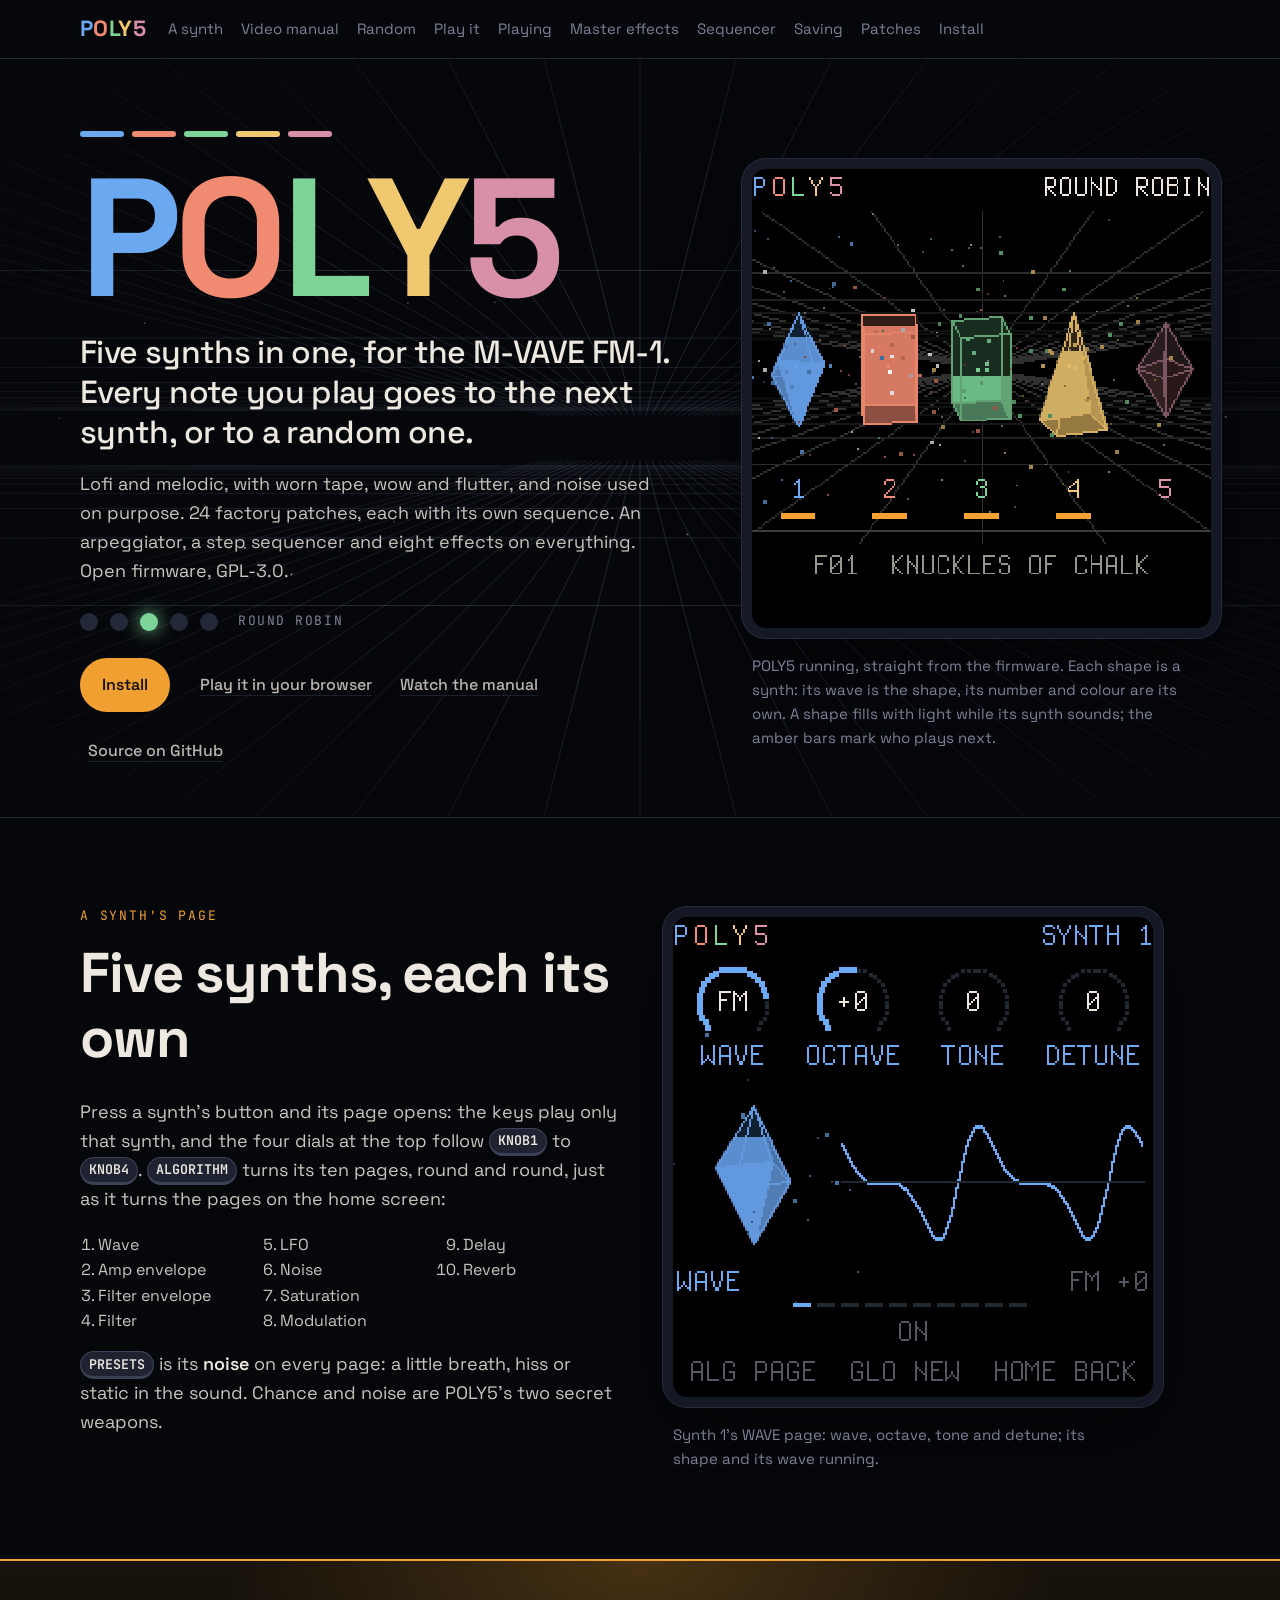
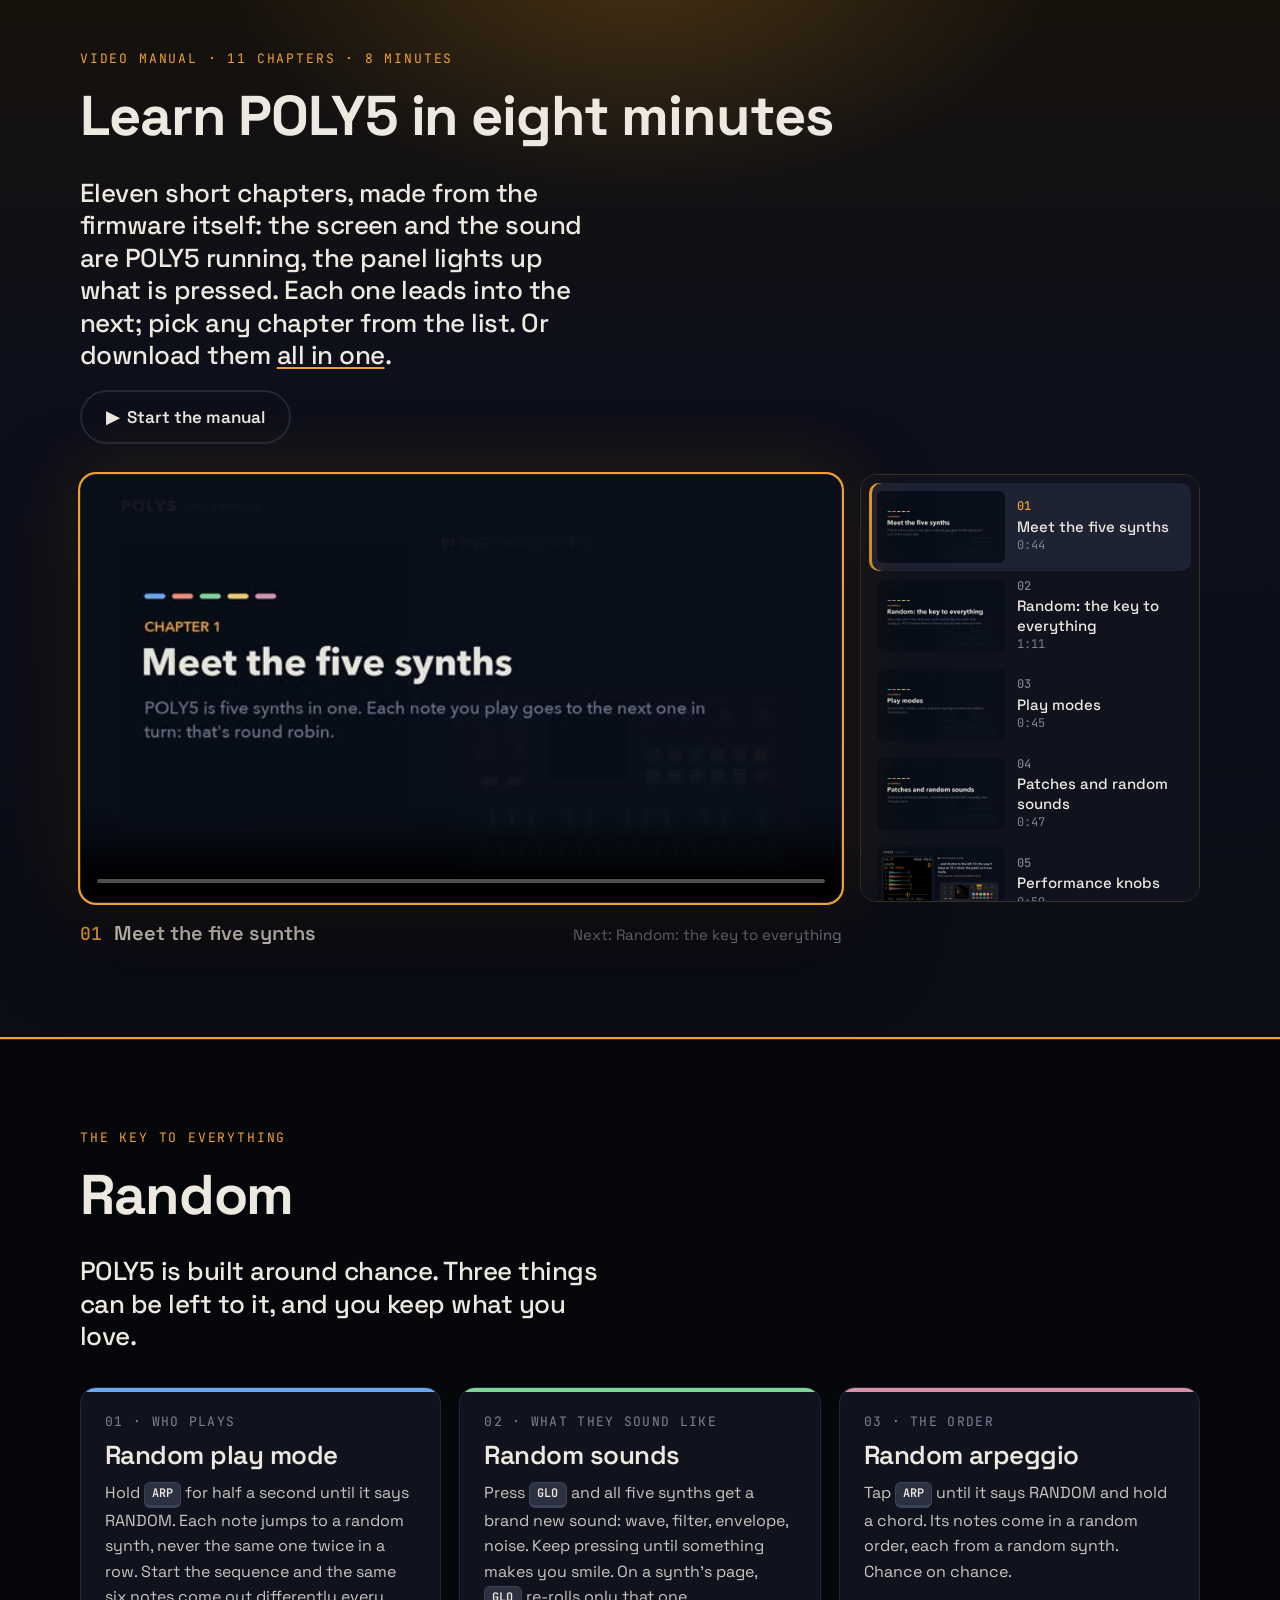
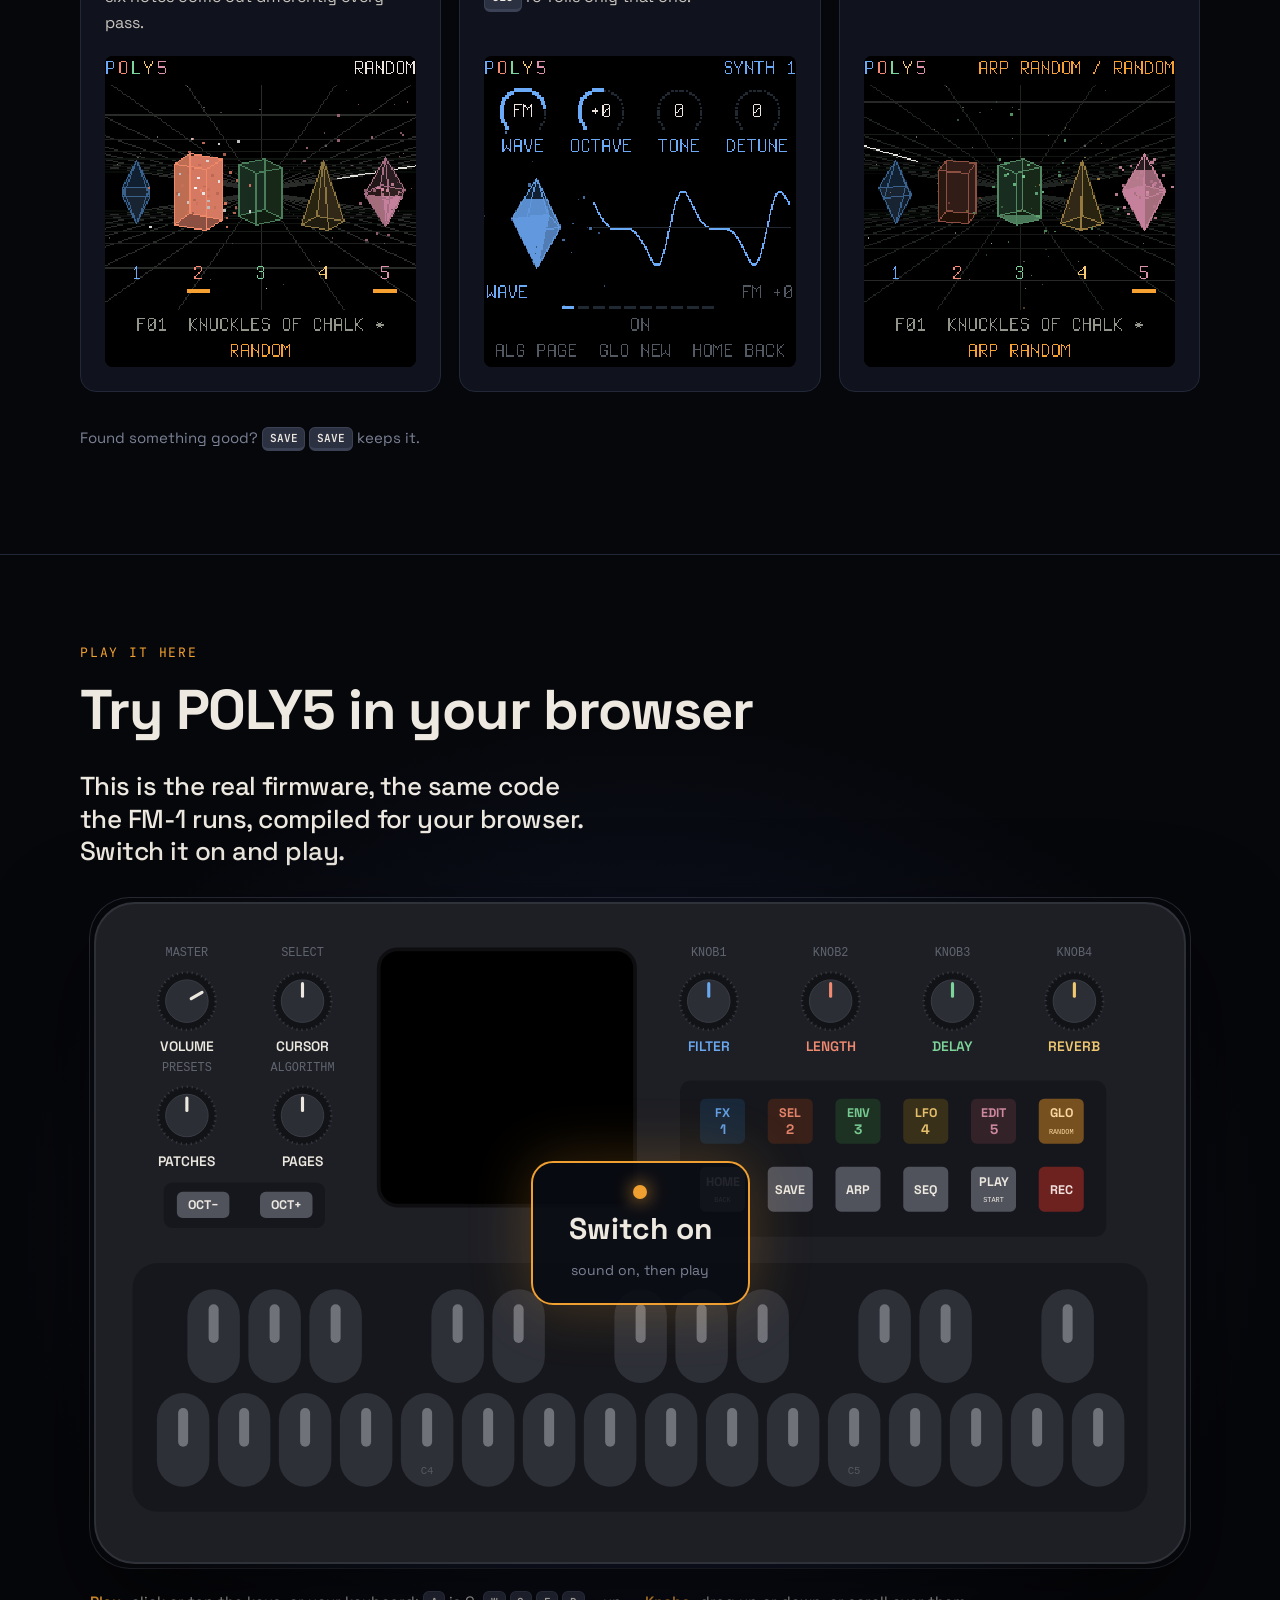
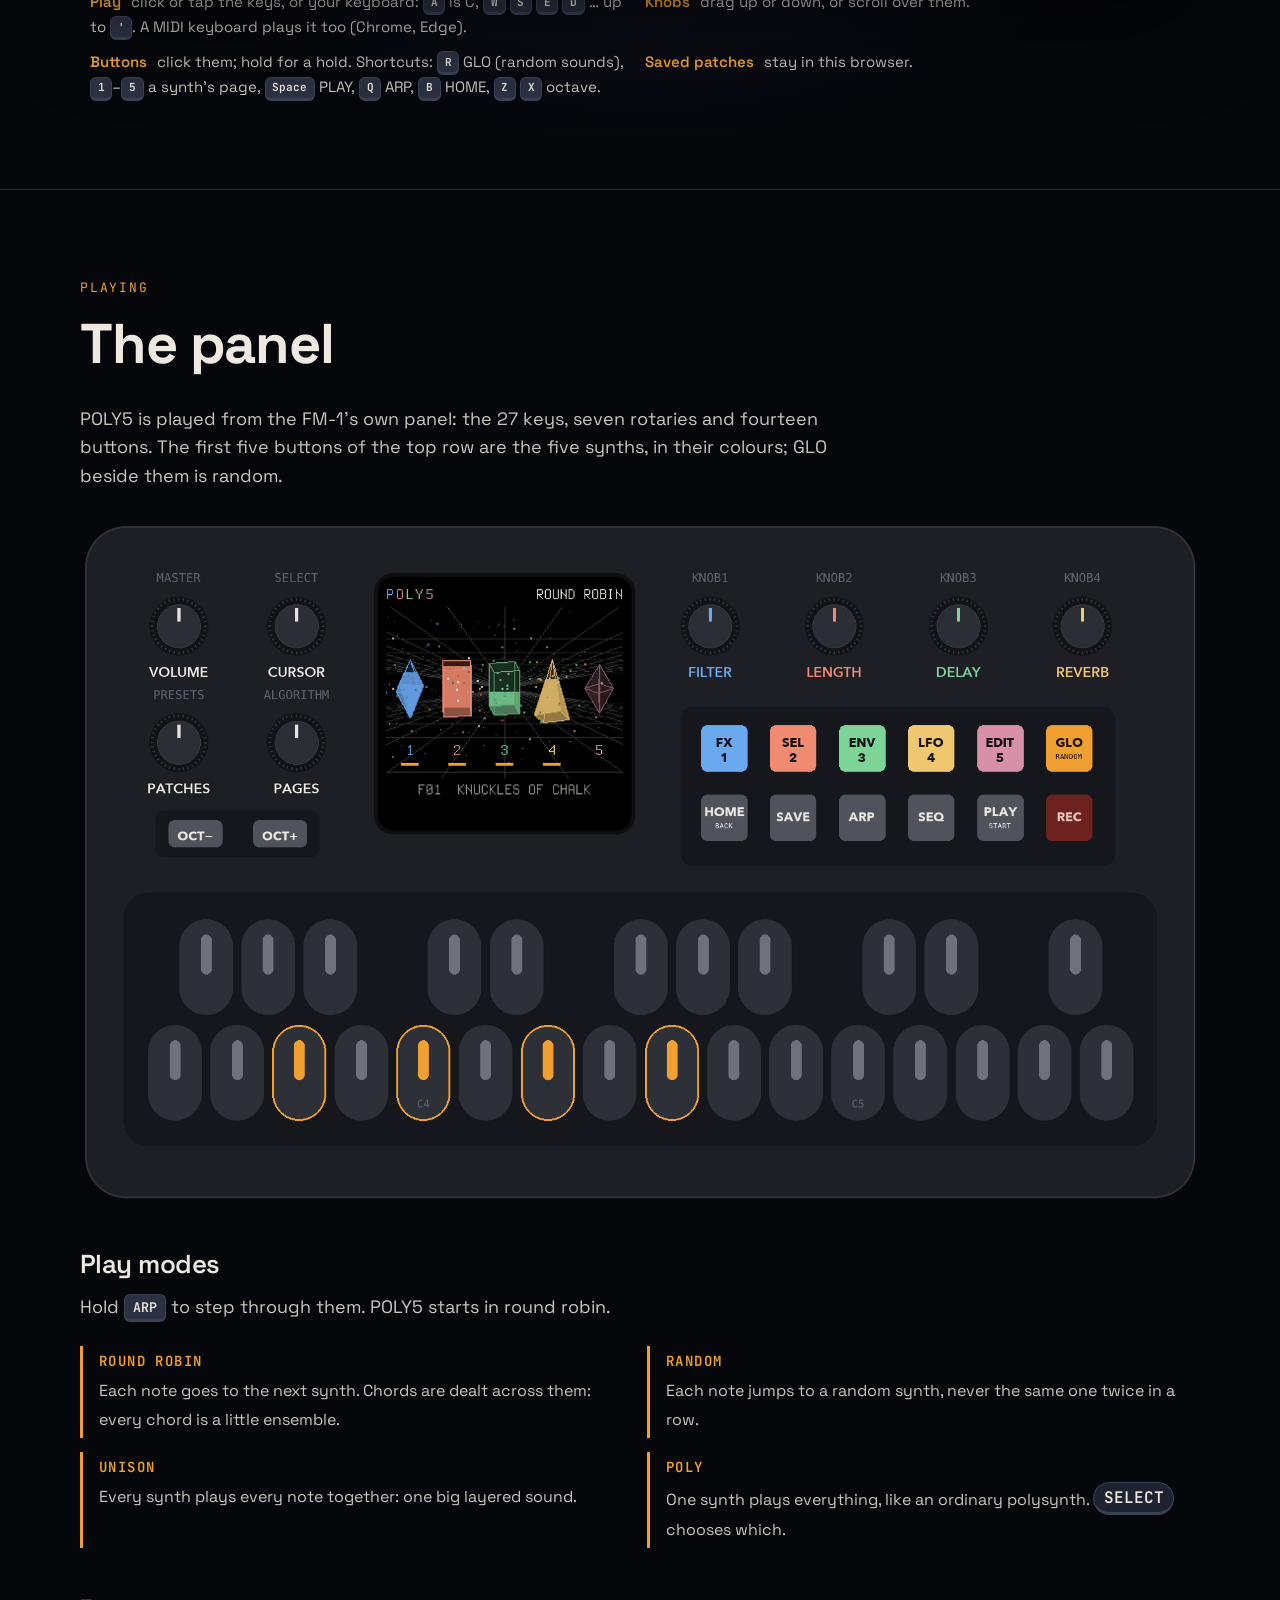
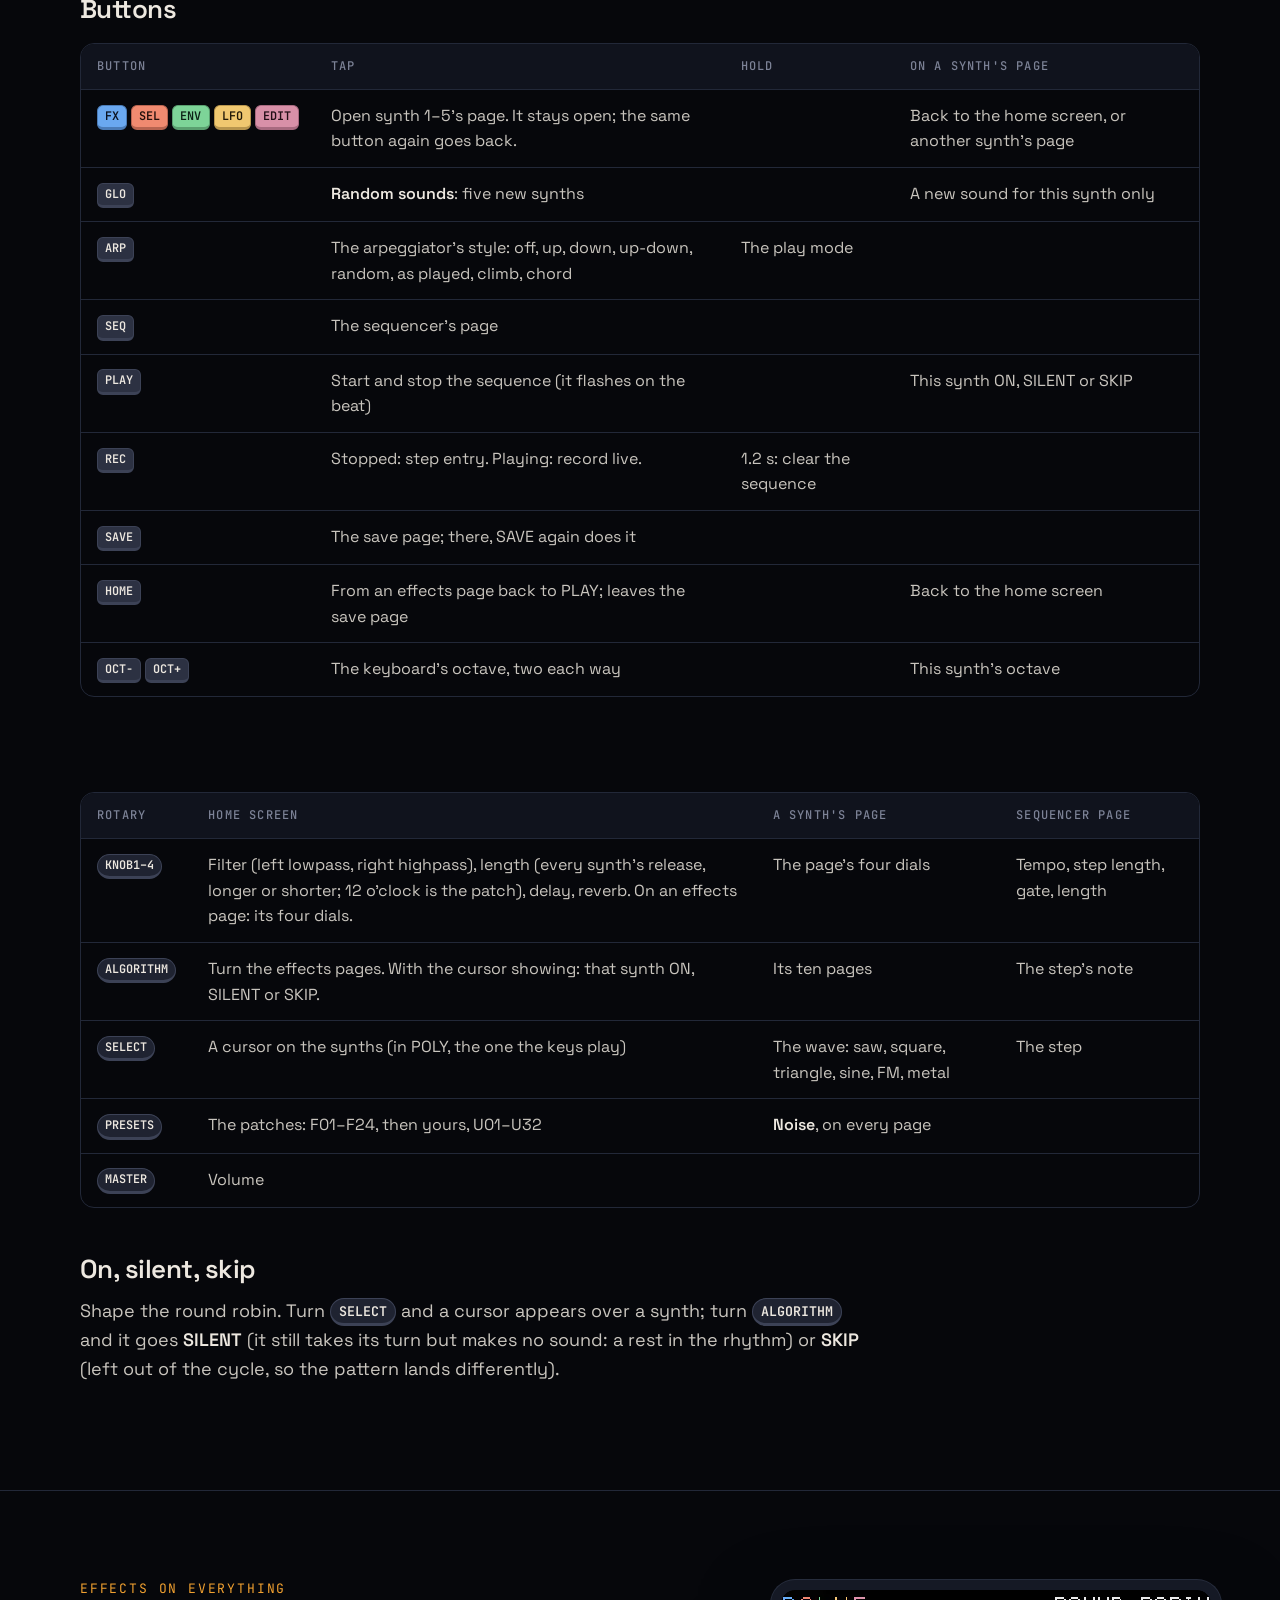
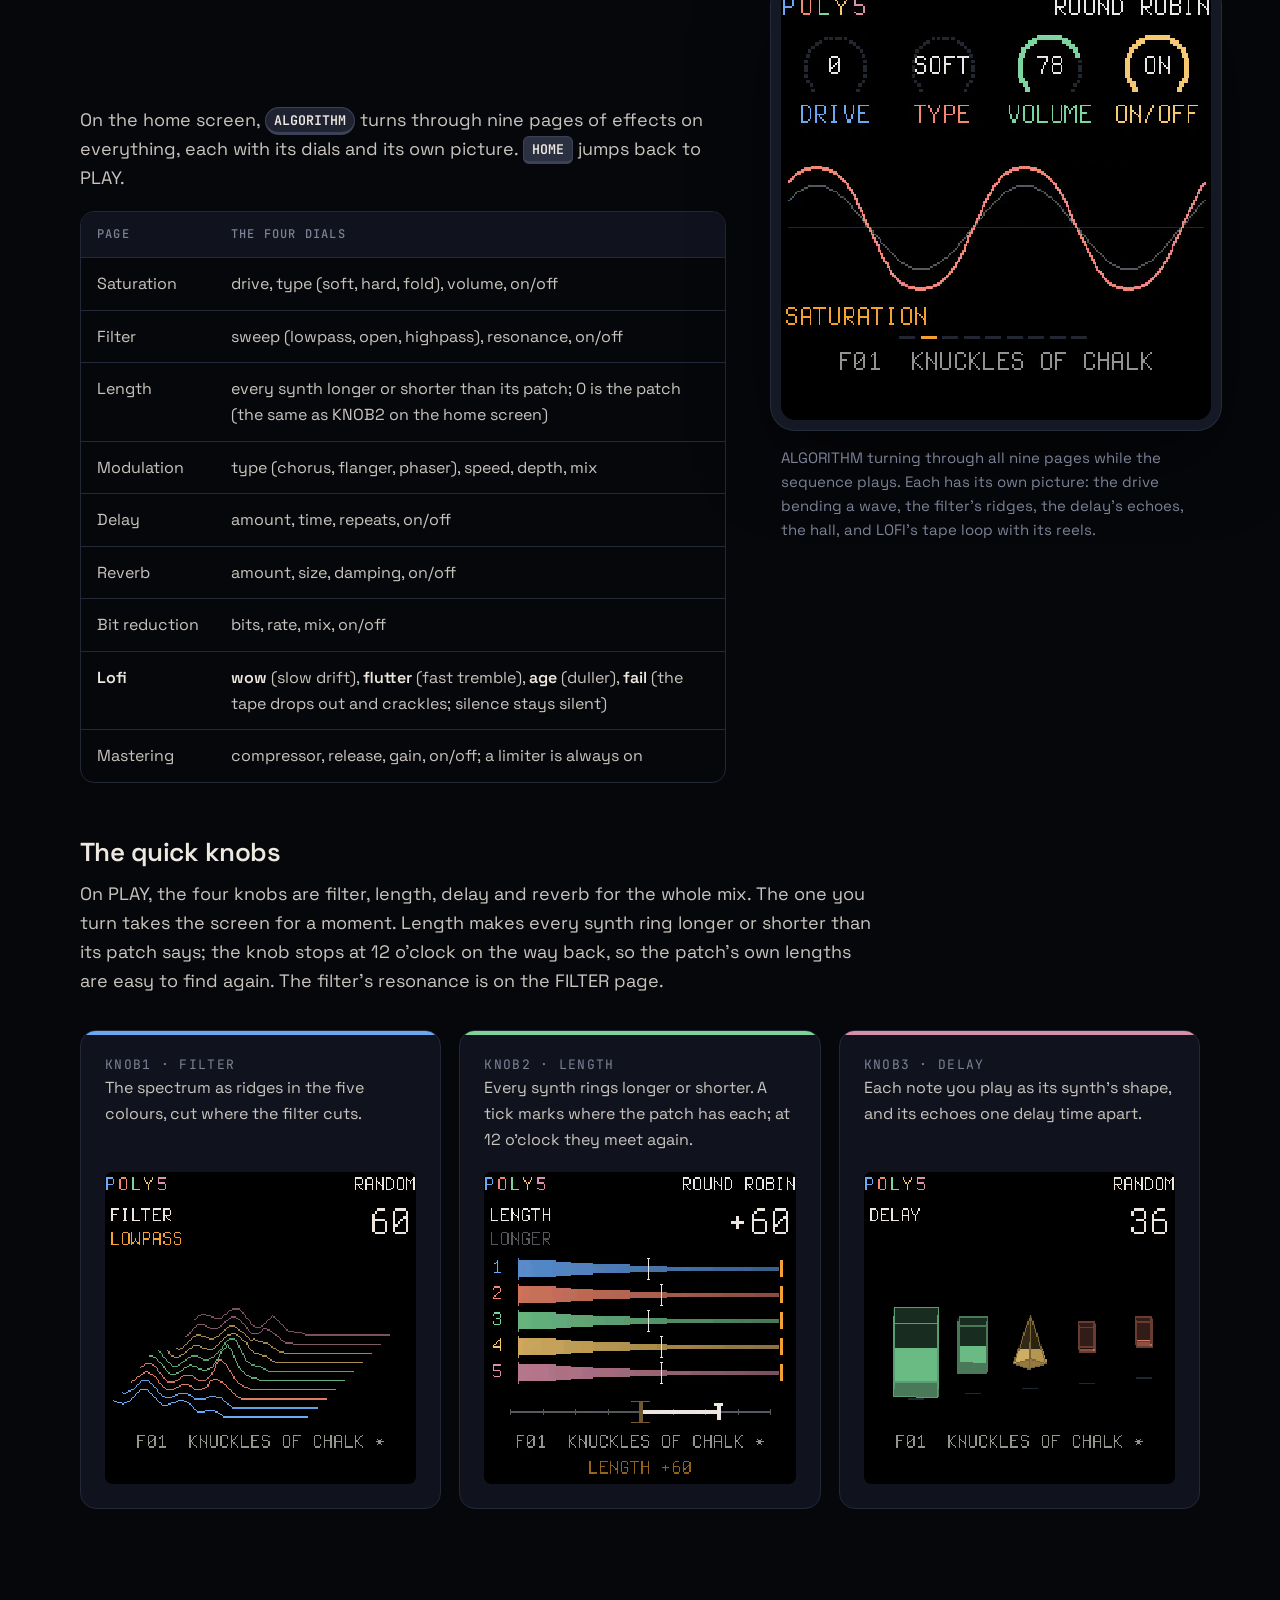
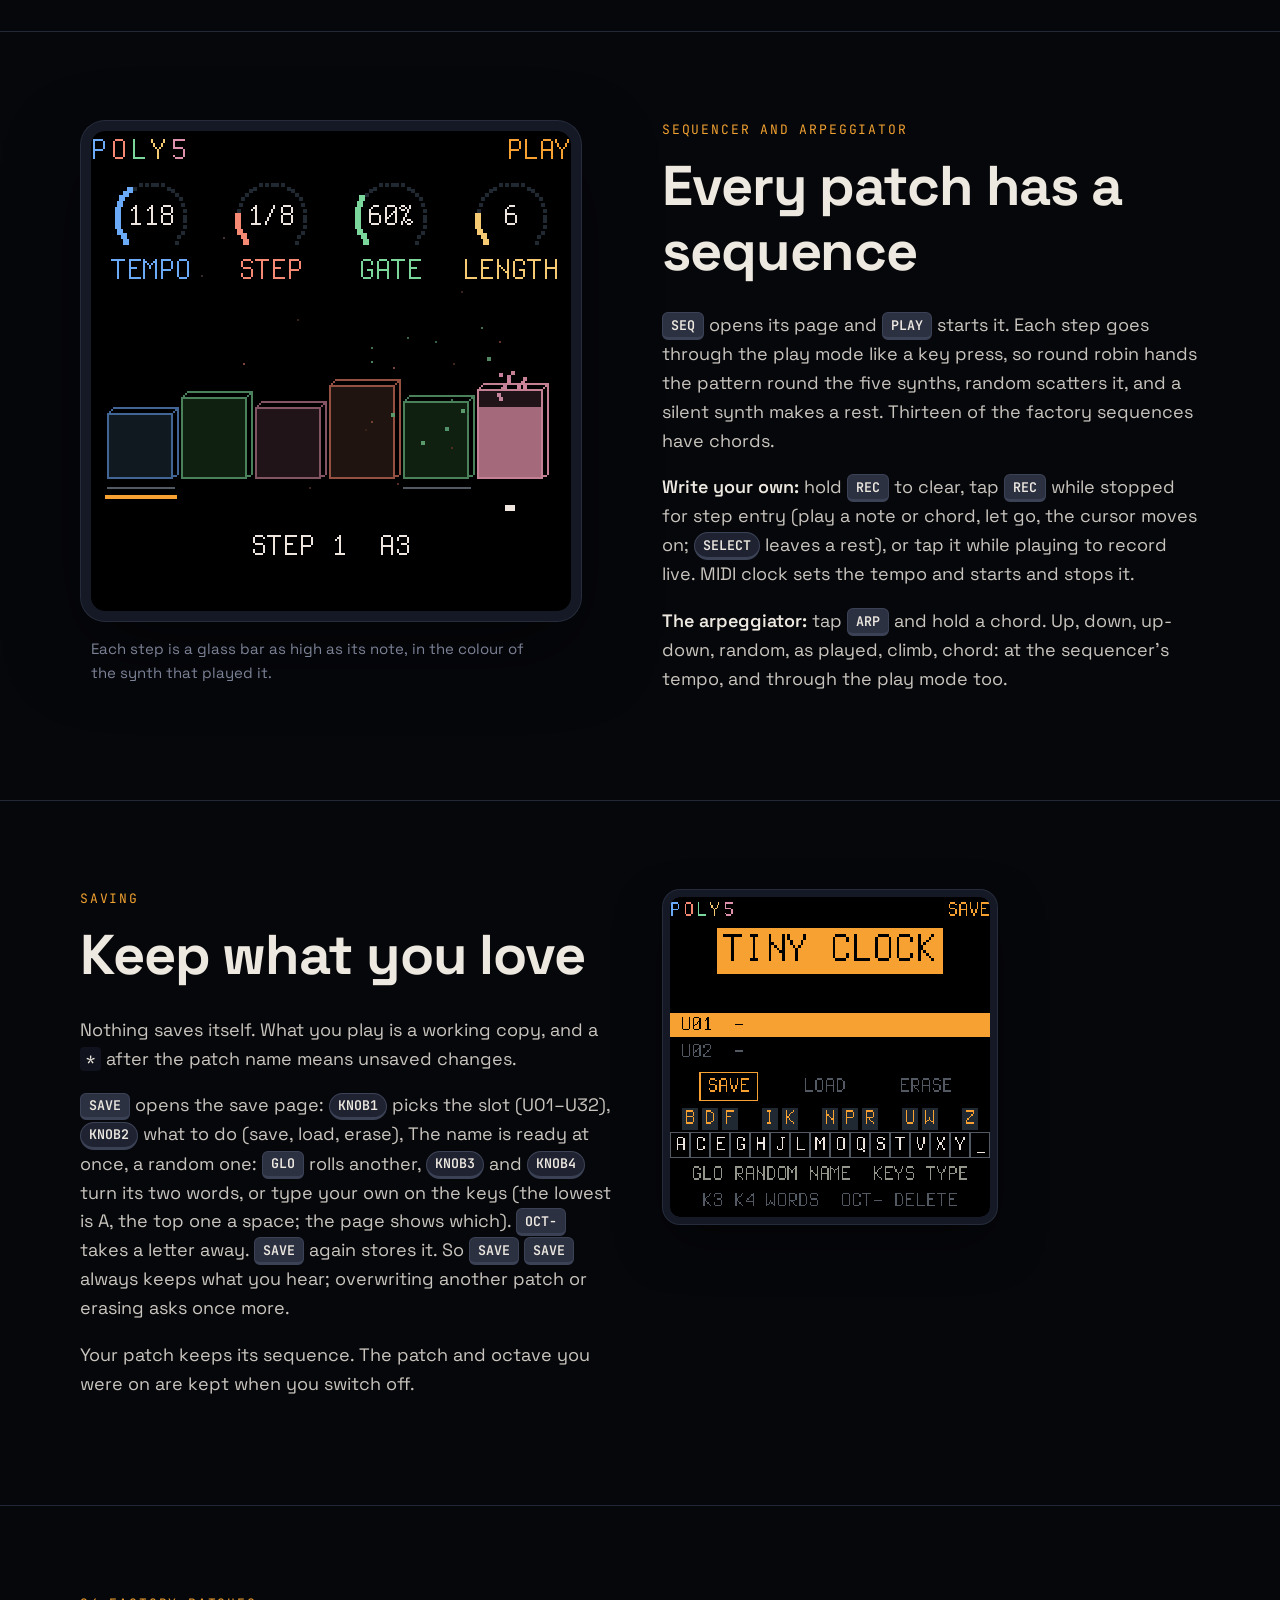
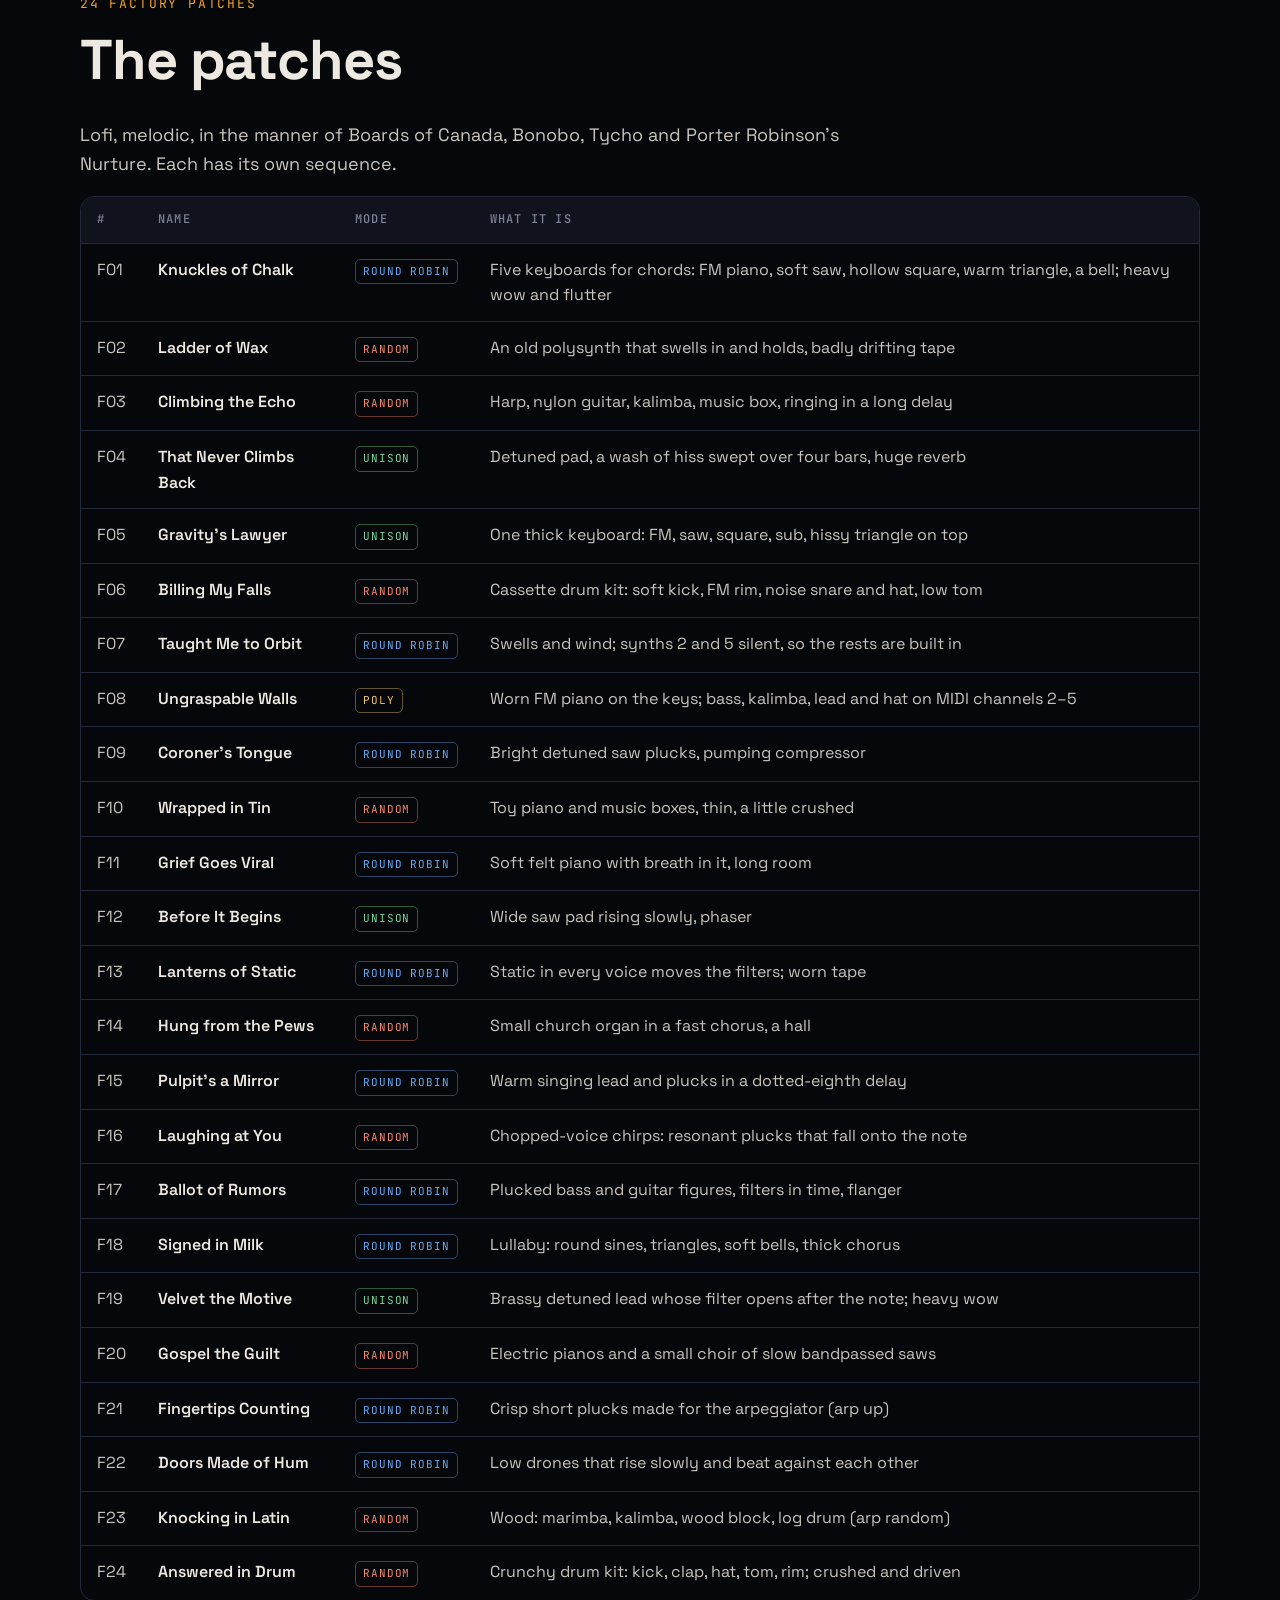
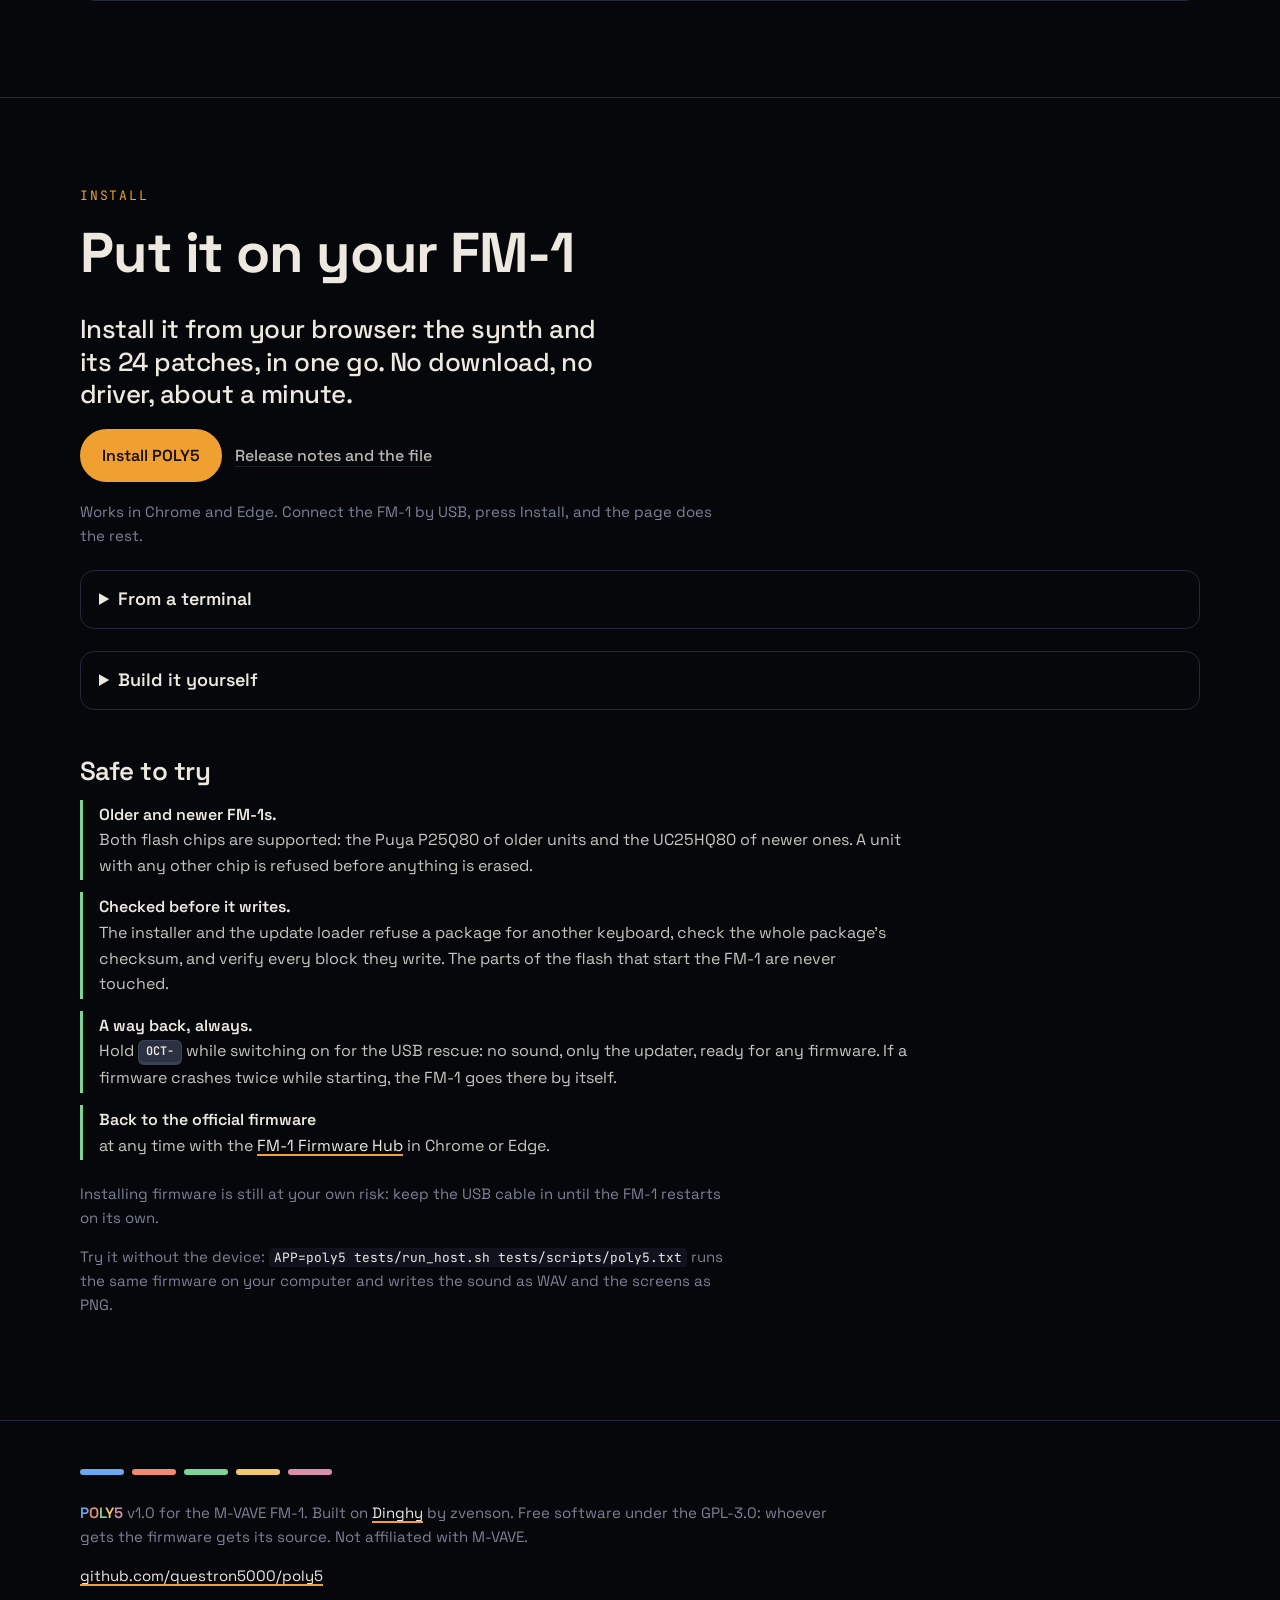
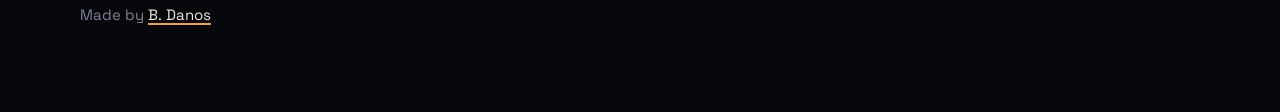
<file: index.html>
<!doctype html>
<html lang="en">
<head>
<meta charset="utf-8">
<meta name="viewport" content="width=device-width, initial-scale=1">
<title>POLY5 for the M-VAVE FM-1</title>
<meta name="description" content="Five synths in one for the M-VAVE FM-1: round robin, random, lofi tape, 24 patches with sequences. Open firmware, GPL-3.0.">
<script>if(!matchMedia("(prefers-reduced-motion: reduce)").matches)document.documentElement.classList.add("anim")</script>
<link rel="preconnect" href="https://fonts.googleapis.com">
<link rel="preconnect" href="https://fonts.gstatic.com" crossorigin>
<link href="https://fonts.googleapis.com/css2?family=JetBrains+Mono:wght@400;500;600&family=Space+Grotesk:wght@400;500;600;700&display=swap" rel="stylesheet">
<link rel="stylesheet" href="site/site.css?v=99345fc2">
</head>
<body>

<nav class="nav" aria-label="Sections">
  <div class="wrap">
    <a class="logo word" href="#top" aria-label="POLY5, top"><span>P</span><span>O</span><span>L</span><span>Y</span><span>5</span></a>
    <ul>
      <li><a href="#synth">A synth</a></li>
      <li><a href="#manual">Video manual</a></li>
      <li><a href="#random">Random</a></li>
      <li><a href="#play">Play it</a></li>
      <li><a href="#playing">Playing</a></li>
      <li><a href="#effects">Master effects</a></li>
      <li><a href="#sequencer">Sequencer</a></li>
      <li><a href="#saving">Saving</a></li>
      <li><a href="#patches">Patches</a></li>
      <li><a href="#install">Install</a></li>
    </ul>
  </div>
</nav>

<header class="hero" id="top">
  <canvas class="hero-grid" id="hero-grid" aria-hidden="true" style="position:absolute;top:0;left:0;width:100%;height:100%;pointer-events:none;z-index:0"></canvas>
  <div class="wrap">
    <div>
      <div class="stripes" aria-hidden="true"><i></i><i></i><i></i><i></i><i></i></div>
      <h1 class="word" aria-label="POLY5"><span>P</span><span>O</span><span>L</span><span>Y</span><span>5</span></h1>
      <p class="lede">Five synths in one, for the M&#8209;VAVE FM&#8209;1. Every note you play goes to the next synth, or to a random one.</p>
      <p class="sub">Lofi and melodic, with worn tape, wow and flutter, and noise used on purpose. 24 factory patches, each with its own sequence. An arpeggiator, a step sequencer and eight effects on everything. Open firmware, GPL-3.0.</p>
      <div class="lights" id="lights" aria-hidden="true"><b></b><b></b><b></b><b></b><b></b><span class="label" id="lights-label">ROUND ROBIN</span></div>
      <div class="btns">
        <a class="btn primary" href="#install">Install</a>
        <a class="btn quiet" href="#play">Play it in your browser</a>
        <a class="btn quiet" href="#manual">Watch the manual</a>
        <a class="btn quiet" href="https://github.com/questron5000/poly5">Source on GitHub</a>
      </div>
    </div>
    <figure class="screen">
      <video id="hero-video" class="screen-video" width="480" height="480" autoplay muted loop playsinline preload="auto" poster="site/img/screen-home-chord.png?v=ec8493ca" aria-label="POLY5 running on the FM&#8209;1's screen: it switches on, the five shapes light up in turn as notes and chords play in round robin, GLO rolls new sounds, then RANDOM mode scatters the notes.">
        <source src="site/img/hero.mp4?v=db12c632" type="video/mp4">
        <img src="site/img/screen-home-chord.png?v=ec8493ca" width="480" height="480" alt="The FM&#8209;1's screen: five glass shapes in a row over a grid, lit in their colours.">
      </video>
      <figcaption>POLY5 running, straight from the firmware. Each shape is a synth: its wave is the shape, its number and colour are its own. A shape fills with light while its synth sounds; the amber bars mark who plays next.</figcaption>
    </figure>
  </div>
</header>

<main>

<section id="synth">
  <div class="wrap split">
    <div>
      <p class="eyebrow">A synth's page</p>
      <h2>Five synths, each its own</h2>
      <p>Press a synth's button and its page opens: the keys play only that synth, and the four dials at the top follow <span class="k r">KNOB1</span> to <span class="k r">KNOB4</span>. <span class="k r">ALGORITHM</span> turns its ten pages, round and round, just as it turns the pages on the home screen:</p>
      <ol class="pages">
        <li>Wave</li><li>Amp envelope</li><li>Filter envelope</li><li>Filter</li><li>LFO</li>
        <li>Noise</li><li>Saturation</li><li>Modulation</li><li>Delay</li><li>Reverb</li>
      </ol>
      <p><span class="k r">PRESETS</span> is its <b>noise</b> on every page: a little breath, hiss or static in the sound. Chance and noise are POLY5's two secret weapons.</p>
    </div>
    <figure class="screen">
      <video class="ui-loop" muted loop playsinline preload="none" width="480" height="480" poster="site/img/screen-synth-page.png?v=ef3c6c93" aria-label="Synth 1's WAVE page."><source src="site/img/loop-synth-page.mp4?v=54172d27" type="video/mp4"></video>
      <figcaption>Synth 1's WAVE page: wave, octave, tone and detune; its shape and its wave running.</figcaption>
    </figure>
  </div>
</section>

<section id="manual" class="manual">
  <div class="wrap">
    <p class="eyebrow">Video manual &middot; 11 chapters &middot; 8 minutes</p>
    <h2>Learn POLY5 in eight minutes</h2>
    <p class="lede" style="font-size:clamp(20px,2.3vw,26px)">Eleven short chapters, made from the firmware itself: the screen and the sound are POLY5 running, the panel lights up what is pressed. Each one leads into the next; pick any chapter from the list. Or download them <a href="manual/videos/poly5-manual-full.mp4?v=0cb5f6cc">all in one</a>.</p>
    <p><button type="button" class="btn manual-start" id="manual-start">&#9654;&ensp;Start the manual</button></p>
    <div class="player">
      <div class="pl-main">
        <div class="video"><video id="pl-video" controls preload="metadata" playsinline poster="site/img/poster-01-welcome.jpg?v=1cbab043" src="manual/videos/01-welcome.mp4?v=82d508bd"></video></div>
        <p class="pl-now"><b id="pl-num">01</b><span id="pl-title">Meet the five synths</span><span class="pl-next" id="pl-next">Next: Random: the key to everything</span></p>
      </div>
      <ol class="pl-list" id="pl-list" aria-label="Chapters">
        <li><button type="button" class="pl-item on" data-src="manual/videos/01-welcome.mp4?v=82d508bd" data-poster="site/img/poster-01-welcome.jpg?v=1cbab043" aria-current="true">
          <img src="site/img/poster-01-welcome.jpg?v=1cbab043" width="640" height="360" alt="" loading="lazy">
          <span class="pl-text"><b>01</b><span class="pl-title">Meet the five synths</span><span class="pl-dur">0:44</span></span>
        </button></li>
        <li><button type="button" class="pl-item" data-src="manual/videos/02-random.mp4?v=0364bb97" data-poster="site/img/poster-02-random.jpg?v=0adaabf7">
          <img src="site/img/poster-02-random.jpg?v=0adaabf7" width="640" height="360" alt="" loading="lazy">
          <span class="pl-text"><b>02</b><span class="pl-title">Random: the key to everything</span><span class="pl-dur">1:11</span></span>
        </button></li>
        <li><button type="button" class="pl-item" data-src="manual/videos/03-play-modes.mp4?v=d9cfe7b0" data-poster="site/img/poster-03-play-modes.jpg?v=ca2d323b">
          <img src="site/img/poster-03-play-modes.jpg?v=ca2d323b" width="640" height="360" alt="" loading="lazy">
          <span class="pl-text"><b>03</b><span class="pl-title">Play modes</span><span class="pl-dur">0:45</span></span>
        </button></li>
        <li><button type="button" class="pl-item" data-src="manual/videos/04-patches-and-random.mp4?v=e92b037e" data-poster="site/img/poster-04-patches-and-random.jpg?v=eadd4350">
          <img src="site/img/poster-04-patches-and-random.jpg?v=eadd4350" width="640" height="360" alt="" loading="lazy">
          <span class="pl-text"><b>04</b><span class="pl-title">Patches and random sounds</span><span class="pl-dur">0:47</span></span>
        </button></li>
        <li><button type="button" class="pl-item" data-src="manual/videos/05-performance-knobs.mp4?v=133f8f5c" data-poster="site/img/poster-05-performance-knobs.jpg?v=837f3955">
          <img src="site/img/poster-05-performance-knobs.jpg?v=837f3955" width="640" height="360" alt="" loading="lazy">
          <span class="pl-text"><b>05</b><span class="pl-title">Performance knobs</span><span class="pl-dur">0:59</span></span>
        </button></li>
        <li><button type="button" class="pl-item" data-src="manual/videos/06-on-silent-skip.mp4?v=06628e54" data-poster="site/img/poster-06-on-silent-skip.jpg?v=82cb8fa6">
          <img src="site/img/poster-06-on-silent-skip.jpg?v=82cb8fa6" width="640" height="360" alt="" loading="lazy">
          <span class="pl-text"><b>06</b><span class="pl-title">On, silent, skip</span><span class="pl-dur">0:32</span></span>
        </button></li>
        <li><button type="button" class="pl-item" data-src="manual/videos/07-a-synths-page.mp4?v=0703fb77" data-poster="site/img/poster-07-a-synths-page.jpg?v=c6cd6037">
          <img src="site/img/poster-07-a-synths-page.jpg?v=c6cd6037" width="640" height="360" alt="" loading="lazy">
          <span class="pl-text"><b>07</b><span class="pl-title">A synth's page</span><span class="pl-dur">0:40</span></span>
        </button></li>
        <li><button type="button" class="pl-item" data-src="manual/videos/08-master-effects.mp4?v=319d57e8" data-poster="site/img/poster-08-master-effects.jpg?v=f7bd9726">
          <img src="site/img/poster-08-master-effects.jpg?v=f7bd9726" width="640" height="360" alt="" loading="lazy">
          <span class="pl-text"><b>08</b><span class="pl-title">The effects pages</span><span class="pl-dur">1:01</span></span>
        </button></li>
        <li><button type="button" class="pl-item" data-src="manual/videos/09-sequencer.mp4?v=ac70a43e" data-poster="site/img/poster-09-sequencer.jpg?v=d6a2e894">
          <img src="site/img/poster-09-sequencer.jpg?v=d6a2e894" width="640" height="360" alt="" loading="lazy">
          <span class="pl-text"><b>09</b><span class="pl-title">The sequencer</span><span class="pl-dur">0:50</span></span>
        </button></li>
        <li><button type="button" class="pl-item" data-src="manual/videos/10-arpeggiator.mp4?v=e321f551" data-poster="site/img/poster-10-arpeggiator.jpg?v=201ceb0f">
          <img src="site/img/poster-10-arpeggiator.jpg?v=201ceb0f" width="640" height="360" alt="" loading="lazy">
          <span class="pl-text"><b>10</b><span class="pl-title">The arpeggiator</span><span class="pl-dur">0:35</span></span>
        </button></li>
        <li><button type="button" class="pl-item" data-src="manual/videos/11-saving.mp4?v=5d685c8b" data-poster="site/img/poster-11-saving.jpg?v=0d167dd8">
          <img src="site/img/poster-11-saving.jpg?v=0d167dd8" width="640" height="360" alt="" loading="lazy">
          <span class="pl-text"><b>11</b><span class="pl-title">Saving your patches</span><span class="pl-dur">0:41</span></span>
        </button></li>
      </ol>
    </div>
  </div>
</section>

<section id="random">
  <div class="wrap">
    <p class="eyebrow">The key to everything</p>
    <h2>Random</h2>
    <p class="lede" style="font-size:clamp(20px,2.3vw,26px)">POLY5 is built around chance. Three things can be left to it, and you keep what you love.</p>
    <div class="cards">
      <div class="card">
        <span class="n">01 &middot; WHO PLAYS</span>
        <h3>Random play mode</h3>
        <p>Hold <span class="k">ARP</span> for half a second until it says RANDOM. Each note jumps to a random synth, never the same one twice in a row. Start the sequence and the same six notes come out differently every pass.</p>
        <video class="ui-loop" muted loop playsinline preload="none" width="480" height="480" poster="site/img/screen-random.png?v=a11a3547" aria-label="The home screen in RANDOM mode, two synths lit."><source src="site/img/loop-random.mp4?v=c0c61153" type="video/mp4"></video>
      </div>
      <div class="card">
        <span class="n">02 &middot; WHAT THEY SOUND LIKE</span>
        <h3>Random sounds</h3>
        <p>Press <span class="k">GLO</span> and all five synths get a brand new sound: wave, filter, envelope, noise. Keep pressing until something makes you smile. On a synth's page, <span class="k">GLO</span> re-rolls only that one.</p>
        <video class="ui-loop" muted loop playsinline preload="none" width="480" height="480" poster="site/img/screen-synth-page.png?v=ef3c6c93" aria-label="Synth 1's page: wave FM, octave, tone and detune dials, its shape and its wave running."><source src="site/img/loop-synth-page.mp4?v=54172d27" type="video/mp4"></video>
      </div>
      <div class="card">
        <span class="n">03 &middot; THE ORDER</span>
        <h3>Random arpeggio</h3>
        <p>Tap <span class="k">ARP</span> until it says RANDOM and hold a chord. Its notes come in a random order, each from a random synth. Chance on chance.</p>
        <video class="ui-loop" muted loop playsinline preload="none" width="480" height="480" poster="site/img/screen-arp-random.png?v=2d38ea55" aria-label="The home screen with ARP RANDOM / RR in the header, a chord held, one synth lit at a time."><source src="site/img/loop-arp-random.mp4?v=68b56ef9" type="video/mp4"></video>
      </div>
    </div>
    <p class="note" style="margin-top:12px">Found something good? <span class="k">SAVE</span> <span class="k">SAVE</span> keeps it.</p>
  </div>
</section>

<section id="play" class="play">
  <div class="wrap">
    <p class="eyebrow">Play it here</p>
    <h2>Try POLY5 in your browser</h2>
    <p class="lede" style="font-size:clamp(20px,2.3vw,26px)">This is the real firmware, the same code the FM&#8209;1 runs, compiled for your browser. Switch it on and play.</p>
    <div class="p5" id="p5" data-wasm="site/play/poly5.wasm?v=207ff7e4" data-worklet="site/play/poly5-worklet.js?v=bdee7d7f"></div>
    <div class="p5-help">
      <div><b>Play</b> click or tap the keys, or your keyboard: <span class="k">A</span> is C, <span class="k">W</span> <span class="k">S</span> <span class="k">E</span> <span class="k">D</span> &hellip; up to <span class="k">'</span>. A MIDI keyboard plays it too (Chrome, Edge).</div>
      <div><b>Knobs</b> drag up or down, or scroll over them.</div>
      <div><b>Buttons</b> click them; hold for a hold. Shortcuts: <span class="k">R</span> GLO (random sounds), <span class="k">1</span>&ndash;<span class="k">5</span> a synth's page, <span class="k">Space</span> PLAY, <span class="k">Q</span> ARP, <span class="k">B</span> HOME, <span class="k">Z</span> <span class="k">X</span> octave.</div>
      <div><b>Saved patches</b> stay in this browser.</div>
    </div>
  </div>
</section>

<section id="playing">
  <div class="wrap">
    <p class="eyebrow">Playing</p>
    <h2>The panel</h2>
    <p>POLY5 is played from the FM&#8209;1's own panel: the 27 keys, seven rotaries and fourteen buttons. The first five buttons of the top row are the five synths, in their colours; GLO beside them is random.</p>
    <img class="panel-pic" src="site/img/panel.png?v=dd4abd3a" width="1760" height="1072" alt="The FM&#8209;1's panel as POLY5 uses it. Left: MASTER (volume), SELECT (cursor), PRESETS (patches), ALGORITHM (pages), OCT minus and plus. Middle: the square screen showing POLY5. Right: KNOB1 to KNOB4 (filter, length, delay, reverb) and twelve buttons: FX, SEL, ENV, LFO, EDIT in the five synths' colours, numbered 1 to 5, GLO in amber for random; HOME, SAVE, ARP, SEQ, PLAY, REC. Below: 27 pill-shaped keys with light slits, a chord lit.">

    <h3>Play modes</h3>
    <p>Hold <span class="k">ARP</span> to step through them. POLY5 starts in round robin.</p>
    <div class="modes">
      <div class="mode"><b>ROUND ROBIN</b><span>Each note goes to the next synth. Chords are dealt across them: every chord is a little ensemble.</span></div>
      <div class="mode"><b>RANDOM</b><span>Each note jumps to a random synth, never the same one twice in a row.</span></div>
      <div class="mode"><b>UNISON</b><span>Every synth plays every note together: one big layered sound.</span></div>
      <div class="mode"><b>POLY</b><span>One synth plays everything, like an ordinary polysynth. <span class="k r">SELECT</span> chooses which.</span></div>
    </div>

    <h3>Buttons</h3>
    <div class="table">
      <table>
        <thead><tr><th>Button</th><th>Tap</th><th>Hold</th><th>On a synth's page</th></tr></thead>
        <tbody>
          <tr><td><span class="k c1">FX</span> <span class="k c2">SEL</span> <span class="k c3">ENV</span> <span class="k c4">LFO</span> <span class="k c5">EDIT</span></td><td>Open synth 1&ndash;5's page. It stays open; the same button again goes back.</td><td></td><td>Back to the home screen, or another synth's page</td></tr>
          <tr><td><span class="k">GLO</span></td><td><b>Random sounds</b>: five new synths</td><td></td><td>A new sound for this synth only</td></tr>
          <tr><td><span class="k">ARP</span></td><td>The arpeggiator's style: off, up, down, up-down, random, as played, climb, chord</td><td>The play mode</td><td></td></tr>
          <tr><td><span class="k">SEQ</span></td><td>The sequencer's page</td><td></td><td></td></tr>
          <tr><td><span class="k">PLAY</span></td><td>Start and stop the sequence (it flashes on the beat)</td><td></td><td>This synth ON, SILENT or SKIP</td></tr>
          <tr><td><span class="k">REC</span></td><td>Stopped: step entry. Playing: record live.</td><td>1.2&nbsp;s: clear the sequence</td><td></td></tr>
          <tr><td><span class="k">SAVE</span></td><td>The save page; there, SAVE again does it</td><td></td><td></td></tr>
          <tr><td><span class="k">HOME</span></td><td>From an effects page back to PLAY; leaves the save page</td><td></td><td>Back to the home screen</td></tr>
          <tr><td><span class="k">OCT&minus;</span> <span class="k">OCT+</span></td><td>The keyboard's octave, two each way</td><td></td><td>This synth's octave</td></tr>
        </tbody>
      </table>
    </div>

    <h3>Rotaries</h3>
    <div class="table">
      <table>
        <thead><tr><th>Rotary</th><th>Home screen</th><th>A synth's page</th><th>Sequencer page</th></tr></thead>
        <tbody>
          <tr><td><span class="k r">KNOB1&ndash;4</span></td><td>Filter (left lowpass, right highpass), length (every synth's release, longer or shorter; 12 o'clock is the patch), delay, reverb. On an effects page: its four dials.</td><td>The page's four dials</td><td>Tempo, step length, gate, length</td></tr>
          <tr><td><span class="k r">ALGORITHM</span></td><td>Turn the effects pages. With the cursor showing: that synth ON, SILENT or SKIP.</td><td>Its ten pages</td><td>The step's note</td></tr>
          <tr><td><span class="k r">SELECT</span></td><td>A cursor on the synths (in POLY, the one the keys play)</td><td>The wave: saw, square, triangle, sine, FM, metal</td><td>The step</td></tr>
          <tr><td><span class="k r">PRESETS</span></td><td>The patches: F01&ndash;F24, then yours, U01&ndash;U32</td><td><b>Noise</b>, on every page</td><td></td></tr>
          <tr><td><span class="k r">MASTER</span></td><td colspan="3">Volume</td></tr>
        </tbody>
      </table>
    </div>

    <h3>On, silent, skip</h3>
    <p>Shape the round robin. Turn <span class="k r">SELECT</span> and a cursor appears over a synth; turn <span class="k r">ALGORITHM</span> and it goes <b>SILENT</b> (it still takes its turn but makes no sound: a rest in the rhythm) or <b>SKIP</b> (left out of the cycle, so the pattern lands differently).</p>
  </div>
</section>

<section id="effects">
  <div class="wrap">
    <div class="split wide-left">
      <div>
        <p class="eyebrow">Effects on everything</p>
        <h2>Master effects</h2>
        <p>On the home screen, <span class="k r">ALGORITHM</span> turns through nine pages of effects on everything, each with its dials and its own picture. <span class="k">HOME</span> jumps back to PLAY.</p>
        <div class="table">
          <table>
            <thead><tr><th>Page</th><th>The four dials</th></tr></thead>
            <tbody>
              <tr><td>Saturation</td><td>drive, type (soft, hard, fold), volume, on/off</td></tr>
              <tr><td>Filter</td><td>sweep (lowpass, open, highpass), resonance, on/off</td></tr>
              <tr><td>Length</td><td>every synth longer or shorter than its patch; 0 is the patch (the same as KNOB2 on the home screen)</td></tr>
              <tr><td>Modulation</td><td>type (chorus, flanger, phaser), speed, depth, mix</td></tr>
              <tr><td>Delay</td><td>amount, time, repeats, on/off</td></tr>
              <tr><td>Reverb</td><td>amount, size, damping, on/off</td></tr>
              <tr><td>Bit reduction</td><td>bits, rate, mix, on/off</td></tr>
              <tr><td><b>Lofi</b></td><td><b>wow</b> (slow drift), <b>flutter</b> (fast tremble), <b>age</b> (duller), <b>fail</b> (the tape drops out and crackles; silence stays silent)</td></tr>
              <tr><td>Mastering</td><td>compressor, release, gain, on/off; a limiter is always on</td></tr>
            </tbody>
          </table>
        </div>
      </div>
      <figure class="screen">
        <video class="ui-loop" muted loop playsinline preload="none" width="480" height="480" poster="site/img/screen-master-pages.png?v=a09bc861" aria-label="POLY5 running with its sequence while ALGORITHM turns through the nine master pages: saturation, filter, length, modulation, delay, reverb, bit reduction, lofi and mastering, each with four dials and its own picture."><source src="site/img/loop-master-pages.mp4?v=9093f4e9" type="video/mp4"></video>
        <figcaption>ALGORITHM turning through all nine pages while the sequence plays. Each has its own picture: the drive bending a wave, the filter's ridges, the delay's echoes, the hall, and LOFI's tape loop with its reels.</figcaption>
      </figure>
    </div>
    <h3>The quick knobs</h3>
    <p>On PLAY, the four knobs are filter, length, delay and reverb for the whole mix. The one you turn takes the screen for a moment. Length makes every synth ring longer or shorter than its patch says; the knob stops at 12 o'clock on the way back, so the patch's own lengths are easy to find again. The filter's resonance is on the FILTER page.</p>
    <div class="cards">
      <div class="card"><span class="n">KNOB1 &middot; FILTER</span><p>The spectrum as ridges in the five colours, cut where the filter cuts.</p><video class="ui-loop" muted loop playsinline preload="none" width="480" height="480" poster="site/img/screen-filter.png?v=ead12741" aria-label="The filter takeover: LOWPASS 60, coloured ridges."><source src="site/img/loop-filter.mp4?v=8837e41e" type="video/mp4"></video></div>
      <div class="card"><span class="n">KNOB2 &middot; LENGTH</span><p>Every synth rings longer or shorter. A tick marks where the patch has each; at 12 o'clock they meet again.</p><video class="ui-loop" muted loop playsinline preload="none" width="480" height="480" poster="site/img/screen-length.png?v=050f16e0" aria-label="The length takeover: five tails in the synths' colours growing past their ticks, a scale below with its middle marked."><source src="site/img/loop-length.mp4?v=77eaa9bc" type="video/mp4"></video></div>
      <div class="card"><span class="n">KNOB3 &middot; DELAY</span><p>Each note you play as its synth's shape, and its echoes one delay time apart.</p><video class="ui-loop" muted loop playsinline preload="none" width="480" height="480" poster="site/img/screen-delay.png?v=f57dedc4" aria-label="The delay takeover: a shape and its fading echoes."><source src="site/img/loop-delay.mp4?v=b2adcdce" type="video/mp4"></video></div>
    </div>
  </div>
</section>

<section id="sequencer">
  <div class="wrap split">
    <figure class="screen">
      <video class="ui-loop" muted loop playsinline preload="none" width="480" height="480" poster="site/img/screen-sequencer.png?v=235da3e6" aria-label="The sequencer page: tempo 118, step 1/8, gate 60%, length 6; six glass bars in the synths' colours."><source src="site/img/loop-sequencer.mp4?v=cdd3db23" type="video/mp4"></video>
      <figcaption>Each step is a glass bar as high as its note, in the colour of the synth that played it.</figcaption>
    </figure>
    <div>
      <p class="eyebrow">Sequencer and arpeggiator</p>
      <h2>Every patch has a sequence</h2>
      <p><span class="k">SEQ</span> opens its page and <span class="k">PLAY</span> starts it. Each step goes through the play mode like a key press, so round robin hands the pattern round the five synths, random scatters it, and a silent synth makes a rest. Thirteen of the factory sequences have chords.</p>
      <p><b>Write your own:</b> hold <span class="k">REC</span> to clear, tap <span class="k">REC</span> while stopped for step entry (play a note or chord, let go, the cursor moves on; <span class="k r">SELECT</span> leaves a rest), or tap it while playing to record live. MIDI clock sets the tempo and starts and stops it.</p>
      <p><b>The arpeggiator:</b> tap <span class="k">ARP</span> and hold a chord. Up, down, up-down, random, as played, climb, chord: at the sequencer's tempo, and through the play mode too.</p>
    </div>
  </div>
</section>

<section id="saving">
  <div class="wrap split">
    <div>
      <p class="eyebrow">Saving</p>
      <h2>Keep what you love</h2>
      <p>Nothing saves itself. What you play is a working copy, and a <code>*</code> after the patch name means unsaved changes.</p>
      <p><span class="k">SAVE</span> opens the save page: <span class="k r">KNOB1</span> picks the slot (U01&ndash;U32), <span class="k r">KNOB2</span> what to do (save, load, erase), The name is ready at once, a random one: <span class="k">GLO</span> rolls another, <span class="k r">KNOB3</span> and <span class="k r">KNOB4</span> turn its two words, or type your own on the keys (the lowest is A, the top one a space; the page shows which). <span class="k">OCT&minus;</span> takes a letter away. <span class="k">SAVE</span> again stores it. So <span class="k">SAVE</span> <span class="k">SAVE</span> always keeps what you hear; overwriting another patch or erasing asks once more.</p>
      <p>Your patch keeps its sequence. The patch and octave you were on are kept when you switch off.</p>
    </div>
    <figure class="screen small">
      <video class="ui-loop" muted loop playsinline preload="none" width="480" height="480" poster="site/img/screen-save.png?v=8e89f31d" aria-label="The save page: the name large at the top, first random ones, then WARM TAPES typed on the keys; the slots, SAVE LOAD ERASE, and the keys drawn with their letters."><source src="site/img/loop-save.mp4?v=626ff01a" type="video/mp4"></video>
    </figure>
  </div>
</section>

<section id="patches">
  <div class="wrap">
    <p class="eyebrow">24 factory patches</p>
    <h2>The patches</h2>
    <p>Lofi, melodic, in the manner of Boards of Canada, Bonobo, Tycho and Porter Robinson's Nurture. Each has its own sequence.</p>
    <div class="table">
      <table>
        <thead><tr><th>#</th><th>Name</th><th>Mode</th><th>What it is</th></tr></thead>
        <tbody>
          <tr><td>F01</td><td><b>Knuckles of Chalk</b></td><td><span class="tag rr">ROUND ROBIN</span></td><td>Five keyboards for chords: FM piano, soft saw, hollow square, warm triangle, a bell; heavy wow and flutter</td></tr>
          <tr><td>F02</td><td><b>Ladder of Wax</b></td><td><span class="tag rnd">RANDOM</span></td><td>An old polysynth that swells in and holds, badly drifting tape</td></tr>
          <tr><td>F03</td><td><b>Climbing the Echo</b></td><td><span class="tag rnd">RANDOM</span></td><td>Harp, nylon guitar, kalimba, music box, ringing in a long delay</td></tr>
          <tr><td>F04</td><td><b>That Never Climbs Back</b></td><td><span class="tag uni">UNISON</span></td><td>Detuned pad, a wash of hiss swept over four bars, huge reverb</td></tr>
          <tr><td>F05</td><td><b>Gravity's Lawyer</b></td><td><span class="tag uni">UNISON</span></td><td>One thick keyboard: FM, saw, square, sub, hissy triangle on top</td></tr>
          <tr><td>F06</td><td><b>Billing My Falls</b></td><td><span class="tag rnd">RANDOM</span></td><td>Cassette drum kit: soft kick, FM rim, noise snare and hat, low tom</td></tr>
          <tr><td>F07</td><td><b>Taught Me to Orbit</b></td><td><span class="tag rr">ROUND ROBIN</span></td><td>Swells and wind; synths 2 and 5 silent, so the rests are built in</td></tr>
          <tr><td>F08</td><td><b>Ungraspable Walls</b></td><td><span class="tag poly">POLY</span></td><td>Worn FM piano on the keys; bass, kalimba, lead and hat on MIDI channels 2&ndash;5</td></tr>
          <tr><td>F09</td><td><b>Coroner's Tongue</b></td><td><span class="tag rr">ROUND ROBIN</span></td><td>Bright detuned saw plucks, pumping compressor</td></tr>
          <tr><td>F10</td><td><b>Wrapped in Tin</b></td><td><span class="tag rnd">RANDOM</span></td><td>Toy piano and music boxes, thin, a little crushed</td></tr>
          <tr><td>F11</td><td><b>Grief Goes Viral</b></td><td><span class="tag rr">ROUND ROBIN</span></td><td>Soft felt piano with breath in it, long room</td></tr>
          <tr><td>F12</td><td><b>Before It Begins</b></td><td><span class="tag uni">UNISON</span></td><td>Wide saw pad rising slowly, phaser</td></tr>
          <tr><td>F13</td><td><b>Lanterns of Static</b></td><td><span class="tag rr">ROUND ROBIN</span></td><td>Static in every voice moves the filters; worn tape</td></tr>
          <tr><td>F14</td><td><b>Hung from the Pews</b></td><td><span class="tag rnd">RANDOM</span></td><td>Small church organ in a fast chorus, a hall</td></tr>
          <tr><td>F15</td><td><b>Pulpit's a Mirror</b></td><td><span class="tag rr">ROUND ROBIN</span></td><td>Warm singing lead and plucks in a dotted-eighth delay</td></tr>
          <tr><td>F16</td><td><b>Laughing at You</b></td><td><span class="tag rnd">RANDOM</span></td><td>Chopped-voice chirps: resonant plucks that fall onto the note</td></tr>
          <tr><td>F17</td><td><b>Ballot of Rumors</b></td><td><span class="tag rr">ROUND ROBIN</span></td><td>Plucked bass and guitar figures, filters in time, flanger</td></tr>
          <tr><td>F18</td><td><b>Signed in Milk</b></td><td><span class="tag rr">ROUND ROBIN</span></td><td>Lullaby: round sines, triangles, soft bells, thick chorus</td></tr>
          <tr><td>F19</td><td><b>Velvet the Motive</b></td><td><span class="tag uni">UNISON</span></td><td>Brassy detuned lead whose filter opens after the note; heavy wow</td></tr>
          <tr><td>F20</td><td><b>Gospel the Guilt</b></td><td><span class="tag rnd">RANDOM</span></td><td>Electric pianos and a small choir of slow bandpassed saws</td></tr>
          <tr><td>F21</td><td><b>Fingertips Counting</b></td><td><span class="tag rr">ROUND ROBIN</span></td><td>Crisp short plucks made for the arpeggiator (arp up)</td></tr>
          <tr><td>F22</td><td><b>Doors Made of Hum</b></td><td><span class="tag rr">ROUND ROBIN</span></td><td>Low drones that rise slowly and beat against each other</td></tr>
          <tr><td>F23</td><td><b>Knocking in Latin</b></td><td><span class="tag rnd">RANDOM</span></td><td>Wood: marimba, kalimba, wood block, log drum (arp random)</td></tr>
          <tr><td>F24</td><td><b>Answered in Drum</b></td><td><span class="tag rnd">RANDOM</span></td><td>Crunchy drum kit: kick, clap, hat, tom, rim; crushed and driven</td></tr>
        </tbody>
      </table>
    </div>
  </div>
</section>

<section id="install">
  <div class="wrap">
    <p class="eyebrow">Install</p>
    <h2>Put it on your FM&#8209;1</h2>
    <p class="lede" style="font-size:clamp(20px,2.3vw,26px)">Install it from your browser: the synth and its 24 patches, in one go. No download, no driver, about a minute.</p>
    <p><a class="btn primary" href="install/">Install POLY5</a> <a class="btn quiet" href="https://github.com/questron5000/poly5/releases/latest">Release notes and the file</a></p>
    <p class="note">Works in Chrome and Edge. Connect the FM&#8209;1 by USB, press Install, and the page does the rest.</p>
    <details class="build">
      <summary>From a terminal</summary>
      <p>Download <a href="https://github.com/questron5000/poly5/releases/download/v1.2/poly5-1.2.fwsc">poly5-1.2.fwsc</a>, then in the folder it went to:</p>
<pre><code>curl -LO https://raw.githubusercontent.com/questron5000/poly5/main/dinghy/tools/fm1_install.py
pip3 install mido python-rtmidi
python3 fm1_install.py poly5-1.2.fwsc --yes</code></pre>
    </details>
    <details class="build">
      <summary>Build it yourself</summary>
      <p>POLY5 runs on <a href="https://github.com/zvenson/dinghy">Dinghy</a>, an open platform for the FM&#8209;1. Building needs Docker, the JieLi toolchain (<code>tools/get_toolchain.sh</code>) and the AC79 SDK.</p>
<pre><code>git clone https://github.com/questron5000/poly5.git
cd poly5/dinghy
APP=poly5 ./build.sh --release 1.0
python3 tools/fm1_install.py build/dinghy-1.0.fwsc --yes</code></pre>
    </details>
    <h3>Safe to try</h3>
    <ul class="safe">
      <li><b>Older and newer FM&#8209;1s.</b> Both flash chips are supported: the Puya P25Q80 of older units and the UC25HQ80 of newer ones. A unit with any other chip is refused before anything is erased.</li>
      <li><b>Checked before it writes.</b> The installer and the update loader refuse a package for another keyboard, check the whole package's checksum, and verify every block they write. The parts of the flash that start the FM&#8209;1 are never touched.</li>
      <li><b>A way back, always.</b> Hold <span class="k">OCT&minus;</span> while switching on for the USB rescue: no sound, only the updater, ready for any firmware. If a firmware crashes twice while starting, the FM&#8209;1 goes there by itself.</li>
      <li><b>Back to the official firmware</b> at any time with the <a href="https://thefirmwarehub.com">FM&#8209;1 Firmware Hub</a> in Chrome or Edge.</li>
    </ul>
    <p class="note">Installing firmware is still at your own risk: keep the USB cable in until the FM&#8209;1 restarts on its own.</p>
    <p class="note">Try it without the device: <code>APP=poly5 tests/run_host.sh tests/scripts/poly5.txt</code> runs the same firmware on your computer and writes the sound as WAV and the screens as PNG.</p>
  </div>
</section>

</main>

<footer>
  <div class="wrap">
    <div class="stripes" aria-hidden="true"><i></i><i></i><i></i><i></i><i></i></div>
    <p><b class="word"><span>P</span><span>O</span><span>L</span><span>Y</span><span>5</span></b> v1.0 for the M&#8209;VAVE FM&#8209;1. Built on <a href="https://github.com/zvenson/dinghy">Dinghy</a> by zvenson. Free software under the GPL-3.0: whoever gets the firmware gets its source. Not affiliated with M&#8209;VAVE.</p>
    <p><a href="https://github.com/questron5000/poly5">github.com/questron5000/poly5</a></p>
    <p>Made by <a href="https://www.instagram.com/b.d.a.n.o.s" rel="noopener">B. Danos</a></p>
  </div>
</footer>

<script src="site/play/poly5-player.js?v=58f99930" defer></script>
<script>
/* the playable FM-1 (site/play/) */
document.addEventListener('DOMContentLoaded', function () { var e = document.getElementById('p5'); if (e && window.Poly5Player) window.poly5 = new Poly5Player(e); });

/* the manual's player: a chapter from the list plays in the big player; when one ends, the next starts */
(function () {
  var v = document.getElementById('pl-video'), list = document.getElementById('pl-list');
  if (!v || !list) return;
  var items = [].slice.call(list.querySelectorAll('.pl-item')), cur = 0;
  function show(i, play) {
    cur = i;
    var it = items[i];
    items.forEach(function (x, k) { x.classList.toggle('on', k === i); if (k === i) x.setAttribute('aria-current', 'true'); else x.removeAttribute('aria-current'); });
    v.poster = it.dataset.poster;
    v.src = it.dataset.src;
    document.getElementById('pl-num').textContent = it.querySelector('b').textContent;
    document.getElementById('pl-title').textContent = it.querySelector('.pl-title').textContent;
    var nx = items[i + 1];
    document.getElementById('pl-next').textContent = nx ? 'Next: ' + nx.querySelector('.pl-title').textContent : 'Last chapter';
    list.scrollTo({ top: it.parentNode.offsetTop - list.offsetTop - 8, behavior: 'smooth' });
    if (play) { var p = v.play(); if (p && p.catch) p.catch(function () {}); }
  }
  items.forEach(function (it, i) { it.addEventListener('click', function () { show(i, true); }); });
  v.addEventListener('ended', function () { if (cur + 1 < items.length) show(cur + 1, true); });
  var st = document.getElementById('manual-start');
  if (st) st.addEventListener('click', function () { v.scrollIntoView({ behavior: 'smooth', block: 'center' }); show(0, true); });
})();

/* scroll: things rise in as they come into view; siblings (cards, modes) one after another */
(function () {
  var root = document.documentElement;
  if (!root.classList.contains('anim') || !('IntersectionObserver' in window)) { root.classList.remove('anim'); return; }
  var sel = 'main section .eyebrow, main section h2, main section h3, main section .lede, main section .wrap > p, main section .split p, ' +
            '.card, .mode, .table, .panel-pic, main figure.screen, .player, main pre, main ol.pages, .video';
  var els = [].slice.call(document.querySelectorAll(sel)).filter(function (e) { return !e.closest('.rv') && !e.closest('.player .pl-list'); });
  els.forEach(function (e) {
    e.classList.add('rv');
    var sib = e.parentNode ? [].slice.call(e.parentNode.children).filter(function (x) { return x.matches(sel); }) : [];
    if (e.matches('.card, .mode')) e.style.setProperty('--d', (sib.indexOf(e) * 0.12) + 's');
  });
  var io = new IntersectionObserver(function (es) {
    es.forEach(function (x) { if (x.isIntersecting) { x.target.classList.add('in'); io.unobserve(x.target); } });
  }, { threshold: 0.12, rootMargin: '0px 0px -6% 0px' });
  els.forEach(function (e) { io.observe(e); });
})();

/* the hero's background: POLY5's PLAY screen. A floor and a ceiling of faint lines meeting near one point,
   drifting towards you; stars that twinkle; every 5 s a streak of light runs down a line to the vanishing point */
(function () {
  var c = document.getElementById('hero-grid');
  if (!c || !c.getContext) return;
  var g = c.getContext('2d'), still = window.matchMedia('(prefers-reduced-motion: reduce)').matches;
  var w = 0, h = 0, dpr = 1, running = true, stars = [];
  function size() {
    dpr = Math.min(window.devicePixelRatio || 1, 2);
    w = c.clientWidth; h = c.clientHeight;
    c.width = Math.round(w * dpr); c.height = Math.round(h * dpr);
    g.setTransform(dpr, 0, 0, dpr, 0, 0);
    stars = [];
    for (var i = 0; i < 22; i++) stars.push({ x: Math.random(), y: 0.32 + Math.random() * 0.36, p: Math.random() * 6.28, s: 0.6 + Math.random() * 1.4 });
  }
  function frame(ms) {
    var t = ms / 1000, vx = w * 0.5, vy = h * 0.5, gap = Math.max(10, h * 0.03), half = h / 2 - gap;
    g.clearRect(0, 0, w, h);
    var spread = Math.max(w, h) * 1.2, N = 16, i, j;
    for (var side = -1; side <= 1; side += 2) {                // -1 the ceiling, +1 the floor
      var y0 = vy + side * gap, y1 = side > 0 ? h : 0;
      for (i = -N; i <= N; i++) {                              // the lines to the vanishing point
        g.strokeStyle = 'rgba(190,205,255,' + (0.08 + 0.08 * (1 - Math.abs(i) / N)) + ')';
        g.lineWidth = 1;
        g.beginPath(); g.moveTo(vx + i * 6, y0); g.lineTo(vx + i * spread / N, y1); g.stroke();
      }
      var ph = (t / 1.9) % 1;                                  // the lines across: a cell every 1.9 s, as the device
      for (j = 0; j < 14; j++) {
        var z = j + 1 - ph, f = 1 / (z * 0.55 + 0.45), y = vy + side * (gap + half * f * f * 0.9);
        if (f > 1.05) continue;
        g.strokeStyle = 'rgba(190,205,255,' + (0.05 + 0.17 * f) + ')';
        g.beginPath(); g.moveTo(0, y); g.lineTo(w, y); g.stroke();
      }
    }
    for (i = 0; i < stars.length; i++) {                       // the stars
      var st = stars[i], a = 0.25 + 0.55 * Math.max(0, Math.sin(t * st.s + st.p));
      g.fillStyle = 'rgba(235,235,255,' + a + ')';
      g.fillRect(st.x * w, st.y * h, 1.6, 1.6);
    }
    var k = (t % 5) / 2.8;                                     // the streak: 2.8 s down a line, every 5 s
    if (k < 1) {
      var line = ((Math.floor(t / 5) * 7) % 13) - 6, sd = Math.floor(t / 5) % 2 ? 1 : -1;
      var ex = vx + line * spread / N, ey = sd > 0 ? h : 0, sx = vx + line * 6, sy = vy + sd * gap;
      var e = 1 - Math.pow(1 - k, 2), hx = ex + (sx - ex) * e, hy = ey + (sy - ey) * e;
      var tx = ex + (sx - ex) * Math.max(0, e - 0.18), ty = ey + (sy - ey) * Math.max(0, e - 0.18);
      var gr = g.createLinearGradient(tx, ty, hx, hy);
      gr.addColorStop(0, 'rgba(240,160,48,0)'); gr.addColorStop(1, 'rgba(255,214,150,' + (0.8 * (1 - k)) + ')');
      g.strokeStyle = gr; g.lineWidth = 2;
      g.beginPath(); g.moveTo(tx, ty); g.lineTo(hx, hy); g.stroke();
    }
  }
  function loop(ms) { if (running) { frame(ms); requestAnimationFrame(loop); } }
  size(); window.addEventListener('resize', function () { size(); if (still) frame(2000); });
  if (still) { frame(2000); return; }
  if ('IntersectionObserver' in window) {
    new IntersectionObserver(function (es) {
      var on = es[0].isIntersecting && !document.hidden;
      if (on && !running) { running = true; requestAnimationFrame(loop); } else if (!on) running = false;
    }).observe(c);
  }
  requestAnimationFrame(loop);
})();

/* the UI loops: each plays while it is on screen (and not at all for anyone who asked for less motion) */
(function () {
  var vs = document.querySelectorAll('video.ui-loop');
  if (!vs.length || window.matchMedia('(prefers-reduced-motion: reduce)').matches || !('IntersectionObserver' in window)) return;
  var io = new IntersectionObserver(function (es) {
    es.forEach(function (e) {
      var v = e.target;
      if (e.isIntersecting) { var p = v.play(); if (p && p.catch) p.catch(function () {}); } else v.pause();
    });
  }, { threshold: 0.25 });
  vs.forEach(function (v) { io.observe(v); });
})();

/* the hero loop: still for anyone who asked for less motion */
(function () {
  var v = document.getElementById('hero-video');
  if (v && window.matchMedia('(prefers-reduced-motion: reduce)').matches) { v.removeAttribute('autoplay'); v.pause(); }
})();
/* the five lights: round robin a while, then random a while (never the same synth twice in a row) */
(function () {
  var b = document.querySelectorAll('#lights b'), label = document.getElementById('lights-label');
  if (!b.length || window.matchMedia('(prefers-reduced-motion: reduce)').matches) return;
  var i = -1, n = 0, random = false;
  setInterval(function () {
    if (n++ % 20 === 0) { random = !random; label.textContent = random ? 'ROUND ROBIN' : 'RANDOM'; }
    var next;
    if (label.textContent === 'RANDOM') { do { next = Math.floor(Math.random() * 5); } while (next === i); }
    else next = (i + 1) % 5;
    i = next;
    b.forEach(function (x, k) { x.classList.toggle('on', k === i); });
  }, 260);
})();
</script>
</body>
</html>
</file>
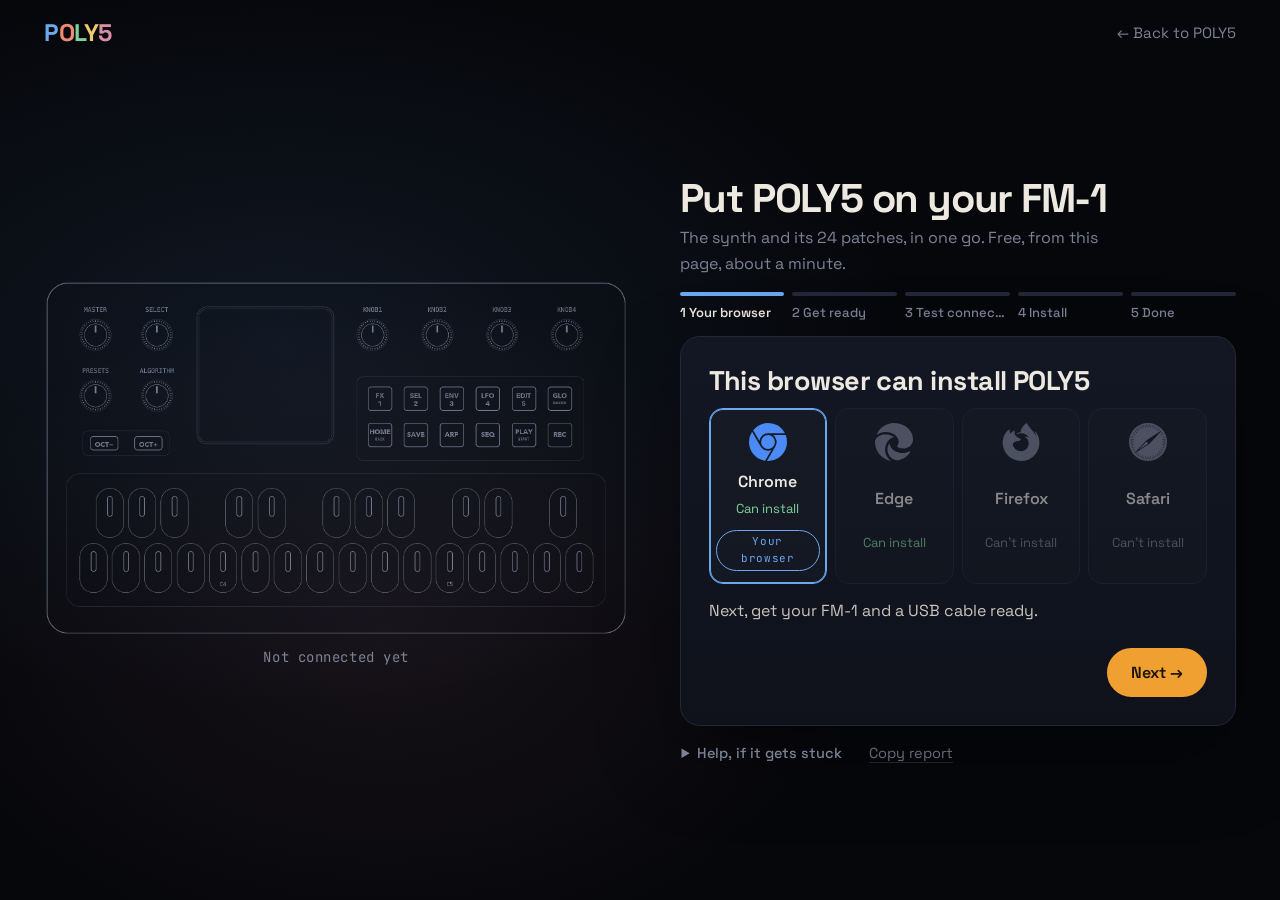
<file: install/index.html>
<!doctype html>
<html lang="en">
<head>
<meta charset="utf-8">
<meta name="viewport" content="width=device-width, initial-scale=1">
<title>Install POLY5 on your FM-1</title>
<meta name="description" content="Install POLY5 on the M-VAVE FM-1 from this page, in Chrome or Edge. The synth and its 24 patches in one go, about a minute.">
<link rel="preconnect" href="https://fonts.googleapis.com">
<link rel="preconnect" href="https://fonts.gstatic.com" crossorigin>
<link href="https://fonts.googleapis.com/css2?family=JetBrains+Mono:wght@400;500;600&family=Space+Grotesk:wght@400;500;600;700&display=swap" rel="stylesheet">
<link rel="stylesheet" href="../site/site.css">
<link rel="stylesheet" href="install.css?v=15964704">
</head>
<body class="inst-page">

<header class="inst-top">
  <a class="logo word" href="../" aria-label="POLY5, back to the page"><span>P</span><span>O</span><span>L</span><span>Y</span><span>5</span></a>
  <a class="inst-back" href="../">&larr; Back to POLY5</a>
</header>

<main class="inst-main">
  <div class="inst-grid">

    <!-- the FM-1's screen, as it will look at each step -->
    <aside class="inst-device" aria-hidden="true">
      <div class="dev" id="dev-screen" data-state="idle">
        <img class="dev-outline" src="fm1-outline.png" alt="" width="1760" height="1072">
        <img class="dev-on" src="fm1-on.png" alt="" width="1760" height="1072">
        <div class="dev-lcd">
          <div class="dev-other"><span id="dev-other">FM-1</span><small>CONNECTED</small></div>
          <video class="dev-boot" id="dev-boot" muted playsinline preload="none" src="../site/img/loop-intro.mp4"></video>
          <div class="dev-update">
            <b class="word dev-name"><span>P</span><span>O</span><span>L</span><span>Y</span><span>5</span></b>
            <i class="dev-line"><s></s><s></s><s></s><s></s><s></s></i>
            <span class="dev-what" id="dev-what">UPDATE MODE</span>
            <span class="dev-sub" id="dev-sub">WAITING FOR THE INSTALL</span>
            <span class="dev-segs" id="dev-segs"></span>
            <span class="dev-pct" id="dev-pct"></span>
          </div>
        </div>
      </div>
      <p class="dev-cap" id="dev-cap">Not connected yet</p>
    </aside>

    <section class="inst-card" aria-labelledby="inst-title">
      <p class="eyebrow">Install</p>
      <h1 class="inst-h" id="inst-title">Put POLY5 on your FM&#8209;1</h1>
      <p class="inst-lede">The synth and its 24 patches, in one go. Free, from this page, about a minute.</p>
      <p class="note" id="demo-note" hidden>Demo: no FM&#8209;1 is touched, the steps only show what they look like.</p>

      <ol class="tabs" aria-label="Steps">
        <li id="tab-browser"><i></i><span>1 Your browser</span></li>
        <li id="tab-ready"><i></i><span>2 Get ready</span></li>
        <li id="tab-connect"><i></i><span>3 Test connection</span></li>
        <li id="tab-install"><i></i><span>4 Install</span></li>
        <li id="tab-done"><i></i><span>5 Done</span></li>
      </ol>

      <div class="pane" id="step-browser">
        <h2 class="pane-h" id="browser-h">Checking your browser</h2>
        <ul class="browsers">
          <li data-b="chrome"><i class="b-ico b-chrome"></i><b>Chrome</b><span class="yes">Can install</span></li>
          <li data-b="edge"><i class="b-ico b-edge"></i><b>Edge</b><span class="yes">Can install</span></li>
          <li data-b="firefox"><i class="b-ico b-firefox"></i><b>Firefox</b><span class="no">Can't install</span></li>
          <li data-b="safari"><i class="b-ico b-safari"></i><b>Safari</b><span class="no">Can't install</span></li>
        </ul>
        <p id="browser-ok" class="pane-p" hidden>Next, get your FM&#8209;1 and a USB cable ready.</p>
        <p id="browser-no" class="bad" hidden>This browser can't send firmware over USB. Open this page in Chrome or Edge on a computer, and you are a minute away.</p>
        <div class="pane-foot"><span></span><button type="button" class="btn primary" id="to-ready">Next &rarr;</button></div>
      </div>

      <div class="pane" id="step-ready" hidden>
        <h2 class="pane-h">Get ready</h2>
        <p class="pane-p">Tick these off, then we look for your FM&#8209;1.</p>
        <ul class="checks" id="checks">
          <li><label><input type="checkbox"><span><b>Connect your FM&#8209;1 to this computer by USB, and switch it on.</b><small>Straight into the computer if you can: a hub can hide it.</small></span></label></li>
          <li><label><input type="checkbox"><span><b>Close any other program that uses your FM&#8209;1.</b><small>Ableton, the Firmware Hub, other installer tabs.</small></span></label></li>
        </ul>
        <div class="pane-foot"><button type="button" class="btn quiet" data-back="browser">&larr; Back</button><button type="button" class="btn primary" id="to-connect" disabled>Test connection &rarr;</button></div>
      </div>

      <div class="pane" id="step-connect" hidden>
        <div class="conn" id="conn" data-state="look" aria-hidden="true"><svg class="conn-ok" viewBox="0 0 48 48"><path d="M12 25l8.5 8.5L36 16" fill="none" stroke="#06140B" stroke-width="6" stroke-linecap="round" stroke-linejoin="round"/></svg><svg class="conn-bad" viewBox="0 0 48 48"><path d="M15 15l18 18M33 15L15 33" fill="none" stroke="currentColor" stroke-width="5.5" stroke-linecap="round"/></svg></div>
        <h2 class="pane-h" id="connect-h">Looking for your FM&#8209;1</h2>
        <p class="pane-p" id="connect-ask">Your browser will ask to use your MIDI devices. Allow it: that is how the firmware reaches the FM&#8209;1.</p>
        <p id="connect-out" class="status" aria-live="polite"></p>
        <p id="connect-err" class="bad" role="alert" hidden></p>
        <div class="pane-foot"><button type="button" class="btn quiet" data-back="ready">&larr; Back</button><span><button type="button" class="btn" id="connect-again" hidden>Try again</button> <button type="button" class="btn primary" id="to-install" hidden>Next &rarr;</button></span></div>
      </div>

      <div class="pane" id="step-install" hidden>
        <h2 class="pane-h" id="install-h">Ready to install</h2>
        <p id="pkg-state" class="status" aria-live="polite"></p>
        <p id="install-from" class="pane-p"></p>
        <label class="agree" id="agree-row"><input type="checkbox" id="agree"><span>I understand that POLY5 was not made by the manufacturer of my FM&#8209;1, and that I install it at my own risk.</span></label>
        <div id="prog" hidden>
          <div class="bar" role="progressbar" aria-valuemin="0" aria-valuemax="100" aria-valuenow="0" aria-labelledby="prog-label"><i id="prog-bar"></i></div>
          <p id="prog-label" class="prog-label" aria-live="polite"></p>
          <p id="prog-warn" class="warn" hidden>Do not unplug the FM&#8209;1, and keep this tab open.</p>
        </div>
        <p id="install-err" class="bad" role="alert" hidden></p>
        <div class="pane-foot"><button type="button" class="btn quiet" data-back="connect" id="install-back">&larr; Back</button><button type="button" class="btn primary" id="install-go" disabled>Install POLY5 1.2</button></div>
      </div>

      <div class="pane pane-done" id="step-done" hidden>
        <div class="five" aria-hidden="true"><i></i><i></i><i></i><i></i><i></i></div>
        <h2 class="pane-h">POLY5 is on your FM&#8209;1</h2>
        <p class="pane-p">Play a few keys: every note goes to the next of the five synths. Press <span class="k">GLO</span> for five new sounds, <span class="k">PLAY</span> for the patch's sequence.</p>
        <div class="pane-foot"><a class="btn quiet" href="../#playing">What the panel does</a><a class="btn primary" href="../#manual">Watch the manual &rarr;</a></div>
      </div>

      <details class="help">
        <summary>Help, if it gets stuck</summary>
        <ul>
          <li><b>Nothing found.</b> Try another USB cable or port, switch the FM&#8209;1 off and on, and close other apps and tabs that use it.</li>
          <li><b>It stopped while writing.</b> Leave the FM&#8209;1 as it is, plug the cable in again, reload this page and install again: the update carries on.</li>
          <li><b>The FM&#8209;1 does not start.</b> Switch it off, hold <span class="k">OCT&minus;</span> and switch it on: the USB rescue. Then install again.</li>
          <li><b>Back to the official firmware</b> at any time with the <a href="https://thefirmwarehub.com">FM&#8209;1 Firmware Hub</a>.</li>
          <li><b>Still stuck?</b> Press Copy report under this box and send it to whoever gave you this page, with a photo of the FM&#8209;1's screen. It lists what happened here step by step: nothing personal, and it goes nowhere unless you paste it.</li>
          <li><b>Coming from another firmware?</b> Saves made with it may be lost. Patches you saved in POLY5 stay when you update POLY5.</li>
        </ul>
        <p class="note">Both FM&#8209;1 flash chips are supported; any other chip is refused before anything is erased. The file is checked before it is sent and every block is verified as it is written. Rather a file? <a href="https://github.com/questron5000/poly5/releases/latest">POLY5 on GitHub</a>. The installer is Felucca's, by Leo Kuroshita, GPL&#8209;3.0.</p>
      </details>
      <button type="button" class="report-btn" id="report-btn">Copy report</button>
      <p class="inst-small" id="report-note" hidden></p>
      <textarea id="report-text" class="report-text" rows="6" readonly hidden aria-label="The install report"></textarea>
    </section>

  </div>
</main>

<script type="module" src="install.js?v=40aa573d"></script>
</body>
</html>
</file>
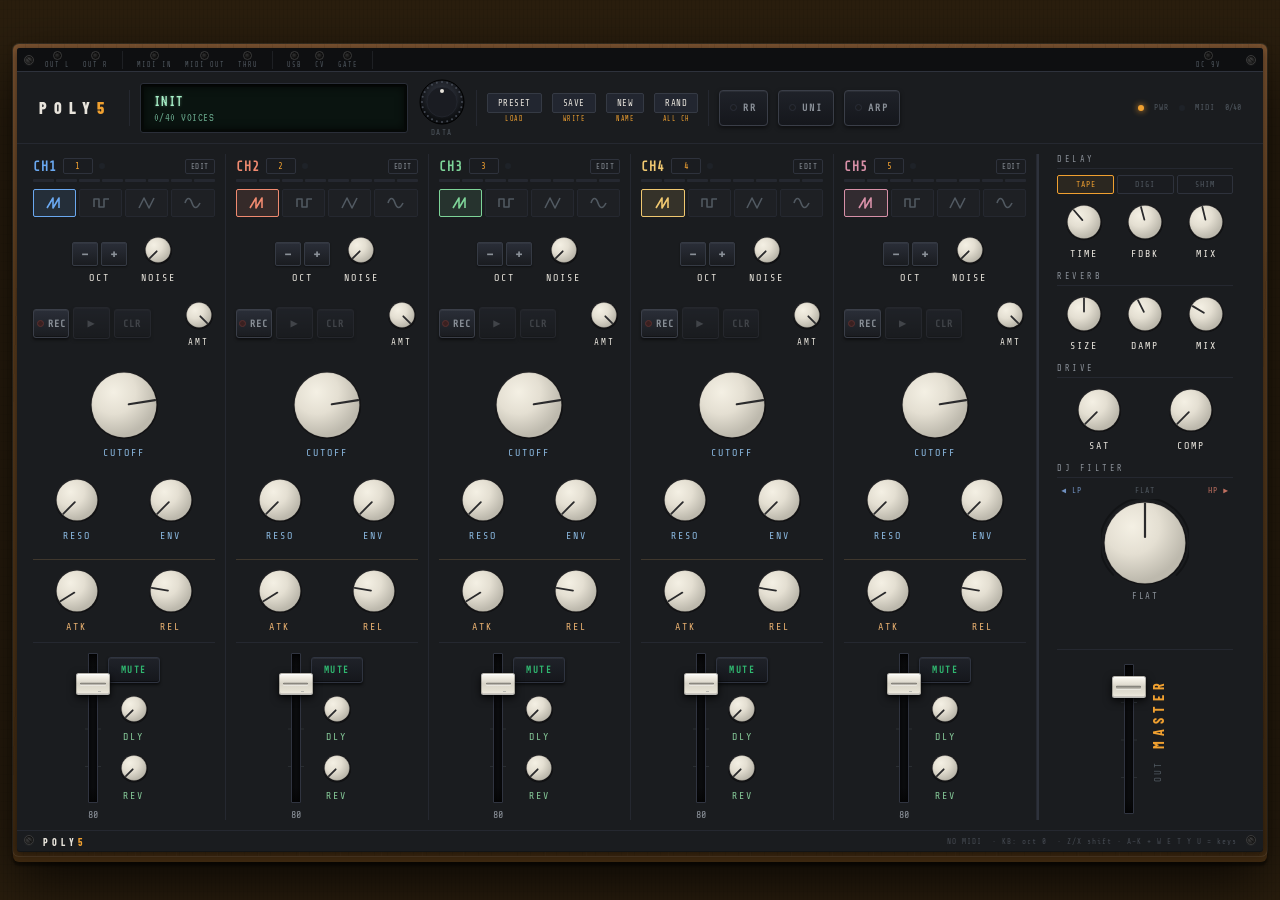
<file: poly5.html>
<!DOCTYPE html>
<html lang="en">
<head>
<meta charset="UTF-8">
<meta name="viewport" content="width=device-width, initial-scale=1.0">
<title>POLY5</title>
<style>
@import url('https://fonts.googleapis.com/css2?family=Share+Tech+Mono&family=VT323&family=Barlow+Condensed:wght@400;500;600;700;800&display=swap');

:root {
  --panel:   #1a1c1f;
  --panel2:  #1e2024;
  --panel3:  #252830;
  --deep:    #0e0f11;
  --bd:      #2e323c;
  --bd2:     #252830;
  --walnut:  #5c3d1e;
  --walnut2: #7a5230;
  --walnut-d:#3d2810;
  --silk:    #e8e4dc;
  --silk2:   #8a9098;
  --silk3:   #505860;
  --amber:   #f0a030;
  --c1:#6aa8f0; --c2:#f08a70; --c3:#7dd498; --c4:#f0c870; --c5:#d890a8;
  /* OLED screen colors */
  --oled-bg:  #0a1410;
  --oled-fg:  #a8f0c8;
  --oled-dim: #5a9078;
  /* Standardized sizes — manufacturing discipline */
  --knob-sm: 32px;
  --knob-md: 48px;
  --knob-lg: 72px;
  --knob-xl: 88px;
  --btn-h-sm: 24px;
  --btn-h-md: 30px;
  --btn-h-lg: 36px;
}

*{box-sizing:border-box;margin:0;padding:0;}
body {
  background:#2a1e0e;
  background-image:
    repeating-linear-gradient(90deg,transparent,transparent 3px,rgba(0,0,0,.08) 3px,rgba(0,0,0,.08) 4px),
    repeating-linear-gradient(0deg,transparent,transparent 8px,rgba(0,0,0,.04) 8px,rgba(0,0,0,.04) 9px);
  min-height:100vh;
  display:flex;align-items:center;justify-content:center;
  padding:24px 12px;
  font-family:'Barlow Condensed',sans-serif;
  font-weight:500;
}

.frame {
  position:relative;
  background:var(--walnut);
  background-image:
    repeating-linear-gradient(92deg,transparent,transparent 12px,rgba(0,0,0,.06) 12px,rgba(0,0,0,.06) 13px),
    repeating-linear-gradient(90deg,transparent,transparent 40px,rgba(255,255,255,.015) 40px,rgba(255,255,255,.015) 41px),
    linear-gradient(180deg,var(--walnut2) 0%,var(--walnut) 30%,var(--walnut-d) 100%);
  border-radius:6px;
  padding:4px;
  box-shadow:
    0 0 0 1px rgba(255,255,255,.08),
    0 6px 0 var(--walnut-d),
    0 10px 2px rgba(0,0,0,.4),
    0 24px 60px rgba(0,0,0,.8);
  width:min(1440px,98vw);
}

.panel {
  background:var(--panel);
  border-radius:3px;
  overflow:hidden;
  box-shadow:
    inset 0 1px 0 rgba(255,255,255,.04),
    inset 0 -1px 0 rgba(0,0,0,.3),
    0 2px 8px rgba(0,0,0,.5);
  position:relative;
  display:flex;flex-direction:column;
}

.screw {
  position:absolute;width:10px;height:10px;border-radius:50%;
  background:radial-gradient(circle at 38% 35%,#4a4a4a 0%,#282828 50%,#111 100%);
  border:1px solid #3a3a3a;
  box-shadow:inset 0 1px 2px rgba(0,0,0,.9),0 1px 1px rgba(255,255,255,.04);
  z-index:20;
}
.screw::after{content:'';position:absolute;top:50%;left:15%;right:15%;height:1px;background:rgba(0,0,0,.6);transform:translateY(-50%) rotate(45deg);}
.screw-tl{top:7px;left:7px;} .screw-tr{top:7px;right:7px;}
.screw-bl{bottom:7px;left:7px;} .screw-br{bottom:7px;right:7px;}

/* ─── PORT EDGE ─── */
.port-edge {
  background:var(--deep);
  height:24px;
  display:flex;
  align-items:center;
  padding:0 28px;
  border-bottom:1px solid var(--bd);
  flex-shrink:0;
}
.port-group{display:flex;align-items:center;gap:13px;padding:0 14px;border-right:1px solid #1e2024;}
.port-group:first-child{padding-left:0;}
.port-group:last-child{border-right:none;margin-left:auto;}
.port-jack{display:flex;flex-direction:column;align-items:center;gap:1px;}
.jack-hole{width:9px;height:9px;border-radius:50%;background:radial-gradient(circle at 40% 35%,#333 0%,#111 60%,#0a0a0a 100%);border:1px solid #3a3a3a;box-shadow:inset 0 1px 2px rgba(0,0,0,.9);}
.jack-lbl{font-family:'Share Tech Mono',monospace;font-size:6.5px;letter-spacing:1px;color:var(--silk3);text-transform:uppercase;}

/* ─── TOP BAR with SCREEN ─── */
.top-bar {
  padding:6px 22px;
  display:flex;
  align-items:center;
  gap:10px;
  border-bottom:1px solid var(--bd2);
  min-height:56px;
  flex-shrink:0;
}
.brand {
  font-family:'Barlow Condensed',sans-serif;
  font-size:16px;font-weight:800;letter-spacing:7px;
  color:var(--silk);text-transform:uppercase;
  margin-right:8px;
}
.brand em{color:var(--amber);font-style:normal;}

.fn-div{width:1px;height:36px;background:var(--bd2);flex-shrink:0;}

/* OLED Screen — bigger, proper readout */
.oled-wrap {
  background:#060a08;
  border:1px solid #2a2e38;
  border-radius:3px;
  padding:3px;
  box-shadow:inset 0 1px 3px rgba(0,0,0,.8);
}
.oled {
  background:var(--oled-bg);
  width:260px;
  height:42px;
  border-radius:1px;
  padding:5px 10px;
  display:flex;
  flex-direction:column;
  justify-content:center;
  gap:2px;
  box-shadow:inset 0 0 8px rgba(0,0,0,.6);
}
.oled-line1 {
  font-family:'VT323',monospace;
  font-size:16px;
  color:var(--oled-fg);
  letter-spacing:1.5px;
  line-height:1;
  text-shadow:0 0 3px rgba(168,240,200,.4);
}
.oled-line2 {
  font-family:'VT323',monospace;
  font-size:12px;
  color:var(--oled-dim);
  letter-spacing:.5px;
  line-height:1;
}

/* Rotary encoder — push-turn control next to screen */
.encoder {
  display:flex;flex-direction:column;align-items:center;gap:2px;
  cursor:pointer;user-select:none;
}
.encoder svg{display:block;transition:transform .12s ease-out;}
.encoder:active svg{transform:scale(.96);}
.enc-lbl{
  font-family:'Share Tech Mono',monospace;font-size:7.5px;
  letter-spacing:1.5px;color:var(--silk3);
}

/* MODE buttons — standardized size for RR / UNISON / ARP */
.mode-btn {
  display:flex;align-items:center;gap:6px;
  background:linear-gradient(180deg,#1f2229 0%,#15171c 100%);
  border:1.5px solid #3a3e48;
  border-radius:4px;
  padding:0 10px;
  height:var(--btn-h-lg);
  cursor:pointer;
  transition:all .15s;
  user-select:none;
  box-shadow:
    0 2px 4px rgba(0,0,0,.5),
    inset 0 1px 0 rgba(255,255,255,.05);
}
.mode-btn:hover{border-color:#4a5058;}
.mode-btn.on {
  background:linear-gradient(180deg,#3a2a0f 0%,#241806 100%);
  border-color:var(--amber);
  box-shadow:
    0 0 14px rgba(240,160,48,.25),
    0 2px 4px rgba(0,0,0,.5),
    inset 0 1px 0 rgba(255,255,255,.08);
}
.mode-led {
  width:7px;height:7px;border-radius:50%;
  background:#1a1c20;
  border:1px solid #2a2e38;
  transition:all .15s;
  flex-shrink:0;
}
.mode-btn.on .mode-led {
  background:var(--amber);
  border-color:#c08020;
  box-shadow:0 0 8px var(--amber),inset 0 0 2px rgba(255,255,255,.5);
}
.mode-lbl {
  font-family:'Share Tech Mono',monospace;
  font-size:10px;letter-spacing:2px;
  color:var(--silk2);font-weight:700;
  transition:color .15s;
  white-space:nowrap;
}
.mode-btn.on .mode-lbl{color:var(--amber);}

/* UNISON variant — green accent */
.uni-btn.on {
  background:linear-gradient(180deg,#143020 0%,#081812 100%);
  border-color:#40c870;
  box-shadow:
    0 0 14px rgba(64,200,112,.25),
    0 2px 4px rgba(0,0,0,.5),
    inset 0 1px 0 rgba(255,255,255,.08);
}
.uni-btn.on .mode-led {
  background:#40c870;
  border-color:#207040;
  box-shadow:0 0 8px #40c870,inset 0 0 2px rgba(255,255,255,.5);
}
.uni-btn.on .mode-lbl{color:#40c870;}

/* ARP variant — blue accent (distinct from RR amber and UNI green) */
.arp-btn.on {
  background:linear-gradient(180deg,#0f2435 0%,#06121b 100%);
  border-color:#5090d0;
  box-shadow:
    0 0 14px rgba(80,144,208,.28),
    0 2px 4px rgba(0,0,0,.5),
    inset 0 1px 0 rgba(255,255,255,.08);
}
.arp-btn.on .mode-led {
  background:#5090d0;
  border-color:#305080;
  box-shadow:0 0 8px #5090d0,inset 0 0 2px rgba(255,255,255,.5);
}
.arp-btn.on .mode-lbl{color:#5090d0;}

/* Function buttons */
.act-btn{display:flex;flex-direction:column;align-items:center;gap:2px;cursor:pointer;user-select:none;}
.act-cap{
  background:#222630;border:1px solid #353a44;border-radius:2px;
  padding:4px 10px;font-family:'Share Tech Mono',monospace;
  font-size:9px;letter-spacing:.5px;color:var(--silk);
  transition:all .1s;white-space:nowrap;
}
.act-cap:hover{background:#2a2e3a;border-color:#666;}
.act-fn{font-family:'Share Tech Mono',monospace;font-size:6.5px;letter-spacing:.5px;color:var(--amber);text-transform:uppercase;}

/* Preset LCD */
.preset-lcd {
  background:#0a0c0e;
  border:1px solid #2a2e38;
  border-radius:2px;
  display:flex;
  align-items:center;
  height:26px;
  overflow:hidden;
}
.lcd-tag{
  background:#141618;
  padding:0 8px;
  font-family:'Share Tech Mono',monospace;
  font-size:8px;letter-spacing:1px;color:#505a65;
  text-transform:uppercase;height:100%;
  display:flex;align-items:center;border-right:1px solid #2a2e38;
}
.preset-pw{position:relative;}
.preset-pw::after{content:'▾';position:absolute;right:7px;top:50%;transform:translateY(-50%);color:#707a85;font-size:9px;pointer-events:none;}
#presetSel{
  -webkit-appearance:none;appearance:none;background:transparent;border:none;
  color:var(--amber);font-family:'Share Tech Mono',monospace;
  font-size:10px;letter-spacing:.5px;
  padding:0 22px 0 8px;cursor:pointer;outline:none;
  min-width:140px;height:26px;
}
#presetSel option,#presetSel optgroup{background:#0a0c0e;color:var(--silk);}

.top-right{margin-left:auto;display:flex;align-items:center;gap:10px;}
.s-led{width:6px;height:6px;border-radius:50%;background:#1e2228;flex-shrink:0;}
.s-led.pwr{background:var(--amber);box-shadow:0 0 6px var(--amber);}
.s-led.midi.on{background:#30b870;box-shadow:0 0 5px #30b870;}
.s-lbl{font-family:'Share Tech Mono',monospace;font-size:8px;color:var(--silk3);letter-spacing:1px;}
.rr-cap{
  background:#222630;border:1px solid #353a44;border-radius:2px;
  padding:4px 10px;font-family:'Share Tech Mono',monospace;
  font-size:9px;letter-spacing:1px;color:var(--silk2);
  cursor:pointer;transition:all .15s;user-select:none;
}
.rr-cap.on{background:rgba(240,160,48,.15);border-color:var(--amber);color:var(--amber);}
.vc-lbl{font-family:'Share Tech Mono',monospace;font-size:8px;color:var(--silk3);}

/* ─── MAIN GRID ─── */
.main {
  display:flex;
  padding:10px 16px 10px;
  gap:0;
  flex:1 1 auto;
  min-height:0;
}

/* ─── CHANNEL STRIP ─── */
.strip {
  flex:1;
  border-right:1px solid var(--bd2);
  padding:0 10px;
  display:flex;
  flex-direction:column;
  min-width:0;
  transition:opacity .2s;
}
.strip:first-child{padding-left:0;}
.strip.off .s-body{opacity:.18;pointer-events:none;}
.strip.off .s-body .mute-btn{opacity:1;pointer-events:auto;}
.strip.off .vpips{opacity:.18;}

/* Strip header */
.ch-top {
  display:flex;align-items:center;gap:6px;
  padding-top:4px;margin-bottom:5px;
}
.ch-num{
  font-family:'Share Tech Mono',monospace;
  font-size:13px;font-weight:700;letter-spacing:1px;
  flex-shrink:0;
}
.strip:nth-child(1) .ch-num{color:var(--c1);}
.strip:nth-child(2) .ch-num{color:var(--c2);}
.strip:nth-child(3) .ch-num{color:var(--c3);}
.strip:nth-child(4) .ch-num{color:var(--c4);}
.strip:nth-child(5) .ch-num{color:var(--c5);}

.mc{
  font-family:'Share Tech Mono',monospace;font-size:9px;
  background:#1a1c20;border:1px solid var(--bd);border-radius:2px;
  padding:2px 6px;cursor:pointer;color:var(--amber);
  min-width:30px;text-align:center;
}
.mc:hover{border-color:var(--amber);}
.mc.all{color:var(--silk3);}
.t-led{width:6px;height:6px;border-radius:50%;background:#1e2228;transition:all .07s;flex-shrink:0;}
.strip:nth-child(1) .t-led.on{background:var(--c1);box-shadow:0 0 6px var(--c1);}
.strip:nth-child(2) .t-led.on{background:var(--c2);box-shadow:0 0 6px var(--c2);}
.strip:nth-child(3) .t-led.on{background:var(--c3);box-shadow:0 0 6px var(--c3);}
.strip:nth-child(4) .t-led.on{background:var(--c4);box-shadow:0 0 6px var(--c4);}
.strip:nth-child(5) .t-led.on{background:var(--c5);box-shadow:0 0 6px var(--c5);}
.rr-dot{width:5px;height:5px;border-radius:50%;background:var(--amber);opacity:0;flex-shrink:0;}
.edit-btn {
  font-family:'Share Tech Mono',monospace;font-size:7.5px;letter-spacing:.5px;
  background:#1a1c20;border:1px solid var(--bd);color:var(--silk2);
  border-radius:2px;padding:2px 5px;cursor:pointer;transition:all .1s;
}
.edit-btn:hover{border-color:var(--silk);color:var(--silk);}
.edit-btn.active{background:rgba(240,160,48,.15);border-color:var(--amber);color:var(--amber);}
.onoff{
  font-family:'Share Tech Mono',monospace;font-size:8px;
  letter-spacing:.5px;background:#1a1c20;border:1px solid var(--bd);
  color:var(--silk3);border-radius:2px;padding:2px 6px;cursor:pointer;transition:all .1s;
}
.onoff.on{border-color:#30b870;color:#30b870;background:rgba(48,184,112,.08);}

.vpips{display:flex;gap:2px;margin-bottom:7px;}
.vpip{flex:1;height:3px;border-radius:1px;background:#252830;transition:background .07s;}
.strip:nth-child(1) .vpip.on{background:var(--c1);}
.strip:nth-child(2) .vpip.on{background:var(--c2);}
.strip:nth-child(3) .vpip.on{background:var(--c3);}
.strip:nth-child(4) .vpip.on{background:var(--c4);}
.strip:nth-child(5) .vpip.on{background:var(--c5);}

.s-body{display:flex;flex-direction:column;gap:10px;flex:1 1 auto;min-height:0;}

.group-lbl {
  font-family:'Share Tech Mono',monospace;
  font-size:9px;letter-spacing:4px;color:var(--silk);
  text-transform:uppercase;text-align:center;
  margin-bottom:7px;
  padding-bottom:4px;
  border-bottom:1px solid rgba(255,255,255,.08);
}

/* Wave buttons — bigger */
.wrow{display:flex;gap:3px;}
.wb{
  flex:1;background:#1e2024;border:1px solid var(--bd2);border-radius:2px;
  cursor:pointer;padding:5px 2px;display:flex;align-items:center;justify-content:center;
  transition:all .1s;color:var(--silk3);user-select:none;
}
.wb:hover{border-color:var(--silk2);color:var(--silk2);}
.strip:nth-child(1) .wb.on{background:rgba(106,168,240,.12);border-color:var(--c1);color:var(--c1);}
.strip:nth-child(2) .wb.on{background:rgba(240,138,112,.12);border-color:var(--c2);color:var(--c2);}
.strip:nth-child(3) .wb.on{background:rgba(125,212,152,.12);border-color:var(--c3);color:var(--c3);}
.strip:nth-child(4) .wb.on{background:rgba(240,200,112,.12);border-color:var(--c4);color:var(--c4);}
.strip:nth-child(5) .wb.on{background:rgba(216,144,168,.12);border-color:var(--c5);color:var(--c5);}

/* Octave: [−] [+] — value shown on screen */
.oct-row{display:flex;gap:3px;}
.oct-btn{
  width:26px;height:24px;
  background:linear-gradient(180deg,#2a2e38 0%,#1a1c20 100%);
  border:1px solid #353a44;border-radius:2px;
  cursor:pointer;font-family:'Share Tech Mono',monospace;font-size:14px;font-weight:700;
  color:var(--silk2);display:flex;align-items:center;justify-content:center;
  transition:all .1s;user-select:none;
  box-shadow:0 1px 2px rgba(0,0,0,.4),inset 0 1px 0 rgba(255,255,255,.04);
}
.oct-btn:hover{color:var(--silk);border-color:#4a5058;}
.oct-btn:active{box-shadow:inset 0 1px 3px rgba(0,0,0,.5);}

/* OSC bottom row — OCT buttons + NOISE knob, baselines aligned */
.osc-bottom{
  display:flex;
  align-items:flex-end;   /* align the control bottoms so labels line up */
  justify-content:center;
  gap:14px;
  margin-top:7px;
}

/* MOTION — compact single row: REC / PLAY / CLR + count + LED + AMT */
.motion-compact {
  display:flex;align-items:center;gap:4px;
  padding:6px 0 4px;
}
.mot-btn {
  background:linear-gradient(180deg,#2a2e38 0%,#1a1c20 100%);
  border:1.5px solid #3a3e48;border-radius:3px;
  padding:8px 4px;text-align:center;
  font-family:'Share Tech Mono',monospace;font-size:10px;letter-spacing:1px;font-weight:600;
  color:var(--silk2);cursor:pointer;user-select:none;
  box-shadow:
    0 2px 3px rgba(0,0,0,.5),
    inset 0 1px 0 rgba(255,255,255,.05),
    inset 0 -1px 0 rgba(0,0,0,.3);
  transition:all .1s;
  display:flex;align-items:center;justify-content:center;gap:4px;
  flex:1;min-width:0;
}
.mot-btn:hover{border-color:#4a5058;color:var(--silk);}
.mot-btn:active{
  box-shadow:inset 0 2px 3px rgba(0,0,0,.5);
  transform:translateY(1px);
}
.mot-play{padding:8px 4px;font-size:12px;}
.mot-dot{
  display:inline-block;width:7px;height:7px;border-radius:50%;
  background:#3a2020;border:1px solid #5a3030;
  transition:all .12s;flex-shrink:0;
}
.mot-rec.on {
  background:linear-gradient(180deg,#4a1818 0%,#2a0c0c 100%);
  border-color:#d84040;
  color:#f09090;
  animation: motRecPulse 1s infinite;
}
.mot-rec.on .mot-dot {
  background:#ff4040;box-shadow:0 0 8px #ff4040;border-color:#ff8080;
}
@keyframes motRecPulse {
  0%,100% {box-shadow:0 0 0 rgba(216,64,64,.4),0 2px 3px rgba(0,0,0,.5);}
  50% {box-shadow:0 0 14px rgba(216,64,64,.6),0 2px 3px rgba(0,0,0,.5);}
}
.mot-play.on {
  background:linear-gradient(180deg,#1a3a24 0%,#0c2015 100%);
  border-color:#40c870;
  color:#90f0a8;
  box-shadow:0 0 10px rgba(64,200,112,.3),0 2px 3px rgba(0,0,0,.5);
}
.mot-clr {opacity:.5;}
.mot-clr:active {
  background:linear-gradient(180deg,#3a2a0a 0%,#1a1404 100%);
  border-color:var(--amber);
  color:var(--amber);
}

/* Motion pulsing LED — channel-colored, non-flex */
.mot-led {
  width:10px;height:10px;border-radius:50%;
  background:#1e2228;
  border:1px solid #2a2e38;
  opacity:0;transition:opacity .04s linear;
  box-shadow:inset 0 1px 2px rgba(0,0,0,.5);
  flex:0 0 10px;
}
.strip:nth-child(1) .mot-led {background:var(--c1);box-shadow:0 0 8px var(--c1);}
.strip:nth-child(2) .mot-led {background:var(--c2);box-shadow:0 0 8px var(--c2);}
.strip:nth-child(3) .mot-led {background:var(--c3);box-shadow:0 0 8px var(--c3);}
.strip:nth-child(4) .mot-led {background:var(--c4);box-shadow:0 0 8px var(--c4);}
.strip:nth-child(5) .mot-led {background:var(--c5);box-shadow:0 0 8px var(--c5);}

.mot-count {
  font-family:'Share Tech Mono',monospace;
  font-size:10px;font-weight:700;
  color:var(--amber);
  min-width:8px;text-align:center;
  letter-spacing:.5px;
  flex:0 0 auto;
}
/* AMT knob in motion row: non-flex, natural width */
.motion-compact .ku {flex:0 0 auto;margin-left:2px;}
.motion-compact .ku-lbl {font-size:9px;}

/* Knob unit — label only, no value (screen shows values) */
.ku{display:flex;flex-direction:column;align-items:center;gap:6px;}
.ku-lbl{
  font-family:'Share Tech Mono',monospace;
  font-size:10px;letter-spacing:2px;color:var(--silk);
  text-transform:uppercase;white-space:nowrap;
}
/* Function group tints — subtle, like a printed-silkscreen band under the label */
.ku-lbl.ku-filter{color:#8ab8e0;}
.ku-lbl.ku-amp   {color:#e8b070;}
.ku-lbl.ku-fx    {color:#85c898;}

.kg{display:grid;gap:6px;}
.kg2{grid-template-columns:1fr 1fr;}
/* Function group dividers — subtle colored hairlines above AMP and FX pairs */
.kg-amp {
  padding-top:7px;
  border-top:1px solid rgba(232,176,112,.18);
}
.kg-fx {
  padding-top:7px;
  border-top:1px solid rgba(133,200,152,.18);
}

.cutoff-row{display:flex;justify-content:center;margin-bottom:2px;}

/* ═════ OUTPUT ROW — lives inside each strip, at the bottom ═════ */
.output-row {
  display:flex;gap:10px;
  margin-top:auto;
  padding-top:10px;
  border-top:1px solid var(--bd2);
  align-items:flex-start;
  justify-content:center;
}
.fader-wrap{
  display:flex;flex-direction:column;align-items:center;gap:4px;
  flex-shrink:0;
}
.fader-track{
  position:relative;width:10px;height:150px;
  background:
    linear-gradient(180deg, #050506 0%, #0a0b0d 10%, #0a0b0d 90%, #050506 100%);
  border:1px solid #303440;border-radius:1px;cursor:pointer;
  box-shadow:inset 0 1px 3px rgba(0,0,0,.8);
}
.fader-track::before{
  content:'';position:absolute;top:25%;left:-4px;width:3px;height:1px;background:var(--silk3);opacity:.3;
  box-shadow:0 37.5px 0 var(--silk3), 0 75px 0 var(--silk3);
}
.fader-track::after{
  content:'';position:absolute;top:25%;right:-4px;width:3px;height:1px;background:var(--silk3);opacity:.3;
  box-shadow:0 37.5px 0 var(--silk3), 0 75px 0 var(--silk3);
}
.fader-cap{
  position:absolute;left:-13px;right:-13px;height:22px;
  background:
    linear-gradient(180deg,
      #fafaf6 0%,
      #f0ece2 18%,
      #d8d4c8 48%,
      #e4e0d2 82%,
      #f0ece2 100%);
  border-radius:2.5px;transform:translateY(50%);cursor:ns-resize;
  box-shadow:
    0 3px 8px rgba(0,0,0,.75),
    0 1px 2px rgba(0,0,0,.5),
    inset 0 1px 0 rgba(255,255,255,.7),
    inset 0 -1px 0 rgba(0,0,0,.15);
  border:1px solid rgba(0,0,0,.25);
}
.fader-cap::before{
  content:'';position:absolute;top:50%;left:10%;right:10%;height:2.5px;
  background:linear-gradient(180deg,rgba(0,0,0,.35) 0%,rgba(0,0,0,.2) 100%);
  border-radius:1px;transform:translateY(-50%);
  box-shadow:inset 0 .5px 0 rgba(0,0,0,.4), 0 1px 0 rgba(255,255,255,.5);
}
.fader-num{font-family:'Share Tech Mono',monospace;font-size:10px;color:var(--silk2);margin-top:2px;}

.fader-side{
  display:flex;flex-direction:column;align-items:center;gap:10px;
  flex-shrink:0;padding-top:4px;
}
/* MUTE button */
.mute-btn{
  font-family:'Share Tech Mono',monospace;font-size:9px;letter-spacing:1.5px;font-weight:600;
  padding:7px 0;width:52px;text-align:center;
  background:linear-gradient(180deg,#1f2229 0%,#15171c 100%);
  border:1.5px solid #2f3440;border-radius:3px;
  color:#30b870;cursor:pointer;user-select:none;
  box-shadow:
    0 2px 3px rgba(0,0,0,.6),
    inset 0 1px 0 rgba(255,255,255,.06),
    inset 0 -1px 0 rgba(0,0,0,.4);
  transition:all .12s;
}
.mute-btn:hover{border-color:#4a5058;}
.mute-btn:active{
  box-shadow:0 1px 2px rgba(0,0,0,.5),inset 0 2px 4px rgba(0,0,0,.6);
  transform:translateY(1px);
}
.mute-btn.muted{
  color:#e84040;
  background:linear-gradient(180deg,#3a1414 0%,#200808 100%);
  border-color:#6a2020;
  box-shadow:
    0 0 8px rgba(232,64,64,.3),
    0 2px 3px rgba(0,0,0,.6),
    inset 0 1px 0 rgba(255,100,100,.15);
}

/* Master output row — fader + vertical MASTER label */
.master-out{
  padding-top:14px;
  justify-content:center;
  gap:16px;
}
.master-lbl-col{
  display:flex;flex-direction:column;justify-content:flex-start;align-items:center;
  padding-top:10px;
}
.master-lbl-txt{
  font-family:'Barlow Condensed',sans-serif;
  font-size:14px;font-weight:700;letter-spacing:5px;
  color:var(--amber);text-transform:uppercase;
  writing-mode:vertical-rl;transform:rotate(180deg);
  padding:4px 0;
}
.master-lbl-sub{
  font-family:'Share Tech Mono',monospace;
  font-size:9px;letter-spacing:2px;
  color:var(--silk3);margin-top:8px;
  writing-mode:vertical-rl;transform:rotate(180deg);
}

/* ─── MASTER COLUMN — everything including master fader, one continuous column ─── */
.master-col {
  width:210px;flex-shrink:0;
  border-left:2px solid var(--bd);
  padding:0 14px 0 18px;
  display:flex;flex-direction:column;gap:10px;
  overflow:hidden;
}
.m-section{display:flex;flex-direction:column;gap:6px;flex-shrink:0;}
.m-lbl{
  font-family:'Share Tech Mono',monospace;font-size:8.5px;letter-spacing:2.5px;
  color:var(--silk2);text-transform:uppercase;
  padding-bottom:4px;border-bottom:1px solid var(--bd2);
}

/* DJ filter section — pushed toward bottom above master output */
.dj-section{padding-bottom:0;}
.dj-wrap{display:flex;flex-direction:column;align-items:center;gap:4px;padding:2px 0;}
.dj-tags{display:flex;justify-content:space-between;width:100%;font-family:'Share Tech Mono',monospace;font-size:8px;color:var(--silk3);letter-spacing:1px;padding:0 4px;}
.dj-tags .lp{color:#7090c0;} .dj-tags .hp{color:#c07060;}
.dj-val{font-family:'Share Tech Mono',monospace;font-size:9px;color:var(--silk2);text-align:center;letter-spacing:1.5px;}

.dly-types{display:flex;gap:3px;}
.dty{
  flex:1;background:#1a1c20;border:1px solid var(--bd);border-radius:2px;
  font-family:'Share Tech Mono',monospace;font-size:8px;color:var(--silk3);
  padding:4px 2px;text-align:center;cursor:pointer;transition:all .1s;text-transform:uppercase;letter-spacing:1px;
}
.dty.on{border-color:var(--amber);color:var(--amber);background:rgba(240,160,48,.08);}

.mkrow{display:flex;gap:8px;justify-content:space-around;padding:2px 0;}

/* Bottom strip */
.btm-strip {
  border-top:1px solid var(--bd2);
  padding:4px 26px;
  height:22px;
  display:flex;align-items:center;
  font-family:'Share Tech Mono',monospace;
  font-size:7.5px;letter-spacing:1px;color:var(--silk3);
  flex-shrink:0;
}
.btm-brand{font-family:'Barlow Condensed',sans-serif;font-size:10px;font-weight:700;letter-spacing:4px;color:var(--silk);text-transform:uppercase;}
.btm-brand em{color:var(--amber);font-style:normal;}
.btm-right{margin-left:auto;color:#454a52;}
</style>
</head>
<body>
<div class="frame">
<div class="panel">
  <div class="screw screw-tl"></div>
  <div class="screw screw-tr"></div>
  <div class="screw screw-bl"></div>
  <div class="screw screw-br"></div>

  <!-- PORT EDGE -->
  <div class="port-edge">
    <div class="port-group">
      <div class="port-jack"><div class="jack-hole"></div><div class="jack-lbl">OUT L</div></div>
      <div class="port-jack"><div class="jack-hole"></div><div class="jack-lbl">OUT R</div></div>
    </div>
    <div class="port-group">
      <div class="port-jack"><div class="jack-hole"></div><div class="jack-lbl">MIDI IN</div></div>
      <div class="port-jack"><div class="jack-hole"></div><div class="jack-lbl">MIDI OUT</div></div>
      <div class="port-jack"><div class="jack-hole"></div><div class="jack-lbl">THRU</div></div>
    </div>
    <div class="port-group">
      <div class="port-jack"><div class="jack-hole"></div><div class="jack-lbl">USB</div></div>
      <div class="port-jack"><div class="jack-hole"></div><div class="jack-lbl">CV</div></div>
      <div class="port-jack"><div class="jack-hole"></div><div class="jack-lbl">GATE</div></div>
    </div>
    <div class="port-group">
      <div class="port-jack"><div class="jack-hole"></div><div class="jack-lbl">DC 9V</div></div>
    </div>
  </div>

  <!-- TOP BAR with OLED -->
  <div class="top-bar">
    <div class="brand">POLY<em>5</em></div>
    <div class="fn-div"></div>

    <!-- OLED SCREEN (bigger — it's the preset browser too) -->
    <div class="oled-wrap">
      <div class="oled">
        <div class="oled-line1" id="oledL1">INIT PATCH</div>
        <div class="oled-line2" id="oledL2">0/40 VOICES</div>
      </div>
    </div>

    <!-- Push-turn encoder: browses presets, edits ARP params, etc. -->
    <div class="encoder" id="encoderMain" title="Turn: browse · Click: select">
      <svg width="48" height="48" viewBox="0 0 48 48">
        <defs>
          <radialGradient id="encGrad" cx="50%" cy="38%" r="52%">
            <stop offset="0%" stop-color="#3a3e48"/>
            <stop offset="60%" stop-color="#22252c"/>
            <stop offset="100%" stop-color="#0e1013"/>
          </radialGradient>
        </defs>
        <!-- Encoder body: black aluminum -->
        <circle cx="24" cy="24" r="22" fill="url(#encGrad)" stroke="#000" stroke-width="1"/>
        <!-- Knurling ring (dots) -->
        <g fill="#454a54" id="encDotsMain"></g>
        <!-- Top cap -->
        <circle cx="24" cy="24" r="15" fill="#1a1c22" stroke="#2a2e38" stroke-width=".5"/>
        <!-- Position indicator dot -->
        <circle cx="24" cy="13" r="2" fill="#e8e4dc" id="encDotIndicator"/>
      </svg>
      <div class="enc-lbl">DATA</div>
    </div>

    <div class="fn-div"></div>

    <!-- Physical preset/patch action buttons -->
    <div class="act-btn" onclick="openPresetBrowser()">
      <div class="act-cap">PRESET</div>
      <div class="act-fn">LOAD</div>
    </div>
    <div class="act-btn" onclick="saveP()">
      <div class="act-cap" id="saveCap">SAVE</div>
      <div class="act-fn">WRITE</div>
    </div>
    <div class="act-btn" onclick="newP()">
      <div class="act-cap">NEW</div>
      <div class="act-fn">NAME</div>
    </div>
    <div class="act-btn" onclick="randomize()">
      <div class="act-cap">RAND</div>
      <div class="act-fn">ALL CH</div>
    </div>

    <div class="fn-div"></div>

    <!-- Mode buttons: RR / UNISON / ARP -->
    <div class="mode-btn" id="rrBtn" onclick="toggleRR()">
      <div class="mode-led" id="rrLed"></div>
      <div class="mode-lbl">RR</div>
    </div>
    <div class="mode-btn uni-btn" id="uniBtn" onclick="toggleUnison()">
      <div class="mode-led" id="uniLed"></div>
      <div class="mode-lbl">UNI</div>
    </div>
    <div class="mode-btn arp-btn" id="arpBtn" onclick="toggleArp()" ondblclick="enterArpEdit()" title="Click: toggle · Double-click: edit params with encoder">
      <div class="mode-led" id="arpLed"></div>
      <div class="mode-lbl">ARP</div>
    </div>

    <div class="top-right">
      <div class="s-led pwr"></div><div class="s-lbl">PWR</div>
      <div class="s-led midi" id="midiLed"></div><div class="s-lbl">MIDI</div>
      <div class="vc-lbl" id="vcDisp">0/40</div>
    </div>
  </div>

  <!-- Hidden dropdown — kept in DOM for keyboard a11y & preset state management but not visible -->
  <select id="presetSel" style="display:none" onchange="onPS(this.value)"></select>

  <!-- MAIN: unified strips (each with fader at bottom) + master column -->
  <div class="main" id="mainEl"></div>

  <!-- BOTTOM -->
  <div class="btm-strip">
    <div class="btm-brand">POLY<em>5</em></div>
    <div class="btm-right">
      <span id="midiDev">NO MIDI</span>
      &nbsp;·&nbsp;KB: <span id="kbOctEl">oct 0</span>
      &nbsp;·&nbsp;Z/X shift · A–K + W E T Y U = keys
    </div>
  </div>
</div>
</div>

<script>
'use strict';
const NUM_CH=5,VOICES=8;
const NOTE_NAMES=['C','C#','D','D#','E','F','F#','G','G#','A','A#','B'];
const COLORS=['#6aa8f0','#f08a70','#7dd498','#f0c870','#d890a8'];
const WAVE_T=['sawtooth','square','triangle','sine'];
const WAVE_SVG={
  sawtooth:`<polyline points="2,13 8,3 8,13 14,3 14,13" stroke="currentColor" stroke-width="1.6" fill="none" stroke-linejoin="round"/>`,
  square:  `<polyline points="2,12 2,4 7,4 7,12 12,12 12,4 17,4" stroke="currentColor" stroke-width="1.6" fill="none" stroke-linejoin="round"/>`,
  triangle:`<polyline points="1,13 6,3 11,13 16,3" stroke="currentColor" stroke-width="1.6" fill="none" stroke-linejoin="round"/>`,
  sine:    `<path d="M1,8 C3,2 6,2 8,8 S13,14 16,8" stroke="currentColor" stroke-width="1.6" fill="none"/>`,
};
const LFO_T=['sine','square','triangle','s&h'];
const LFO_SVG={
  sine:    `<path d="M1,7 C3,1 5,1 7,7 S11,13 13,7" stroke="currentColor" stroke-width="1.4" fill="none"/>`,
  square:  `<polyline points="2,10 2,4 7,4 7,10 12,10 12,4" stroke="currentColor" stroke-width="1.4" fill="none" stroke-linejoin="round"/>`,
  triangle:`<polyline points="1,11 4,3 8,11 11,3 14,11" stroke="currentColor" stroke-width="1.4" fill="none" stroke-linejoin="round"/>`,
  's&h':   `<polyline points="1,10 4,10 4,4 7,4 7,9 10,9 10,5 13,5 13,11" stroke="currentColor" stroke-width="1.4" fill="none" stroke-linejoin="round"/>`,
};

// ════ AUDIO ════
let ctx=null,mg=null,djLP=null,djHP=null;
let revC=null,revO=null,delN=null,delFB=null,delO=null;
let satShaper=null,satPre=null,satPost=null;
let comp=null,compMakeup=null;

function makeSatCurve(amount){
  // amount 0..1 → tanh-style soft clip curve
  const n=1024,curve=new Float32Array(n);
  const drive=1+amount*9; // 1x..10x
  for(let i=0;i<n;i++){
    const x=(i/(n-1))*2-1;
    curve[i]=Math.tanh(x*drive)/Math.tanh(drive);
  }
  return curve;
}

function initAudio(){
  if(ctx)return;
  ctx=new(window.AudioContext||window.webkitAudioContext)();
  mg=ctx.createGain();mg.gain.value=.8;

  // Saturation: shaper with pre/post gain for makeup
  satPre=ctx.createGain();satPre.gain.value=1;
  satShaper=ctx.createWaveShaper();satShaper.curve=makeSatCurve(0);satShaper.oversample='2x';
  satPost=ctx.createGain();satPost.gain.value=1;

  // Compressor — DynamicsCompressor, drive threshold+ratio via one amount
  comp=ctx.createDynamicsCompressor();
  comp.threshold.value=0;   // bypass-ish
  comp.ratio.value=1.5;
  comp.attack.value=.01;
  comp.release.value=.12;
  comp.knee.value=6;
  compMakeup=ctx.createGain();compMakeup.gain.value=1;

  // DJ filter (lp/hp pair)
  djLP=ctx.createBiquadFilter();djLP.type='lowpass';djLP.frequency.value=22050;djLP.Q.value=.7;
  djHP=ctx.createBiquadFilter();djHP.type='highpass';djHP.frequency.value=10;djHP.Q.value=.7;

  // Chain: mg → satPre → shaper → satPost → comp → compMakeup → djLP → djHP → destination
  mg.connect(satPre);satPre.connect(satShaper);satShaper.connect(satPost);
  satPost.connect(comp);comp.connect(compMakeup);
  compMakeup.connect(djLP);djLP.connect(djHP);djHP.connect(ctx.destination);

  rebuildRev(50,40);
  delN=ctx.createDelay(3);delN.delayTime.value=.35;
  delFB=ctx.createGain();delFB.gain.value=.38;
  const fw=ctx.createBiquadFilter();fw.type='lowpass';fw.frequency.value=5500;
  const to=ctx.createOscillator();to.frequency.value=.28;
  const ta=ctx.createGain();ta.gain.value=.0018;
  to.connect(ta);ta.connect(delN.delayTime);to.start();
  delN.connect(delFB);delFB.connect(fw);fw.connect(delN);
  delO=ctx.createGain();delO.gain.value=.45;
  delN.connect(delO);delO.connect(mg);
}
let _rt=null;
function rebuildRev(sz,dp){
  clearTimeout(_rt);_rt=setTimeout(()=>{
    if(!ctx)return;
    const len=ctx.sampleRate*(.5+sz*.05);
    const ir=ctx.createBuffer(2,len,ctx.sampleRate);
    const d=Math.max(.5,2.5-dp*.02);
    for(let c=0;c<2;c++){const x=ir.getChannelData(c);for(let i=0;i<len;i++)x[i]=(Math.random()*2-1)*Math.pow(1-i/len,d);}
    const cv=ctx.createConvolver();cv.buffer=ir;
    if(!revO){revO=ctx.createGain();revO.gain.value=.28;revO.connect(mg);}
    if(revC){try{revC.disconnect()}catch(e){}}
    cv.connect(revO);revC=cv;
  },250);
}
function applyDJ(v){
  if(!ctx)return;
  if(v===0){djLP.frequency.value=22050;djLP.Q.value=.7;djHP.frequency.value=10;djHP.Q.value=.7;}
  else if(v<0){const p=-v/100;djLP.frequency.value=22050*Math.pow(200/22050,p);djLP.Q.value=.7+p*4;djHP.frequency.value=10;}
  else{const p=v/100;djHP.frequency.value=10*Math.pow(2500/10,p);djHP.Q.value=.7+p*2.5;djLP.frequency.value=22050;}
}
function applySat(v){
  // v: 0..100
  if(!ctx||!satShaper)return;
  const a=v/100;
  satShaper.curve=makeSatCurve(a);
  // Gentle pre-drive + makeup gain compensation so loudness stays roughly constant
  satPre.gain.value=1+a*.8;
  satPost.gain.value=1-a*.25;
}
function applyComp(v){
  // v: 0..100 → single-knob OTO-Boum style
  if(!ctx||!comp)return;
  const a=v/100;
  // Interpolate threshold from 0dB (bypass-ish) down to -26dB
  comp.threshold.value=-a*26;
  // Ratio 1.2 → 8
  comp.ratio.value=1.2+a*6.8;
  // Soft knee stays reasonable
  comp.knee.value=6+a*10;
  // Release gets longer as we push harder (more pumping, more musical)
  comp.release.value=.08+a*.25;
  // Makeup gain rises gently to keep perceived level
  compMakeup.gain.value=1+a*.9;
}

// ════ VOICE POOL ════
function ev(){return{midi:null,st:-1,active:false,osc:null,noiseN:null,noiseG:null,filt:null,vca:null,dS:null,rS:null};}
const pool=Array.from({length:NUM_CH},()=>Array.from({length:VOICES},ev));
function alloc(ci,t){const p=pool[ci];let v=p.find(x=>!x.active);if(v)return v;v=p.reduce((a,b)=>b.st<a.st?b:a);killV(v,t);return v;}
function killV(v,t){
  if(!v.active)return;
  t=t||(ctx?ctx.currentTime:0);
  if(v.vca){v.vca.gain.cancelScheduledValues(t);v.vca.gain.setValueAtTime(v.vca.gain.value,t);v.vca.gain.exponentialRampToValueAtTime(.0001,t+.12);}
  [v.osc,v.noiseN].forEach(n=>{try{n&&n.stop(t+.18)}catch(e){}});
  Object.assign(v,ev());
}
function releaseV(ci,midi){
  pool[ci].filter(v=>v.active&&v.midi===midi).forEach(v=>{
    if(!ctx)return;
    const t=ctx.currentTime,rel=Math.max(.03,CH[ci].release*.02);
    if(v.vca){v.vca.gain.cancelScheduledValues(t);v.vca.gain.setValueAtTime(v.vca.gain.value,t);v.vca.gain.exponentialRampToValueAtTime(.0001,t+rel);}
    [v.osc,v.noiseN].forEach(n=>{try{n&&n.stop(t+rel+.05)}catch(e){}});
    Object.assign(v,ev());
  });
}
function releaseAll(ci){pool[ci].forEach(v=>killV(v,ctx?ctx.currentTime:0));}

// Pink-ish noise buffer (shared)
let _noiseBuf=null;
function getNoiseBuf(){
  if(_noiseBuf||!ctx)return _noiseBuf;
  const len=ctx.sampleRate*2;
  _noiseBuf=ctx.createBuffer(1,len,ctx.sampleRate);
  const d=_noiseBuf.getChannelData(0);
  let b0=0,b1=0,b2=0;
  for(let i=0;i<len;i++){
    const w=Math.random()*2-1;
    b0=.99765*b0+w*.099;b1=.96300*b1+w*.299;b2=.57000*b2+w*1.907;
    d[i]=(b0+b1+b2+w*.18)*.11;
  }
  return _noiseBuf;
}

function noteOn(ci,midi,vel=1){
  if(!ctx)initAudio();if(ctx.state==='suspended')ctx.resume();
  const st=CH[ci],t=ctx.currentTime+.003;
  const bf=midiHz(midi)*Math.pow(2,st.octave);
  const v=alloc(ci,t);
  const filt=ctx.createBiquadFilter();filt.type='lowpass';
  const cHz=20*Math.pow(18000/20,st.cutoff/100);
  filt.frequency.value=cHz;filt.Q.value=st.reso*.5;v.filt=filt;
  const vca=ctx.createGain();vca.gain.value=0;v.vca=vca;
  const pk=(st.vol/100)*vel*(.72/Math.sqrt(VOICES));
  const atk=Math.max(.003,st.attack*.005);
  vca.gain.setValueAtTime(0,t);
  vca.gain.linearRampToValueAtTime(pk,t+atk);
  vca.gain.exponentialRampToValueAtTime(pk*.7,t+atk+.08);
  const osc=ctx.createOscillator();osc.type=st.wave;osc.frequency.value=bf;v.osc=osc;
  // Noise source per voice
  if(st.noise>0){
    const nb=ctx.createBufferSource();nb.buffer=getNoiseBuf();nb.loop=true;
    const ng=ctx.createGain();ng.gain.value=(st.noise/100)*.5;
    nb.connect(ng);ng.connect(filt);nb.start(t);
    v.noiseN=nb;v.noiseG=ng;
  }
  const ef=ctx.createGain();ef.gain.value=0;ef.connect(filt.frequency);
  const ea=st.envFilt*cHz*.9;
  ef.gain.setValueAtTime(0,t);
  ef.gain.linearRampToValueAtTime(ea,t+atk);
  ef.gain.exponentialRampToValueAtTime(Math.max(1,ea*.4),t+atk+.08);
  osc.connect(filt);filt.connect(vca);
  const dg=ctx.createGain();dg.gain.value=st.dly/100;vca.connect(dg);dg.connect(delN);v.dS=dg;
  const rg=ctx.createGain();rg.gain.value=st.rev/100;vca.connect(rg);rg.connect(revC||mg);v.rS=rg;
  vca.connect(mg);osc.start(t);
  v.midi=midi;v.st=t;v.active=true;
  flashLed(ci);updatePips(ci);updateVC();
}
function midiHz(m){return 440*Math.pow(2,(m-69)/12);}
function midiName(m){return NOTE_NAMES[m%12]+(Math.floor(m/12)-1);}
function syncV(ci,fn){pool[ci].forEach(v=>{if(v.active)fn(v);});}

// ════ STATE ════
const CH=Array.from({length:NUM_CH},(_,i)=>({
  midiCh:i+1,enabled:true,wave:'sawtooth',octave:0,
  noise:0,                    // panel knob, 0-100
  envFilt:0,cutoff:80,reso:0,
  attack:5,release:20,
  dly:0,rev:0,vol:80,
  // Motion recording — multiple takes per channel
  takes:[],                   // array of {param, points:[{t,v}], duration, startTime, amtLocal}
  motionAmt:1.0,              // global depth multiplier
  motionRec:false,            // currently recording
  motionRecStart:0,           // start timestamp (perf.now)
  motionRecBuffers:{},        // {param: [{t,v}]} accumulating during current take
  // Deep params
  glide:0,pwm:0,subVol:0,
}));
const MASTER={vol:80,djFilter:0,delTime:35,delFB:40,delMix:45,revSize:50,revDamp:40,revMix:28,delType:'tape',sat:0,comp:0};

// ════ MOTION ENGINE ════
// Each channel has an array of "takes". A take records one parameter over a duration.
// During one REC session, ANY knob you touch starts a buffer for that param.
// When you stop recording, EVERY param touched becomes its own take.
const PARAM_SETTERS={};
const PARAM_MIN={cutoff:0,reso:0,envFilt:0,attack:0,release:0,dly:0,rev:0};
const PARAM_MAX={cutoff:100,reso:30,envFilt:1,attack:100,release:100,dly:100,rev:100};

function motionTick(){
  const now=performance.now();
  for(let ci=0;ci<NUM_CH;ci++){
    const st=CH[ci];
    const led=document.getElementById(`mot-led-${ci}`);
    if(!st.takes.length){
      if(led)led.style.opacity='0';
      continue;
    }
    // Compute latest values per param across all takes targeting that param.
    // If multiple takes target the same param, latest-added wins.
    const activeValues={}; // param → raw value
    let maxIntensity=0; // for LED brightness
    for(const take of st.takes){
      if(take.paused)continue;
      const dur=take.duration;if(dur<=0)continue;
      const elapsed=(now-take.startTime)%dur;
      const pts=take.points;
      let p=pts[0],n=pts[pts.length-1];
      for(let i=0;i<pts.length-1;i++){
        if(pts[i].t<=elapsed&&pts[i+1].t>=elapsed){p=pts[i];n=pts[i+1];break;}
      }
      const span=Math.max(.001,n.t-p.t);
      const f=Math.min(1,Math.max(0,(elapsed-p.t)/span));
      const raw=p.v+(n.v-p.v)*f;
      const v0=pts[0].v;
      const dev=raw-v0;
      const mn=PARAM_MIN[take.param],mx=PARAM_MAX[take.param];
      const finalVal=Math.max(mn,Math.min(mx,v0+dev*st.motionAmt));
      activeValues[take.param]=finalVal;
      // LED intensity tracks the normalized deviation within this take
      let rMin=pts[0].v,rMax=pts[0].v;
      for(let i=1;i<pts.length;i++){if(pts[i].v<rMin)rMin=pts[i].v;if(pts[i].v>rMax)rMax=pts[i].v;}
      const range=Math.max(.001,rMax-rMin);
      const norm=Math.abs((raw-rMin)/range-.5)*2; // 0..1, peaks at extremes
      if(norm>maxIntensity)maxIntensity=norm;
    }
    // Write out each param's value to the live knob + audio
    for(const param in activeValues){
      const setter=PARAM_SETTERS[`${ci}:${param}`];
      if(setter)setter(activeValues[param],true);
    }
    if(led)led.style.opacity=String(.2+maxIntensity*.8);
  }
  requestAnimationFrame(motionTick);
}
requestAnimationFrame(motionTick);

function motionStartRec(ci){
  const st=CH[ci];
  st.motionRec=true;
  st.motionRecStart=performance.now();
  st.motionRecBuffers={};
  updateMotionUI(ci);
  oledShow(`CH${ci+1} REC`,'TURN ANY KNOBS',4000);
}
function motionRecordPoint(ci,param,value){
  const st=CH[ci];
  if(!st.motionRec)return;
  const t=performance.now()-st.motionRecStart;
  if(!st.motionRecBuffers[param])st.motionRecBuffers[param]=[];
  st.motionRecBuffers[param].push({t,v:value});
}
function motionStopRec(ci){
  const st=CH[ci];
  if(!st.motionRec)return;
  st.motionRec=false;
  const duration=performance.now()-st.motionRecStart;
  const params=Object.keys(st.motionRecBuffers);
  if(!params.length||duration<100){
    st.motionRecBuffers={};
    updateMotionUI(ci);
    oledShow(`CH${ci+1} REC`,'NO MOTION',1500);
    return;
  }
  // Create one take per param touched during this session
  let added=0;
  const addedParams=[];
  for(const param of params){
    const pts=st.motionRecBuffers[param];
    if(pts.length<2)continue;
    // Ensure endpoint for clean loop
    const last=pts[pts.length-1];
    if(last.t<duration-50)pts.push({t:duration,v:last.v});
    // Subsample if dense
    let dense=pts;
    if(pts.length>150){
      dense=[];const step=pts.length/150;
      for(let i=0;i<pts.length;i+=step)dense.push(pts[Math.floor(i)]);
      if(dense[dense.length-1]!==pts[pts.length-1])dense.push(pts[pts.length-1]);
    }
    st.takes.push({
      param,
      points:dense,
      duration,
      startTime:performance.now(),
    });
    addedParams.push(param.toUpperCase());
    added++;
  }
  st.motionRecBuffers={};
  updateMotionUI(ci);
  if(added)oledShow(`CH${ci+1} +${added} TAKE${added>1?'S':''}`,addedParams.join(' '));
  else oledShow(`CH${ci+1} REC`,'NO MOTION',1500);
}
function motionToggleRec(ci){
  const st=CH[ci];
  if(st.motionRec)motionStopRec(ci);
  else motionStartRec(ci);
}
function motionTogglePlay(ci){
  // PLAY button now acts as "mute/unmute all takes" — we fake by storing amt
  const st=CH[ci];
  if(!st.takes.length)return;
  // If any take is playing (amtLocal flag), stop; else restart all
  const anyPlaying=st.takes.some(t=>!t.paused);
  if(anyPlaying){
    st.takes.forEach(t=>t.paused=true);
  }else{
    st.takes.forEach(t=>{t.paused=false;t.startTime=performance.now();});
  }
  updateMotionUI(ci);
  oledShow(`CH${ci+1} MOTION`,anyPlaying?'STOPPED':'PLAYING');
}
// CLEAR: tap = remove last take; hold 1s = wipe all
const _clearTimers={};
function motionClearTap(ci){
  const st=CH[ci];
  if(!st.takes.length){oledShow(`CH${ci+1} CLEAR`,'NO TAKES',1200);return;}
  const removed=st.takes.pop();
  updateMotionUI(ci);
  oledShow(`CH${ci+1} UNDO`,`${removed.param.toUpperCase()} · ${st.takes.length} LEFT`);
}
function motionClearAll(ci){
  const st=CH[ci];
  if(!st.takes.length){oledShow(`CH${ci+1} CLEAR`,'NO TAKES',1200);return;}
  st.takes=[];
  updateMotionUI(ci);
  oledShow(`CH${ci+1} MOTION`,'ALL CLEARED');
}
function motionClearPress(ci){
  // Start hold timer
  _clearTimers[ci]=setTimeout(()=>{motionClearAll(ci);_clearTimers[ci]=null;},1000);
}
function motionClearRelease(ci){
  if(_clearTimers[ci]){
    clearTimeout(_clearTimers[ci]);
    _clearTimers[ci]=null;
    motionClearTap(ci); // only fire tap if hold didn't fire
  }
}
// Legacy name kept for anywhere it's referenced
function motionClear(ci){motionClearAll(ci);}
function updateMotionUI(ci){
  const st=CH[ci];
  const recBtn=document.getElementById(`mot-rec-${ci}`);
  const playBtn=document.getElementById(`mot-play-${ci}`);
  const clrBtn=document.getElementById(`mot-clr-${ci}`);
  const count=document.getElementById(`mot-count-${ci}`);
  if(recBtn)recBtn.classList.toggle('on',st.motionRec);
  if(playBtn){
    const anyPlaying=st.takes.some(t=>!t.paused);
    playBtn.classList.toggle('on',anyPlaying&&st.takes.length>0);
    playBtn.style.opacity=st.takes.length?'1':'.35';
  }
  if(clrBtn){
    clrBtn.style.opacity=(st.takes.length||st.motionRec)?'1':'.35';
  }
  if(count){
    count.textContent=st.takes.length?String(st.takes.length):'';
  }
}

// ════ OLED SCREEN ════
let oledTimer=null;
function oledShow(line1,line2,timeout=2000){
  document.getElementById('oledL1').textContent=line1;
  document.getElementById('oledL2').textContent=line2||'';
  clearTimeout(oledTimer);
  if(timeout)oledTimer=setTimeout(oledIdle,timeout);
}
function oledIdle(){
  const n=activeP||'INIT';
  let vc=0;for(let c=0;c<NUM_CH;c++)vc+=pool[c].filter(v=>v.active).length;
  document.getElementById('oledL1').textContent=n;
  document.getElementById('oledL2').textContent=`${vc}/${NUM_CH*VOICES} VOICES`;
}

// ════ ENCODER (push-turn knob next to screen) ════
// Modes: 'preset' (default — turn browses patches, push loads/confirms)
//        'arp-<param>' (ARP edit — turn changes value, push advances to next ARP param, push again exits)
let encMode='preset';
let encAngle=0; // visual rotation for the indicator dot
let encDragY=null;
const ARP_EDIT_SEQUENCE=['arp-type','arp-rate','arp-oct','arp-gate']; // cycle order

function encTurn(delta){
  if(encMode==='preset'){
    // Browse patches
    const all=allP();if(!all.length)return;
    const idx=Math.max(0,all.findIndex(p=>p.name===activeP));
    const nxt=(idx+delta+all.length)%all.length;
    const p=all[nxt];
    if(p){applySnap(p.data);activeP=p.name;renderP();oledShow('PRESET',p.name);}
  }else if(encMode==='arp-type'){
    const i=ARP_TYPES.indexOf(ARP.type);
    ARP.type=ARP_TYPES[(i+delta+ARP_TYPES.length)%ARP_TYPES.length];
    oledShow('ARP TYPE',ARP.type,3000);
  }else if(encMode==='arp-rate'){
    const i=ARP_RATES.indexOf(ARP.rate);
    ARP.rate=ARP_RATES[(i+delta+ARP_RATES.length)%ARP_RATES.length];
    oledShow('ARP RATE',ARP.rate,3000);
  }else if(encMode==='arp-oct'){
    ARP.oct=Math.max(1,Math.min(4,ARP.oct+delta));
    oledShow('ARP OCT',String(ARP.oct),3000);
  }else if(encMode==='arp-gate'){
    ARP.gate=Math.max(5,Math.min(100,ARP.gate+delta*5));
    oledShow('ARP GATE',ARP.gate+'%',3000);
  }
  // Rotate indicator dot (purely visual feedback)
  encAngle=(encAngle+delta*18)%360;
  renderEncDot();
}
function encPush(){
  if(encMode==='preset'){
    // Confirm → no-op since turn already loaded; flash OLED
    oledShow('PRESET',activeP);
  }else if(encMode.startsWith('arp-')){
    // Advance to next ARP param, or exit
    const idx=ARP_EDIT_SEQUENCE.indexOf(encMode);
    if(idx<ARP_EDIT_SEQUENCE.length-1){
      encMode=ARP_EDIT_SEQUENCE[idx+1];
      encShowArpPrompt();
    }else{
      encMode='preset';
      oledShow('ARP SET',`${ARP.type} ${ARP.rate}`);
    }
  }
}
function encShowArpPrompt(){
  if(encMode==='arp-type')oledShow('ARP TYPE',ARP.type+' ↻');
  else if(encMode==='arp-rate')oledShow('ARP RATE',ARP.rate+' ↻');
  else if(encMode==='arp-oct')oledShow('ARP OCT',ARP.oct+' ↻');
  else if(encMode==='arp-gate')oledShow('ARP GATE',ARP.gate+'% ↻');
}
function renderEncDot(){
  const el=document.getElementById('encDotIndicator');
  if(!el)return;
  const cx=24,cy=24,r=11;
  const a=(encAngle-90)*Math.PI/180;
  el.setAttribute('cx',cx+Math.cos(a)*r);
  el.setAttribute('cy',cy+Math.sin(a)*r);
}
// Long-press ARP button enters ARP-edit mode on encoder
function enterArpEdit(){
  encMode='arp-type';
  encShowArpPrompt();
}
// Hook encoder to DOM
function initEncoder(){
  const el=document.getElementById('encoderMain');
  if(!el)return;
  // Click → push
  el.addEventListener('click',e=>{e.preventDefault();encPush();});
  // Wheel → turn
  el.addEventListener('wheel',e=>{e.preventDefault();encTurn(e.deltaY>0?1:-1);},{passive:false});
  // Drag vertically → turn
  el.addEventListener('mousedown',e=>{e.preventDefault();encDragY=e.clientY;
    const move=ev=>{
      const dy=encDragY-ev.clientY;
      if(Math.abs(dy)>8){encTurn(dy>0?1:-1);encDragY=ev.clientY;}
    };
    const up=()=>{window.removeEventListener('mousemove',move);window.removeEventListener('mouseup',up);encDragY=null;};
    window.addEventListener('mousemove',move);window.addEventListener('mouseup',up);
  });
  // Add knurling dots (visual only)
  const dots=document.getElementById('encDotsMain');
  if(dots){
    let svg='';
    for(let i=0;i<24;i++){
      const a=i*15*Math.PI/180;
      const x=24+Math.cos(a)*20,y=24+Math.sin(a)*20;
      svg+=`<circle cx="${x.toFixed(1)}" cy="${y.toFixed(1)}" r="1"/>`;
    }
    dots.innerHTML=svg;
  }
  renderEncDot();
}
let rrEnabled=false,rrIdx=0;
let unisonEnabled=false;
let arpEnabled=false;
// Arp params (edited via encoder)
const ARP={type:'UP',rate:'1/16',oct:1,gate:50};
const ARP_TYPES=['UP','DOWN','UP-DN','RAND','AS-PLAYED'];
const ARP_RATES=['1/4','1/8','1/16','1/32','1/8T','1/16T'];
const ARP_RATE_SEC={'1/4':.5,'1/8':.25,'1/16':.125,'1/32':.0625,'1/8T':.166,'1/16T':.083};
const rrMap=new Map();
const unisonMap=new Map(); // midi → array of channels that sounded
// Held notes for arp (midi note → {vel})
const arpHeld=new Map();
let arpStep=0;        // current index in arp sequence
let arpDirection=1;   // for UP-DN
let arpLastTime=0;    // last step timestamp
let arpCurrent=null;  // {midi, channel} of currently-sounding arp note (for release)

function toggleRR(){
  rrEnabled=!rrEnabled;rrIdx=0;rrMap.clear();
  if(rrEnabled&&unisonEnabled){
    unisonEnabled=false;unisonMap.clear();
    const ub=document.getElementById('uniBtn');if(ub)ub.classList.remove('on');
  }
  const b=document.getElementById('rrBtn');if(b)b.classList.toggle('on',rrEnabled);
  for(let c=0;c<NUM_CH;c++){const d=document.getElementById(`rrd-${c}`);if(d)d.style.opacity=rrEnabled?'1':'0';}
  oledShow('ROUND ROBIN',rrEnabled?'ON':'OFF');
}
function toggleUnison(){
  unisonEnabled=!unisonEnabled;unisonMap.clear();
  if(unisonEnabled&&rrEnabled){
    rrEnabled=false;rrIdx=0;rrMap.clear();
    const rb=document.getElementById('rrBtn');if(rb)rb.classList.remove('on');
    for(let c=0;c<NUM_CH;c++){const d=document.getElementById(`rrd-${c}`);if(d)d.style.opacity='0';}
  }
  const b=document.getElementById('uniBtn');if(b)b.classList.toggle('on',unisonEnabled);
  oledShow('UNISON',unisonEnabled?'ON · ALL CH':'OFF');
}
function toggleArp(){
  arpEnabled=!arpEnabled;
  arpHeld.clear();arpStep=0;arpDirection=1;
  if(arpCurrent){releaseV(arpCurrent.channel,arpCurrent.midi);arpCurrent=null;}
  const b=document.getElementById('arpBtn');if(b)b.classList.toggle('on',arpEnabled);
  oledShow('ARP',arpEnabled?`${ARP.type} · ${ARP.rate}`:'OFF');
}

// Arp scheduler — runs on RAF
function arpTick(){
  if(arpEnabled&&arpHeld.size>0){
    const rateS=ARP_RATE_SEC[ARP.rate]||.125;
    const gateS=rateS*(ARP.gate/100);
    const now=performance.now()/1000;
    if(now-arpLastTime>=rateS){
      arpLastTime=now;
      // Build ordered note list with octave expansion
      const base=Array.from(arpHeld.keys()).sort((a,b)=>a-b);
      const notes=[];
      for(let o=0;o<ARP.oct;o++)for(const n of base)notes.push(n+o*12);
      // Select step
      let seq=notes;
      if(ARP.type==='DOWN')seq=notes.slice().reverse();
      else if(ARP.type==='UP-DN'){
        const down=notes.slice(1,-1).reverse();
        seq=notes.concat(down);
        if(seq.length===0)seq=notes;
      }
      else if(ARP.type==='RAND')seq=notes;
      // else UP or AS-PLAYED: use order as-is
      if(seq.length){
        let pick;
        if(ARP.type==='RAND')pick=seq[Math.floor(Math.random()*seq.length)];
        else{arpStep=arpStep%seq.length;pick=seq[arpStep];arpStep++;}
        // Release previous
        if(arpCurrent){releaseV(arpCurrent.channel,arpCurrent.midi);arpCurrent=null;}
        // Route: if RR also on, rotate channel; else use lowest-enabled / omni
        const el=[];for(let c=0;c<NUM_CH;c++)if(CH[c].enabled)el.push(c);
        if(el.length){
          let ch;
          if(rrEnabled){
            // Advance RR channel each step too
            ch=el[rrIdx%el.length];rrIdx++;
          }else{
            ch=el[0];
          }
          noteOn(ch,pick,arpHeld.get(base[0])||1);
          arpCurrent={channel:ch,midi:pick};
          // Schedule gate-off
          setTimeout(()=>{
            if(arpCurrent&&arpCurrent.midi===pick&&arpCurrent.channel===ch){
              releaseV(ch,pick);
              arpCurrent=null;
            }
          },gateS*1000);
        }
      }
    }
  }
  requestAnimationFrame(arpTick);
}
requestAnimationFrame(arpTick);
const ledT=new Array(NUM_CH).fill(null);
function flashLed(ci){const e=document.getElementById(`led-${ci}`);if(!e)return;e.classList.add('on');clearTimeout(ledT[ci]);ledT[ci]=setTimeout(()=>e.classList.remove('on'),110);}
function updatePips(ci){const ps=document.querySelectorAll(`#pips-${ci} .vpip`);pool[ci].forEach((v,i)=>{if(ps[i])ps[i].classList.toggle('on',v.active);});}
function updateVC(){let n=0;for(let c=0;c<NUM_CH;c++)n+=pool[c].filter(v=>v.active).length;const e=document.getElementById('vcDisp');if(e)e.textContent=n+'/'+(NUM_CH*VOICES);}
function toggleCh(ci){
  CH[ci].enabled=!CH[ci].enabled;if(!CH[ci].enabled)releaseAll(ci);
  const s=document.getElementById(`strip-${ci}`);
  if(s){
    s.classList.toggle('off',!CH[ci].enabled);
    const mb=s.querySelector('.mute-btn');
    if(mb){mb.textContent=CH[ci].enabled?'MUTE':'MUTED';mb.classList.toggle('muted',!CH[ci].enabled);}
  }
  updatePips(ci);updateVC();rrIdx=0;rrMap.clear();
  oledShow(`CH${ci+1}`,CH[ci].enabled?'ENABLED':'MUTED');
}

// ════ SVG ════
function svgE(tag,a){const e=document.createElementNS('http://www.w3.org/2000/svg',tag);Object.entries(a).forEach(([k,v])=>e.setAttribute(k,v));return e;}
function mkEl(tag,cls){const e=document.createElement(tag);if(cls)e.className=cls;return e;}

// ════ KNOB — Moog style: solid cream top, no knurling, no arc ═════
// Matte black thin rim + solid cream ivory face + painted white pointer line
function makeKnob(init,min,max,sz,onChange){
  let val=init;
  const cx=sz/2,cy=sz/2;
  const rBody=sz/2-2;           // outer matte rim
  const rFace=rBody-1.5;        // cream top face
  const svg=document.createElementNS('http://www.w3.org/2000/svg','svg');
  svg.setAttribute('width',sz);svg.setAttribute('height',sz);
  svg.setAttribute('viewBox',`0 0 ${sz} ${sz}`);
  svg.style.cssText='cursor:ns-resize;display:block;flex-shrink:0;';
  const uid=Math.random().toString(36).slice(2,7);
  const defs=svgE('defs',{});
  // Cream face — subtle radial, fairly flat, catches light top-left
  const fg=svgE('radialGradient',{id:`mf${uid}`,cx:'34%',cy:'30%',r:'68%'});
  fg.appendChild(svgE('stop',{offset:'0%','stop-color':'#f4f0e4'}));
  fg.appendChild(svgE('stop',{offset:'50%','stop-color':'#e4dfd2'}));
  fg.appendChild(svgE('stop',{offset:'100%','stop-color':'#bdb9ad'}));
  // Thin dark rim
  const rg=svgE('radialGradient',{id:`mr${uid}`,cx:'38%',cy:'32%',r:'66%'});
  rg.appendChild(svgE('stop',{offset:'0%','stop-color':'#2a2b2f'}));
  rg.appendChild(svgE('stop',{offset:'100%','stop-color':'#121214'}));
  defs.appendChild(fg);defs.appendChild(rg);svg.appendChild(defs);

  // Drop shadow beneath
  svg.appendChild(svgE('ellipse',{cx,cy:cy+1.2,rx:rBody,ry:rBody*.95,fill:'rgba(0,0,0,.45)'}));
  // Matte black rim
  svg.appendChild(svgE('circle',{cx,cy,r:rBody,fill:`url(#mr${uid})`}));
  // Cream face
  svg.appendChild(svgE('circle',{cx,cy,r:rFace,fill:`url(#mf${uid})`}));
  // Subtle face rim line (slight shadow where face meets rim)
  svg.appendChild(svgE('circle',{cx,cy,r:rFace,fill:'none',stroke:'rgba(0,0,0,.2)','stroke-width':'0.6'}));

  // Painted pointer — thin dark line from center out to edge
  const ptr=svgE('line',{stroke:'#2a2a2c','stroke-width':sz>50?'2.2':'1.8','stroke-linecap':'round'});
  svg.appendChild(ptr);

  function upd(v){
    const p=(v-min)/(max-min);
    const ang=(135+p*270)*Math.PI/180,c=Math.cos(ang),s=Math.sin(ang);
    // Line from near center to near edge of face
    ptr.setAttribute('x1',cx+rFace*.15*c);
    ptr.setAttribute('y1',cy+rFace*.15*s);
    ptr.setAttribute('x2',cx+(rFace-1)*c);
    ptr.setAttribute('y2',cy+(rFace-1)*s);
  }
  upd(val);
  let sy3,sv2;
  svg.addEventListener('mousedown',e=>{e.preventDefault();sy3=e.clientY;sv2=val;
    const mm=ev=>{val=Math.max(min,Math.min(max,sv2+(sy3-ev.clientY)*(max-min)/120));upd(val);onChange(val);};
    const mu=()=>{window.removeEventListener('mousemove',mm);window.removeEventListener('mouseup',mu);};
    window.addEventListener('mousemove',mm);window.addEventListener('mouseup',mu);
  });
  svg.addEventListener('touchstart',e=>{e.preventDefault();sy3=e.touches[0].clientY;sv2=val;
    const mm=ev=>{val=Math.max(min,Math.min(max,sv2+(sy3-ev.touches[0].clientY)*(max-min)/120));upd(val);onChange(val);};
    const mu=()=>{window.removeEventListener('touchmove',mm);window.removeEventListener('touchend',mu);};
    window.addEventListener('touchmove',mm,{passive:false});window.addEventListener('touchend',mu);
  },{passive:false});
  svg.addEventListener('dblclick',e=>{e.preventDefault();val=init;upd(val);onChange(val);});
  return{el:svg,setVal:v=>{val=Math.max(min,Math.min(max,v));upd(val);}};
}

// Knob unit — if recordParam is provided, user-interaction will be captured by active motion recording
// colorCls: optional class for label tinting ('ku-filter','ku-amp','ku-fx')
function kuEl(label,init,min,max,sz,onChange,fmt,displayName,ci,recordParam,colorCls){
  const w=mkEl('div','ku');
  const{el,setVal}=makeKnob(init,min,max,sz,v=>{
    const formatted=fmt?fmt(v):Math.round(v);
    onChange(v);
    if(displayName)oledShow(displayName,String(formatted));
    if(ci!==undefined&&recordParam){
      const st=CH[ci];
      if(st.motionRec)motionRecordPoint(ci,recordParam,v);
    }
  });
  w.appendChild(el);
  const l=mkEl('div','ku-lbl'+(colorCls?' '+colorCls:''));l.textContent=label;
  w.appendChild(l);
  if(ci!==undefined&&recordParam){
    PARAM_SETTERS[`${ci}:${recordParam}`]=(v,silent)=>{
      setVal(v);
      onChange(v);
    };
  }
  return w;
}

// ════ DJ KNOB ════
function makeDJKnob(init,min,max,sz,onChange){
  let val=init;
  const cx=sz/2,cy=sz/2;
  const rBody=sz/2-2,rFace=rBody-1.5;
  const tR=rBody+3,tC=2*Math.PI*tR,tA=tC*.75;
  const svg=document.createElementNS('http://www.w3.org/2000/svg','svg');
  svg.setAttribute('width',sz);svg.setAttribute('height',sz);svg.setAttribute('viewBox',`0 0 ${sz} ${sz}`);
  svg.style.cssText='cursor:ew-resize;display:block;';
  const uid=Math.random().toString(36).slice(2,7);
  const defs=svgE('defs',{});
  const fg=svgE('radialGradient',{id:`djf${uid}`,cx:'34%',cy:'30%',r:'68%'});
  fg.appendChild(svgE('stop',{offset:'0%','stop-color':'#f4f0e4'}));
  fg.appendChild(svgE('stop',{offset:'50%','stop-color':'#e4dfd2'}));
  fg.appendChild(svgE('stop',{offset:'100%','stop-color':'#bdb9ad'}));
  const rg=svgE('radialGradient',{id:`djr${uid}`,cx:'38%',cy:'32%',r:'66%'});
  rg.appendChild(svgE('stop',{offset:'0%','stop-color':'#2a2b2f'}));
  rg.appendChild(svgE('stop',{offset:'100%','stop-color':'#121214'}));
  defs.appendChild(fg);defs.appendChild(rg);svg.appendChild(defs);
  // LP/HP arc tracks (still useful here because bipolar — visual shows LP vs HP direction)
  svg.appendChild(svgE('circle',{cx,cy,r:tR,fill:'none',stroke:'rgba(0,0,0,.3)','stroke-width':'2','stroke-dasharray':`${tA} ${tC}`,'stroke-linecap':'round',transform:`rotate(135 ${cx} ${cy})`}));
  const aLP=svgE('circle',{cx,cy,r:tR,fill:'none',stroke:'#6080a8','stroke-width':'2','stroke-linecap':'round'});
  const aHP=svgE('circle',{cx,cy,r:tR,fill:'none',stroke:'#a06050','stroke-width':'2','stroke-linecap':'round'});
  svg.appendChild(aLP);svg.appendChild(aHP);
  // Shadow + body
  svg.appendChild(svgE('ellipse',{cx,cy:cy+1.2,rx:rBody,ry:rBody*.95,fill:'rgba(0,0,0,.45)'}));
  svg.appendChild(svgE('circle',{cx,cy,r:rBody,fill:`url(#djr${uid})`}));
  svg.appendChild(svgE('circle',{cx,cy,r:rFace,fill:`url(#djf${uid})`}));
  svg.appendChild(svgE('circle',{cx,cy,r:rFace,fill:'none',stroke:'rgba(0,0,0,.2)','stroke-width':'0.6'}));
  // Center detent tick on face — small dark mark at 12 o'clock
  const ca=270*Math.PI/180;
  svg.appendChild(svgE('line',{
    x1:cx+(rFace-3)*Math.cos(ca),y1:cy+(rFace-3)*Math.sin(ca),
    x2:cx+(rFace-.5)*Math.cos(ca),y2:cy+(rFace-.5)*Math.sin(ca),
    stroke:'rgba(0,0,0,.35)','stroke-width':'1.2'
  }));
  const ptr=svgE('line',{stroke:'#2a2a2c','stroke-width':'2.2','stroke-linecap':'round'});
  svg.appendChild(ptr);
  function upd(v){
    const p=(v-min)/(max-min),half=tA*.5;
    if(p<.5){const len=(.5-p)*tA;aLP.setAttribute('stroke-dasharray',`${len} ${tC}`);aLP.setAttribute('stroke-dashoffset',`${-tA*p}`);aLP.setAttribute('transform',`rotate(135 ${cx} ${cy})`);aHP.setAttribute('stroke-dasharray',`0 ${tC}`);}
    else{const len=(p-.5)*tA;aHP.setAttribute('stroke-dasharray',`${len} ${tC}`);aHP.setAttribute('stroke-dashoffset',`${-half}`);aHP.setAttribute('transform',`rotate(135 ${cx} ${cy})`);aLP.setAttribute('stroke-dasharray',`0 ${tC}`);}
    const ang=(135+p*270)*Math.PI/180,c=Math.cos(ang),s=Math.sin(ang);
    ptr.setAttribute('x1',cx+rFace*.15*c);ptr.setAttribute('y1',cy+rFace*.15*s);
    ptr.setAttribute('x2',cx+(rFace-1)*c);ptr.setAttribute('y2',cy+(rFace-1)*s);
  }
  upd(val);
  let sx3,sv3;
  svg.addEventListener('mousedown',e=>{e.preventDefault();sx3=e.clientX;sv3=val;
    const mm=ev=>{val=Math.max(min,Math.min(max,sv3+(ev.clientX-sx3)*(max-min)/160));upd(val);onChange(val);};
    const mu=()=>{window.removeEventListener('mousemove',mm);window.removeEventListener('mouseup',mu);};
    window.addEventListener('mousemove',mm);window.addEventListener('mouseup',mu);
  });
  svg.addEventListener('dblclick',e=>{e.preventDefault();val=0;upd(val);onChange(val);});
  return{el:svg};
}

// ════ BUILD STRIP ════
function buildStrip(ci){
  const st=CH[ci];
  const div=mkEl('div','strip'+(st.enabled?'':' off'));div.id=`strip-${ci}`;

  // Header — compact, no ON (moved to fader area as MUTE)
  const ht=mkEl('div','ch-top');
  const cid=mkEl('div','ch-num');cid.textContent=`CH${ci+1}`;
  const mb=mkEl('div','mc'+(st.midiCh===0?' all':''));mb.textContent=st.midiCh===0?'ALL':st.midiCh;
  mb.onclick=()=>{CH[ci].midiCh=(CH[ci].midiCh+1)%17;mb.textContent=CH[ci].midiCh===0?'ALL':CH[ci].midiCh;mb.classList.toggle('all',CH[ci].midiCh===0);oledShow(`CH${ci+1} MIDI`,CH[ci].midiCh===0?'OMNI':`CHAN ${CH[ci].midiCh}`);};
  const led=mkEl('div','t-led');led.id=`led-${ci}`;
  const rrd=mkEl('div','rr-dot');rrd.id=`rrd-${ci}`;rrd.style.opacity=rrEnabled?'1':'0';
  const ebtn=mkEl('div','edit-btn');ebtn.style.marginLeft='auto';ebtn.textContent='EDIT';ebtn.onclick=()=>openEditPage(ci);
  ht.appendChild(cid);ht.appendChild(mb);ht.appendChild(led);ht.appendChild(rrd);ht.appendChild(ebtn);
  div.appendChild(ht);

  const pips=mkEl('div','vpips');pips.id=`pips-${ci}`;
  for(let v=0;v<VOICES;v++){const p=mkEl('div','vpip');pips.appendChild(p);}
  div.appendChild(pips);

  const body=mkEl('div','s-body');

  // ── OSC row: 4 waves across ──
  const wr=mkEl('div','wrow');
  WAVE_T.forEach(w=>{
    const b=mkEl('div','wb'+(st.wave===w?' on':''));
    b.innerHTML=`<svg width="18" height="16" viewBox="0 0 18 16">${WAVE_SVG[w]}</svg>`;
    b.onclick=()=>{st.wave=w;syncV(ci,v=>{if(v.osc)v.osc.type=w;});wr.querySelectorAll('.wb').forEach(x=>x.classList.remove('on'));b.classList.add('on');oledShow(`CH${ci+1} WAVE`,w.toUpperCase());};
    wr.appendChild(b);
  });
  body.appendChild(wr);

  // OCT buttons + NOISE knob — aligned baseline
  const oscBottom=mkEl('div','osc-bottom');
  // OCT control
  const octWrap=mkEl('div','ku');
  const ocr=mkEl('div','oct-row');
  const oMinus=mkEl('div','oct-btn');oMinus.textContent='−';
  const oPlus=mkEl('div','oct-btn');oPlus.textContent='+';
  oMinus.onclick=()=>{if(st.octave>-2){st.octave--;oledShow(`CH${ci+1} OCTAVE`,st.octave>0?`+${st.octave}`:String(st.octave));}};
  oPlus.onclick=()=>{if(st.octave<2){st.octave++;oledShow(`CH${ci+1} OCTAVE`,st.octave>0?`+${st.octave}`:String(st.octave));}};
  ocr.appendChild(oMinus);ocr.appendChild(oPlus);
  octWrap.appendChild(ocr);
  const octLbl=mkEl('div','ku-lbl');octLbl.textContent='OCT';
  octWrap.appendChild(octLbl);
  oscBottom.appendChild(octWrap);
  // NOISE knob — KNOB-SM
  oscBottom.appendChild(kuEl('NOISE',st.noise,0,100,32,v=>{
    st.noise=v;
    syncV(ci,vo=>{if(vo.noiseG)vo.noiseG.gain.value=(v/100)*.5;});
  },null,`CH${ci+1} NOISE`));
  body.appendChild(oscBottom);

  // ── MOTION: [REC] [▶] [CLR] [●LED] [AMT] ──
  const motSec=mkEl('div','motion-compact');
  // REC
  const recBtn=mkEl('div','mot-btn mot-rec');recBtn.id=`mot-rec-${ci}`;
  recBtn.innerHTML='<span class="mot-dot"></span>REC';
  recBtn.onclick=()=>motionToggleRec(ci);
  motSec.appendChild(recBtn);
  // PLAY
  const playBtn=mkEl('div','mot-btn mot-play');playBtn.id=`mot-play-${ci}`;
  playBtn.innerHTML='▶';
  playBtn.onclick=()=>motionTogglePlay(ci);
  motSec.appendChild(playBtn);
  // CLEAR
  const clrBtn=mkEl('div','mot-btn mot-clr');clrBtn.id=`mot-clr-${ci}`;
  clrBtn.innerHTML='CLR';
  clrBtn.addEventListener('mousedown',e=>{e.preventDefault();motionClearPress(ci);});
  clrBtn.addEventListener('mouseup',e=>{e.preventDefault();motionClearRelease(ci);});
  clrBtn.addEventListener('mouseleave',()=>{if(_clearTimers[ci]){clearTimeout(_clearTimers[ci]);_clearTimers[ci]=null;}});
  clrBtn.addEventListener('touchstart',e=>{e.preventDefault();motionClearPress(ci);},{passive:false});
  clrBtn.addEventListener('touchend',e=>{e.preventDefault();motionClearRelease(ci);},{passive:false});
  motSec.appendChild(clrBtn);
  // Take counter badge
  const count=mkEl('div','mot-count');count.id=`mot-count-${ci}`;
  motSec.appendChild(count);
  // Motion LED
  const motLed=mkEl('div','mot-led');motLed.id=`mot-led-${ci}`;
  motSec.appendChild(motLed);
  // AMT knob — KNOB-SM
  motSec.appendChild(kuEl('AMT',st.motionAmt,0,1,32,v=>{st.motionAmt=v;},v=>Math.round(v*100),`CH${ci+1} MOTION AMT`));
  body.appendChild(motSec);
  setTimeout(()=>updateMotionUI(ci),0);

  // ── VCF — CUTOFF(LG) + RESO/ENV(MD) ──
  const cutRow=mkEl('div','cutoff-row');cutRow.style.marginTop='8px';
  cutRow.appendChild(kuEl('CUTOFF',st.cutoff,0,100,72,v=>{
    st.cutoff=v;const hz=20*Math.pow(18000/20,v/100);
    syncV(ci,vo=>{if(vo.filt)vo.filt.frequency.value=hz;});
  },v=>{const hz=20*Math.pow(18000/20,v/100);return hz>=1000?(hz/1000).toFixed(1)+'k':Math.round(hz)+'Hz';},`CH${ci+1} CUTOFF`,ci,'cutoff','ku-filter'));
  body.appendChild(cutRow);
  const rg=mkEl('div','kg kg2');rg.style.marginTop='6px';
  rg.appendChild(kuEl('RESO',st.reso,0,30,48,v=>{st.reso=v;syncV(ci,vo=>{if(vo.filt)vo.filt.Q.value=v*.5;});},v=>v.toFixed(1),`CH${ci+1} RESO`,ci,'reso','ku-filter'));
  rg.appendChild(kuEl('ENV',st.envFilt,0,1,48,v=>st.envFilt=v,v=>Math.round(v*100),`CH${ci+1} ENV→F`,ci,'envFilt','ku-filter'));
  body.appendChild(rg);

  // ── ATK/REL — MD ──
  const ag=mkEl('div','kg kg2 kg-amp');ag.style.marginTop='8px';
  ag.appendChild(kuEl('ATK',st.attack,0,100,48,v=>st.attack=v,null,`CH${ci+1} ATTACK`,ci,'attack','ku-amp'));
  ag.appendChild(kuEl('REL',st.release,0,100,48,v=>st.release=v,null,`CH${ci+1} RELEASE`,ci,'release','ku-amp'));
  body.appendChild(ag);

  // ── OUTPUT row: FADER (left) + MUTE/DLY/REV stacked (right) ──
  const outRow=mkEl('div','output-row');
  // Left: fader
  const fWrap=mkEl('div','fader-wrap');
  const ft=mkEl('div','fader-track');
  const fc=mkEl('div','fader-cap');
  ft.appendChild(fc);
  const fnum=mkEl('div','fader-num');
  function setF(v){st.vol=Math.max(0,Math.min(100,v));fc.style.bottom=`${st.vol}%`;fnum.textContent=Math.round(st.vol);}
  ft.addEventListener('mousedown',e=>{e.preventDefault();const rect=ft.getBoundingClientRect();
    const drag=ev=>{setF((1-(ev.clientY-rect.top)/rect.height)*100);oledShow(`CH${ci+1} VOL`,String(Math.round(st.vol)));};
    const up=()=>{window.removeEventListener('mousemove',drag);window.removeEventListener('mouseup',up);};
    window.addEventListener('mousemove',drag);window.addEventListener('mouseup',up);
  });
  fWrap.appendChild(ft);
  fWrap.appendChild(fnum);
  outRow.appendChild(fWrap);
  setF(st.vol);
  // Right: sends column
  const sideCol=mkEl('div','fader-side');
  const mute=mkEl('div','mute-btn'+(st.enabled?'':' muted'));
  mute.textContent=st.enabled?'MUTE':'MUTED';
  mute.onclick=()=>toggleCh(ci);
  sideCol.appendChild(mute);
  sideCol.appendChild(kuEl('DLY',st.dly,0,100,32,v=>{st.dly=v;syncV(ci,vo=>{if(vo.dS)vo.dS.gain.value=v/100;});},null,`CH${ci+1} DELAY`,ci,'dly','ku-fx'));
  sideCol.appendChild(kuEl('REV',st.rev,0,100,32,v=>{st.rev=v;syncV(ci,vo=>{if(vo.rS)vo.rS.gain.value=v/100;});},null,`CH${ci+1} REVERB`,ci,'rev','ku-fx'));
  outRow.appendChild(sideCol);
  body.appendChild(outRow);

  div.appendChild(body);

  const old=document.getElementById(`strip-${ci}`);
  if(old)old.replaceWith(div);else document.getElementById('mainEl').appendChild(div);
}

// ════ BUILD MASTER (right column) ════
// Order: DELAY → REVERB → SAT/COMP → DJ FILTER  (master fader lives in fader row below)
function buildMaster(){
  const main=document.getElementById('mainEl');
  let mc=document.getElementById('masterCol');if(mc)mc.remove();
  mc=mkEl('div','master-col');mc.id='masterCol';

  // ── DELAY ──
  const dSec=mkEl('div','m-section');
  const dL=mkEl('div','m-lbl');dL.textContent='DELAY';dSec.appendChild(dL);
  const dtr=mkEl('div','dly-types');
  [['TAPE','tape'],['DIGI','digital'],['SHIM','shimmer']].forEach(([lb,vl])=>{
    const b=mkEl('div','dty'+(MASTER.delType===vl?' on':''));b.textContent=lb;
    b.onclick=()=>{MASTER.delType=vl;dtr.querySelectorAll('.dty').forEach(x=>x.classList.remove('on'));b.classList.add('on');oledShow('DELAY TYPE',lb);};
    dtr.appendChild(b);
  });
  dSec.appendChild(dtr);
  const dkr=mkEl('div','mkrow');
  dkr.appendChild(kuEl('TIME',MASTER.delTime,0,100,40,v=>{MASTER.delTime=v;if(delN)delN.delayTime.value=.04+v*.025;},v=>(.04+v*.025).toFixed(2)+'s','DELAY TIME'));
  dkr.appendChild(kuEl('FDBK',MASTER.delFB,0,90,40,v=>{MASTER.delFB=v;if(delFB)delFB.gain.value=v/100;},null,'DELAY FDBK'));
  dkr.appendChild(kuEl('MIX',MASTER.delMix,0,100,40,v=>{MASTER.delMix=v;if(delO)delO.gain.value=v/100*.8;},null,'DELAY MIX'));
  dSec.appendChild(dkr);mc.appendChild(dSec);

  // ── REVERB ──
  const rSec=mkEl('div','m-section');
  const rL=mkEl('div','m-lbl');rL.textContent='REVERB';rSec.appendChild(rL);
  const rkr=mkEl('div','mkrow');
  rkr.appendChild(kuEl('SIZE',MASTER.revSize,0,100,40,v=>{MASTER.revSize=v;rebuildRev(v,MASTER.revDamp);},null,'REVERB SIZE'));
  rkr.appendChild(kuEl('DAMP',MASTER.revDamp,0,100,40,v=>{MASTER.revDamp=v;rebuildRev(MASTER.revSize,v);},null,'REVERB DAMP'));
  rkr.appendChild(kuEl('MIX',MASTER.revMix,0,100,40,v=>{MASTER.revMix=v;if(revO)revO.gain.value=v/100*.55;},null,'REVERB MIX'));
  rSec.appendChild(rkr);mc.appendChild(rSec);

  // ── DRIVE: SAT + COMP ──
  const scSec=mkEl('div','m-section');
  const scL=mkEl('div','m-lbl');scL.textContent='DRIVE';scSec.appendChild(scL);
  const scRow=mkEl('div','mkrow');scRow.style.justifyContent='space-around';
  scRow.appendChild(kuEl('SAT',MASTER.sat||0,0,100,48,v=>{MASTER.sat=v;applySat(v);},null,'SATURATION'));
  scRow.appendChild(kuEl('COMP',MASTER.comp||0,0,100,48,v=>{MASTER.comp=v;applyComp(v);},null,'COMPRESSOR'));
  scSec.appendChild(scRow);mc.appendChild(scSec);

  // ── DJ FILTER — XL (only exception, performance centerpiece) ──
  const djSec=mkEl('div','m-section dj-section');
  const djL=mkEl('div','m-lbl');djL.textContent='DJ FILTER';djSec.appendChild(djL);
  const djO=mkEl('div','dj-wrap');
  const djT=mkEl('div','dj-tags');djT.innerHTML='<span class="lp">◀ LP</span><span>FLAT</span><span class="hp">HP ▶</span>';
  const djV=mkEl('div','dj-val');djV.textContent='FLAT';
  const{el:djK}=makeDJKnob(MASTER.djFilter,-100,100,88,v=>{
    MASTER.djFilter=v;applyDJ(v);
    const s=v===0?'FLAT':v<0?'LP '+Math.round(-v)+'%':'HP '+Math.round(v)+'%';
    djV.textContent=s;djV.style.color=v===0?'var(--silk3)':v<0?'#7090c0':'#c07060';
    oledShow('DJ FILTER',s);
  });
  djO.appendChild(djT);djO.appendChild(djK);djO.appendChild(djV);djSec.appendChild(djO);
  mc.appendChild(djSec);

  // ── MASTER OUTPUT row: fader on left, "MASTER" label on right ──
  const mOut=mkEl('div','output-row master-out');
  const mfWrap=mkEl('div','fader-wrap');
  const mft=mkEl('div','fader-track');
  const mfc=mkEl('div','fader-cap');
  mft.appendChild(mfc);
  const mfn=mkEl('div','fader-num');
  function setMV(v){MASTER.vol=Math.max(0,Math.min(100,v));mfc.style.bottom=`${MASTER.vol}%`;mfn.textContent=Math.round(MASTER.vol);if(mg)mg.gain.value=MASTER.vol/100*.85;}
  mft.addEventListener('mousedown',e=>{e.preventDefault();const rect=mft.getBoundingClientRect();
    const drag=ev=>{setMV((1-(ev.clientY-rect.top)/rect.height)*100);oledShow('MASTER VOL',String(Math.round(MASTER.vol)));};
    const up=()=>{window.removeEventListener('mousemove',drag);window.removeEventListener('mouseup',up);};
    window.addEventListener('mousemove',drag);window.addEventListener('mouseup',up);
  });
  mfWrap.appendChild(mft);
  mfWrap.appendChild(mfn);
  mOut.appendChild(mfWrap);
  const mLbl=mkEl('div','master-lbl-col');
  mLbl.innerHTML='<div class="master-lbl-txt">MASTER</div><div class="master-lbl-sub">OUT</div>';
  mOut.appendChild(mLbl);
  mc.appendChild(mOut);

  main.appendChild(mc);
}

// Legacy no-op: fader is now inside each strip
function buildFaderRow(){}

// ════ EDIT PAGE (for deep per-channel params) ════
function openEditPage(ci){
  // Simple overlay: one encoder-style scrollable list of params
  const existing=document.getElementById('editOverlay');if(existing)existing.remove();
  const overlay=mkEl('div');overlay.id='editOverlay';
  overlay.style.cssText='position:fixed;top:0;left:0;right:0;bottom:0;background:rgba(0,0,0,.75);display:flex;align-items:center;justify-content:center;z-index:1000;';
  const modal=mkEl('div');
  modal.style.cssText=`background:var(--panel);border:2px solid var(--amber);border-radius:6px;padding:20px 24px;min-width:320px;box-shadow:0 20px 60px rgba(0,0,0,.8);`;
  const h=mkEl('div');h.style.cssText='font-family:Share Tech Mono,monospace;font-size:11px;letter-spacing:3px;color:var(--amber);text-transform:uppercase;margin-bottom:14px;border-bottom:1px solid var(--bd);padding-bottom:8px;';
  h.textContent=`CH${ci+1} — EDIT`;
  modal.appendChild(h);
  const st=CH[ci];
  const params=[
    {l:'GLIDE',k:'glide',mn:0,mx:100,fmt:v=>v===0?'OFF':(v*.02).toFixed(2)+'s'},
    {l:'PWM',k:'pwm',mn:0,mx:100,fmt:v=>Math.round(v)},
    {l:'SUB LVL',k:'subVol',mn:0,mx:100,fmt:v=>Math.round(v)},
  ];
  params.forEach(p=>{
    const row=mkEl('div');row.style.cssText='display:flex;align-items:center;gap:16px;padding:6px 0;';
    const lbl=mkEl('div');lbl.style.cssText='font-family:Share Tech Mono,monospace;font-size:9px;color:var(--silk2);letter-spacing:1.5px;min-width:80px;';
    lbl.textContent=p.l;
    const{el:kn}=makeKnob(st[p.k],p.mn,p.mx,36,v=>{st[p.k]=v;valEl.textContent=p.fmt(v);oledShow(`CH${ci+1} ${p.l}`,String(p.fmt(v)));});
    const valEl=mkEl('div');valEl.style.cssText='font-family:Share Tech Mono,monospace;font-size:10px;color:var(--silk);min-width:60px;';
    valEl.textContent=p.fmt(st[p.k]);
    row.appendChild(lbl);row.appendChild(kn);row.appendChild(valEl);
    modal.appendChild(row);
  });
  const note=mkEl('div');note.style.cssText='font-family:Share Tech Mono,monospace;font-size:8px;color:var(--silk3);margin-top:12px;text-align:center;';
  note.textContent='These deep parameters save with the preset';
  modal.appendChild(note);
  const close=mkEl('div');close.style.cssText='margin-top:14px;text-align:center;';
  const cb=mkEl('div','act-cap');cb.textContent='CLOSE';cb.style.cssText+='padding:6px 18px;cursor:pointer;display:inline-block;';
  cb.onclick=()=>overlay.remove();
  close.appendChild(cb);modal.appendChild(close);
  overlay.appendChild(modal);
  overlay.addEventListener('click',e=>{if(e.target===overlay)overlay.remove();});
  document.body.appendChild(overlay);
  oledShow(`CH${ci+1} EDIT`,'DEEP PARAMS');
}

// ════ MIDI ════
async function initMidi(){
  if(!navigator.requestMIDIAccess)return;
  try{
    const ma=await navigator.requestMIDIAccess();
    const ins=[...ma.inputs.values()];ins.forEach(i=>i.onmidimessage=onMidi);
    document.getElementById('midiDev').textContent=ins.length?ins[0].name:'NO MIDI';
    if(ins.length)document.getElementById('midiLed').classList.add('on');
    ma.onstatechange=()=>{const i2=[...ma.inputs.values()];i2.forEach(i=>i.onmidimessage=onMidi);document.getElementById('midiDev').textContent=i2.length?i2[0].name:'NO MIDI';};
  }catch(e){}
}
function onMidi(e){
  initAudio();const[st,note,vel]=e.data;const mc=(st&0x0F)+1,type=st&0xF0;
  document.getElementById('midiLed').classList.add('on');setTimeout(()=>document.getElementById('midiLed').classList.remove('on'),80);
  if(type===0x90&&vel>0){
    if(arpEnabled){arpHeld.set(note,vel/127);oledShow(midiName(note),`ARP · ${arpHeld.size} HELD`);return;}
    if(unisonEnabled){
      const el=CH.map((_,i)=>i).filter(i=>CH[i].enabled&&(CH[i].midiCh===0||CH[i].midiCh===mc));
      if(el.length){
        el.forEach(ci=>noteOn(ci,note,vel/127));
        unisonMap.set(note,el.slice());
        oledShow(midiName(note),`UNISON · ${el.length} CH`);
      }
    }else if(rrEnabled){
      const el=CH.map((_,i)=>i).filter(i=>CH[i].enabled&&(CH[i].midiCh===0||CH[i].midiCh===mc));
      if(el.length){const ci=el[rrIdx%el.length];rrIdx=(rrIdx+1)%el.length;noteOn(ci,note,vel/127);if(!rrMap.has(note))rrMap.set(note,[]);rrMap.get(note).push(ci);flashRR(ci);oledShow(midiName(note),`→ CH${ci+1}`);}
    }else{for(let ci=0;ci<NUM_CH;ci++){if(!CH[ci].enabled||(CH[ci].midiCh!==0&&CH[ci].midiCh!==mc))continue;noteOn(ci,note,vel/127);oledShow(midiName(note),`CH${ci+1} VEL ${vel}`);}}
  }else if(type===0x80||(type===0x90&&vel===0)){
    if(arpEnabled){arpHeld.delete(note);if(arpHeld.size===0){arpStep=0;if(arpCurrent){releaseV(arpCurrent.channel,arpCurrent.midi);arpCurrent=null;}}return;}
    if(unisonEnabled){const cs=unisonMap.get(note);if(cs){cs.forEach(ci=>{releaseV(ci,note);updatePips(ci);});unisonMap.delete(note);}}
    else if(rrEnabled){const cs=rrMap.get(note);if(cs){cs.forEach(ci=>{releaseV(ci,note);updatePips(ci);});rrMap.delete(note);}}
    else{for(let ci=0;ci<NUM_CH;ci++){if(!CH[ci].enabled)continue;if(CH[ci].midiCh!==0&&CH[ci].midiCh!==mc)continue;releaseV(ci,note);updatePips(ci);}}
  }
  updateVC();
}
function flashRR(ci){const d=document.getElementById(`rrd-${ci}`);if(!d)return;d.style.boxShadow='0 0 5px var(--amber)';setTimeout(()=>d.style.boxShadow='',120);}

// ════ KEYBOARD ════
const KM={'a':60,'w':61,'s':62,'e':63,'d':64,'f':65,'t':66,'g':67,'y':68,'h':69,'u':70,'j':71,'k':72,'o':73,'l':74,'p':75};
const held=new Set();let kbOct=0;
document.addEventListener('keydown',e=>{
  if(e.repeat||e.target.tagName==='INPUT'||e.target.tagName==='SELECT')return;
  if(e.key==='z'){kbOct=Math.max(-2,kbOct-1);document.getElementById('kbOctEl').textContent='oct '+kbOct;return;}
  if(e.key==='x'){kbOct=Math.min(2,kbOct+1);document.getElementById('kbOctEl').textContent='oct '+kbOct;return;}
  const m=KM[e.key.toLowerCase()];if(m===undefined)return;
  const midi=m+kbOct*12;if(held.has(midi))return;
  held.add(midi);initAudio();
  if(arpEnabled){arpHeld.set(midi,1);oledShow(midiName(midi),`ARP · ${arpHeld.size} HELD`);updateVC();return;}
  if(unisonEnabled){
    const el=CH.map((_,i)=>i).filter(i=>CH[i].enabled);
    if(el.length){el.forEach(ci=>noteOn(ci,midi));unisonMap.set(midi,el.slice());oledShow(midiName(midi),`UNISON · ${el.length} CH`);}
  }else if(rrEnabled){const el=CH.map((_,i)=>i).filter(i=>CH[i].enabled);if(!el.length)return;
    const ci=el[rrIdx%el.length];rrIdx=(rrIdx+1)%el.length;
    noteOn(ci,midi);if(!rrMap.has(midi))rrMap.set(midi,[]);rrMap.get(midi).push(ci);
    oledShow(midiName(midi),`→ CH${ci+1}`);
  }else{if(CH[0].enabled)noteOn(0,midi);oledShow(midiName(midi),'KEYBOARD');}
  updateVC();
});
document.addEventListener('keyup',e=>{
  const m=KM[e.key.toLowerCase()];if(m===undefined)return;
  const midi=m+kbOct*12;held.delete(midi);
  if(arpEnabled){arpHeld.delete(midi);if(arpHeld.size===0){arpStep=0;if(arpCurrent){releaseV(arpCurrent.channel,arpCurrent.midi);arpCurrent=null;}}updateVC();return;}
  if(unisonEnabled){const cs=unisonMap.get(midi);if(cs){cs.forEach(ci=>{releaseV(ci,midi);updatePips(ci);});unisonMap.delete(midi);}}
  else if(rrEnabled){const cs=rrMap.get(midi);if(cs){cs.forEach(ci=>{releaseV(ci,midi);updatePips(ci);});rrMap.delete(midi);}}
  else{releaseV(0,midi);updatePips(0);}
  updateVC();
});

// ════ PRESETS ════
const CK=['midiCh','enabled','wave','octave','noise','envFilt','cutoff','reso','attack','release','dly','rev','vol','glide','pwm','subVol','takes','motionAmt'];
function getSnap(){return{channels:CH.map(st=>Object.fromEntries(CK.map(k=>[k,st[k]]))),master:{...MASTER},rrEnabled,unisonEnabled};}
function applySnap(snap){
  snap.channels.forEach((d,ci)=>{
    if(ci>=NUM_CH)return;
    CK.forEach(k=>{if(d[k]!==undefined)CH[ci][k]=d[k];});
    // Rebase any loaded takes to start NOW
    if(Array.isArray(CH[ci].takes)){
      const now=performance.now();
      CH[ci].takes.forEach(t=>{t.startTime=now;t.paused=false;});
    }else{
      CH[ci].takes=[];
    }
    CH[ci].motionRec=false;CH[ci].motionRecBuffers={};
    releaseAll(ci);
  });
  if(snap.master){Object.assign(MASTER,snap.master);if(mg)mg.gain.value=MASTER.vol/100*.85;if(delN)delN.delayTime.value=.04+MASTER.delTime*.025;if(delFB)delFB.gain.value=MASTER.delFB/100;if(delO)delO.gain.value=MASTER.delMix/100*.8;if(revO)revO.gain.value=MASTER.revMix/100*.55;rebuildRev(MASTER.revSize,MASTER.revDamp);applyDJ(MASTER.djFilter);applySat(MASTER.sat||0);applyComp(MASTER.comp||0);}
  if(snap.rrEnabled!==undefined&&snap.rrEnabled!==rrEnabled)toggleRR();
  if(snap.unisonEnabled!==undefined&&snap.unisonEnabled!==unisonEnabled)toggleUnison();
  for(let i=0;i<NUM_CH;i++)buildStrip(i);buildMaster();buildFaderRow();updateVC();oledIdle();
}

const INIT={name:'INIT',data:{channels:Array.from({length:NUM_CH},(_,i)=>({midiCh:i+1,enabled:true,wave:'sawtooth',octave:0,noise:0,envFilt:0,cutoff:80,reso:0,attack:5,release:20,dly:0,rev:0,vol:80,glide:0,pwm:0,subVol:0,takes:[],motionAmt:1})),master:{vol:80,djFilter:0,delTime:35,delFB:40,delMix:45,revSize:50,revDamp:40,revMix:28,delType:'tape',sat:0,comp:0},rrEnabled:false,unisonEnabled:false}};
const RRP={name:'ROUND ROBIN',data:{channels:[
  {midiCh:1,enabled:true,wave:'sawtooth',octave:0, noise:30,envFilt:.20,cutoff:93,reso:5,attack:0,release:65,dly:0, rev:35,vol:80,glide:0,pwm:0,subVol:0,takes:[],motionAmt:1},
  {midiCh:1,enabled:true,wave:'square',  octave:1, noise:0, envFilt:.30,cutoff:54,reso:8,attack:0,release:30,dly:41,rev:20,vol:80,glide:0,pwm:0,subVol:0,takes:[],motionAmt:1},
  {midiCh:1,enabled:true,wave:'square',  octave:1, noise:20,envFilt:.10,cutoff:79,reso:3,attack:0,release:20,dly:0, rev:45,vol:80,glide:0,pwm:0,subVol:15,takes:[],motionAmt:1},
  {midiCh:1,enabled:true,wave:'triangle',octave:0, noise:5, envFilt:0,  cutoff:100,reso:2,attack:0,release:67,dly:46,rev:60,vol:80,glide:0,pwm:0,subVol:0,takes:[],motionAmt:1},
  {midiCh:1,enabled:true,wave:'sine',    octave:-1,noise:0, envFilt:.40,cutoff:69,reso:5,attack:0,release:50,dly:15,rev:25,vol:80,glide:0,pwm:0,subVol:40,takes:[],motionAmt:1},
],master:{vol:80,djFilter:0,delTime:37,delFB:45,delMix:100,revSize:65,revDamp:35,revMix:100,delType:'tape',sat:10,comp:25},rrEnabled:true,unisonEnabled:false}};

let userP=[];try{userP=JSON.parse(localStorage.getItem('poly5v4')||'[]');}catch(e){userP=[];}
let activeP='INIT';
function allP(){return[INIT,RRP,...userP];}
function renderP(){
  const sel=document.getElementById('presetSel');if(!sel)return;sel.innerHTML='';
  const fg=document.createElement('optgroup');fg.label='FACTORY';
  [INIT,RRP].forEach(p=>{const o=document.createElement('option');o.value=p.name;o.textContent=p.name;if(p.name===activeP)o.selected=true;fg.appendChild(o);});
  sel.appendChild(fg);
  if(userP.length){const ug=document.createElement('optgroup');ug.label='USER';userP.forEach(p=>{const o=document.createElement('option');o.value=p.name;o.textContent=p.name;if(p.name===activeP)o.selected=true;ug.appendChild(o);});sel.appendChild(ug);}
  const db=document.getElementById('delFb');if(db)db.style.display=userP.find(p=>p.name===activeP)?'flex':'none';
}
function onPS(n){const p=allP().find(x=>x.name===n);if(p){applySnap(p.data);activeP=n;renderP();oledShow('PRESET LOAD',n);}}
function saveP(){const ex=userP.find(p=>p.name===activeP);if(ex){ex.data=getSnap();persist();renderP();flash();oledShow('SAVED',activeP);}else newP();}
function newP(){const n=prompt('Patch name:','MY PATCH');if(!n||!n.trim())return;const t=n.trim().toUpperCase();const ex=userP.find(p=>p.name===t);if(ex)ex.data=getSnap();else userP.push({name:t,data:getSnap()});activeP=t;persist();renderP();flash();oledShow('SAVED',t);}
function deleteP(){const i=userP.findIndex(p=>p.name===activeP);if(i===-1)return;if(!confirm(`Delete "${activeP}"?`))return;userP.splice(i,1);activeP='INIT';persist();renderP();oledShow('DELETED','');}
function persist(){try{localStorage.setItem('poly5v4',JSON.stringify(userP));}catch(e){}}
function flash(){const b=document.getElementById('saveCap');if(!b)return;const o=b.textContent;b.textContent='OK';b.style.color='#7dd498';b.style.borderColor='#7dd498';setTimeout(()=>{b.textContent=o;b.style.color='';b.style.borderColor='';},1000);}

// ════ PRESET NAVIGATION (via screen + physical buttons) ════
function presetIdx(){
  const all=allP();
  const i=all.findIndex(p=>p.name===activeP);
  return i>=0?i:0;
}
function presetPrev(){
  const all=allP();if(!all.length)return;
  const i=presetIdx();
  const n=all[(i-1+all.length)%all.length];
  applySnap(n.data);activeP=n.name;renderP();
  oledShow('PRESET',activeP,3000);
}
function presetNext(){
  const all=allP();if(!all.length)return;
  const i=presetIdx();
  const n=all[(i+1)%all.length];
  applySnap(n.data);activeP=n.name;renderP();
  oledShow('PRESET',activeP,3000);
}
function openPresetBrowser(){
  // On hardware this would be full-screen preset list on OLED with encoder nav.
  // Here: dropdown-free overlay with large scrollable list
  const existing=document.getElementById('presetOverlay');if(existing){existing.remove();return;}
  const overlay=mkEl('div');overlay.id='presetOverlay';
  overlay.style.cssText='position:fixed;top:0;left:0;right:0;bottom:0;background:rgba(0,0,0,.75);display:flex;align-items:center;justify-content:center;z-index:1000;';
  const modal=mkEl('div');
  modal.style.cssText='background:var(--panel);border:2px solid var(--amber);border-radius:6px;padding:16px;min-width:320px;max-height:70vh;overflow-y:auto;box-shadow:0 20px 60px rgba(0,0,0,.8);';
  const h=mkEl('div');h.style.cssText='font-family:Share Tech Mono,monospace;font-size:11px;letter-spacing:3px;color:var(--amber);text-transform:uppercase;margin-bottom:12px;border-bottom:1px solid var(--bd);padding-bottom:8px;';
  h.textContent='PRESET BROWSER';
  modal.appendChild(h);
  allP().forEach(p=>{
    const row=mkEl('div');
    row.style.cssText=`display:flex;align-items:center;justify-content:space-between;padding:8px 10px;font-family:Share Tech Mono,monospace;font-size:10px;letter-spacing:1.5px;color:${p.name===activeP?'var(--amber)':'var(--silk)'};cursor:pointer;border-bottom:1px solid rgba(255,255,255,.04);`;
    const nm=mkEl('div');nm.textContent=p.name;
    const tag=mkEl('div');tag.style.cssText='font-size:7px;color:var(--silk3);letter-spacing:1px;';
    tag.textContent=(p===INIT||p===RRP)?'FACTORY':'USER';
    row.appendChild(nm);row.appendChild(tag);
    row.onmouseover=()=>row.style.background='rgba(255,255,255,.04)';
    row.onmouseout=()=>row.style.background='transparent';
    row.onclick=()=>{applySnap(p.data);activeP=p.name;renderP();overlay.remove();oledShow('PRESET',p.name,3000);};
    modal.appendChild(row);
  });
  overlay.appendChild(modal);
  overlay.addEventListener('click',e=>{if(e.target===overlay)overlay.remove();});
  document.body.appendChild(overlay);
}

function randomize(){
  const wt=['sawtooth','square','triangle','sine'];
  for(let ci=0;ci<NUM_CH;ci++){
    const st=CH[ci];
    st.wave=wt[Math.floor(Math.random()*4)];st.octave=[-1,0,0,0,1][Math.floor(Math.random()*5)];
    st.noise=Math.random()<.4?Math.floor(Math.random()*40):0;
    st.envFilt=Math.random()*.6;
    st.cutoff=25+Math.floor(Math.random()*72);st.reso=Math.floor(Math.random()*18);
    st.attack=Math.floor(Math.random()*35);st.release=10+Math.floor(Math.random()*55);
    st.dly=Math.random()<.4?Math.floor(Math.random()*70):0;st.rev=Math.floor(Math.random()*55);
    // Don't randomize motion — that's a performance thing
    releaseAll(ci);
  }
  activeP='';for(let i=0;i<NUM_CH;i++)buildStrip(i);buildMaster();buildFaderRow();renderP();
  oledShow('RANDOMIZED','ALL CHANNELS');
}

function build(){for(let i=0;i<NUM_CH;i++)buildStrip(i);buildMaster();buildFaderRow();renderP();oledIdle();initEncoder();}
build();initMidi();
</script>
</body>
</html>
</file>
<file: site/site.css>
/* SPDX-License-Identifier: GPL-3.0-only */
/* POLY5: the landing page. The device's look: a black screen, the five synths' colours (CH_RGB in poly5.c), the
   amber of "plays next", cream text; line art and glass. Pictures are the firmware's own screens (site/make_images.py). */

:root {
  --ground: #06070B;
  --panel: #10131D;
  --line: #222838;
  --cream: #EDE8E0;
  --text: #C9C5BE;
  --dim: #7C8296;
  --amber: #F0A030;
  --s1: #6AA8F0;
  --s2: #F08A70;
  --s3: #7DD498;
  --s4: #F0C870;
  --s5: #D890A8;
  --gutter: 18px;
  --max: 1120px;
  color-scheme: dark;
}
@media (min-width: 900px) { :root { --gutter: 40px; } }

* { box-sizing: border-box; }
html { -webkit-text-size-adjust: 100%; text-size-adjust: 100%; scroll-behavior: smooth; }
@media (prefers-reduced-motion: reduce) { html { scroll-behavior: auto; } }
body {
  margin: 0;
  background: var(--ground);
  color: var(--text);
  font-family: "Space Grotesk", "Helvetica Neue", Arial, sans-serif;
  font-size: 17px;
  line-height: 1.6;
  overflow-x: hidden;
}
@media (min-width: 900px) { body { font-size: 18px; } }

.wrap { max-width: calc(var(--max) + 2 * var(--gutter)); margin: 0 auto; padding: 0 var(--gutter); }
a { color: var(--cream); text-decoration-thickness: 2px; text-underline-offset: 3px; text-decoration-color: var(--amber); }
a:hover { color: var(--amber); }
a:focus-visible, .btn:focus-visible { outline: 3px solid var(--cream); outline-offset: 3px; }
b, strong { color: var(--cream); font-weight: 600; }
p { margin: 0 0 1em; max-width: 44em; }
code, .mono { font-family: "JetBrains Mono", ui-monospace, Menlo, monospace; font-size: 0.86em; }
code { color: var(--cream); background: var(--panel); padding: 0.1em 0.4em; border-radius: 4px; }
pre { background: var(--panel); border: 1px solid var(--line); border-radius: 10px; padding: 16px 18px; overflow-x: auto; margin: 0 0 1.2em; }
pre code { background: none; padding: 0; font-size: 0.82em; line-height: 1.7; }
h2, h3 { color: var(--cream); line-height: 1.15; letter-spacing: -0.02em; }
h2 { font-size: clamp(34px, 5vw, 56px); font-weight: 700; margin: 0 0 0.5em; }
h3 { font-size: clamp(21px, 2.2vw, 26px); font-weight: 600; margin: 1.8em 0 0.5em; }
.eyebrow { font-family: "JetBrains Mono", monospace; font-size: 13px; letter-spacing: 0.14em; text-transform: uppercase; color: var(--amber); margin: 0 0 14px; }

/* the five stripes: one a synth */
.stripes { display: flex; gap: 8px; margin: 0 0 26px; }
.stripes i { display: block; width: 44px; height: 6px; border-radius: 3px; }
.stripes i:nth-child(1) { background: var(--s1); } .stripes i:nth-child(2) { background: var(--s2); }
.stripes i:nth-child(3) { background: var(--s3); } .stripes i:nth-child(4) { background: var(--s4); }
.stripes i:nth-child(5) { background: var(--s5); }

/* nav */
.nav { position: sticky; top: 0; z-index: 10; background: rgba(6, 7, 11, 0.86); backdrop-filter: blur(10px); -webkit-backdrop-filter: blur(10px); border-bottom: 1px solid var(--line); }
.nav .wrap { display: flex; align-items: center; gap: 22px; height: 58px; }
.nav .logo { font-weight: 700; font-size: 22px; letter-spacing: 0.02em; text-decoration: none; flex: none; }
.nav ul { display: flex; gap: 18px; list-style: none; margin: 0; padding: 0; overflow-x: auto; scrollbar-width: none; font-size: 15px; }
.nav ul::-webkit-scrollbar { display: none; }
.nav li a { color: var(--dim); text-decoration: none; white-space: nowrap; }
.nav li a:hover { color: var(--cream); }
.word span:nth-child(1) { color: var(--s1); } .word span:nth-child(2) { color: var(--s2); }
.word span:nth-child(3) { color: var(--s3); } .word span:nth-child(4) { color: var(--s4); }
.word span:nth-child(5) { color: var(--s5); }

/* hero */
.hero { padding: 72px 0 40px; position: relative; overflow: hidden; }
.hero-grid {  /* POLY5's PLAY background, drawn live (index.html) */
  position: absolute; inset: 0; width: 100%; height: 100%; pointer-events: none; display: block;
  mask-image: radial-gradient(ellipse 85% 75% at 50% 50%, #000 40%, transparent 100%);
  -webkit-mask-image: radial-gradient(ellipse 85% 75% at 50% 50%, #000 40%, transparent 100%);
}
.hero .wrap { position: relative; display: grid; gap: 40px; align-items: center; }
@media (min-width: 900px) { .hero .wrap { grid-template-columns: 1.15fr 0.85fr; } }
.hero h1 { font-size: clamp(76px, 15vw, 168px); line-height: 0.9; font-weight: 700; letter-spacing: -0.04em; margin: 0 0 18px; }
.lede { font-size: clamp(22px, 2.8vw, 32px); line-height: 1.25; color: var(--cream); font-weight: 500; letter-spacing: -0.02em; max-width: 20em; margin: 0 0 18px; }
.hero p.sub { color: var(--text); max-width: 32em; }
.btns { display: flex; flex-wrap: wrap; gap: 12px; margin-top: 26px; }
.btn { display: inline-block; padding: 12px 20px; border-radius: 999px; text-decoration: none; font-weight: 600; font-size: 16px; border: 2px solid var(--line); color: var(--cream); }
.btn.primary { background: var(--amber); border-color: var(--amber); color: #1A1206; }
.btn.primary:hover { background: var(--cream); border-color: var(--cream); color: #1A1206; }
.btn:hover { border-color: var(--cream); }
/* one main button (Install); the rest are plain links beside it */
.btn.quiet { border-color: transparent; padding: 12px 6px; font-weight: 500; color: var(--cream); opacity: .78; text-decoration: underline; text-decoration-color: var(--line); text-underline-offset: 5px; }
.btn.quiet:hover { border-color: transparent; opacity: 1; text-decoration-color: var(--cream); }
.btns { align-items: center; }
.btns .btn.primary { margin-right: 10px; }
button.btn { background: none; cursor: pointer; font-family: inherit; }

/* the five lights: round robin, then random (site.js) */
.lights { display: flex; gap: 12px; margin: 26px 0 6px; align-items: center; }
.lights b { width: 18px; height: 18px; border-radius: 50%; background: var(--line); transition: background 0.12s, box-shadow 0.12s; }
.lights b.on:nth-child(1) { background: var(--s1); box-shadow: 0 0 18px var(--s1); }
.lights b.on:nth-child(2) { background: var(--s2); box-shadow: 0 0 18px var(--s2); }
.lights b.on:nth-child(3) { background: var(--s3); box-shadow: 0 0 18px var(--s3); }
.lights b.on:nth-child(4) { background: var(--s4); box-shadow: 0 0 18px var(--s4); }
.lights b.on:nth-child(5) { background: var(--s5); box-shadow: 0 0 18px var(--s5); }
.lights .label { font-family: "JetBrains Mono", monospace; font-size: 13px; letter-spacing: 0.12em; color: var(--dim); margin-left: 8px; }

/* the device's screen */
.screen { margin: 0; }
.screen img, .screen .screen-video, .screen .ui-loop { display: block; width: 100%; max-width: 480px; height: auto; image-rendering: pixelated; background: #000; border-radius: 14px; outline: 10px solid #151925; outline-offset: 0; box-shadow: 0 0 0 11px #262c3c, 0 30px 80px rgba(0, 0, 0, 0.6); margin: 11px; }
.screen figcaption { font-size: 15px; color: var(--dim); margin: 26px 11px 0; max-width: 30em; }
.screen .screen-video, .screen .ui-loop { aspect-ratio: 1; object-fit: contain; }
.screen.small img, .screen.small .ui-loop { max-width: 320px; border-radius: 10px; outline-width: 7px; box-shadow: 0 0 0 8px #262c3c, 0 20px 50px rgba(0, 0, 0, 0.5); margin: 8px; }

/* sections */
section { padding: 88px 0; border-top: 1px solid var(--line); }
.split { display: grid; gap: 44px; align-items: start; }
@media (min-width: 900px) { .split { grid-template-columns: 1fr 1fr; } .split.wide-left { grid-template-columns: 1.2fr 0.8fr; } }

/* random: three cards */
.cards { display: grid; gap: 18px; margin: 34px 0; }
@media (min-width: 760px) { .cards { grid-template-columns: repeat(3, 1fr); } }
.card { background: var(--panel); border: 1px solid var(--line); border-radius: 16px; padding: 24px; position: relative; overflow: hidden; }
.card::before { content: ""; position: absolute; left: 0; top: 0; right: 0; height: 4px; }
.card:nth-child(1)::before { background: var(--s1); } .card:nth-child(2)::before { background: var(--s3); } .card:nth-child(3)::before { background: var(--s5); }
.card .n { font-family: "JetBrains Mono", monospace; font-size: 13px; color: var(--dim); letter-spacing: 0.1em; }
.card h3 { margin: 8px 0 10px; }
.card p { font-size: 16px; margin: 0; }
.card img, .card .ui-loop { width: 100%; height: auto; image-rendering: pixelated; border-radius: 8px; margin-top: 18px; display: block; }

/* video */
.video { position: relative; border-radius: 16px; overflow: hidden; border: 1px solid var(--line); background: #000; }
.video video { display: block; width: 100%; height: auto; }
.chapters { display: grid; gap: 22px; margin-top: 30px; }
@media (min-width: 700px) { .chapters { grid-template-columns: repeat(2, 1fr); } }
@media (min-width: 1000px) { .chapters { grid-template-columns: repeat(3, 1fr); } }
.chapters figure { margin: 0; }
.chapters figcaption { font-size: 15px; margin-top: 10px; color: var(--text); }
.chapters figcaption b { font-family: "JetBrains Mono", monospace; color: var(--amber); margin-right: 8px; font-weight: 500; }

/* key caps: the FM-1's buttons and knobs, by name */
.k { display: inline-block; font-family: "JetBrains Mono", monospace; font-size: 0.74em; font-weight: 600; line-height: 1; padding: 0.42em 0.6em 0.38em; border-radius: 6px; background: #2C3142; color: var(--cream); border: 1px solid #3C4256; border-bottom-width: 3px; white-space: nowrap; vertical-align: 0.1em; }
.k.r { border-radius: 999px; background: #1F2331; }    /* a rotary */
.k.c1 { background: var(--s1); color: #0B1220; border-color: #4B7CB8; } .k.c2 { background: var(--s2); color: #22100C; border-color: #B86450; }
.k.c3 { background: var(--s3); color: #0C2216; border-color: #5AA070; } .k.c4 { background: var(--s4); color: #221A08; border-color: #B8964E; }
.k.c5 { background: var(--s5); color: #220E16; border-color: #A86A80; }

/* tables */
.table { overflow-x: auto; margin: 18px 0 8px; border: 1px solid var(--line); border-radius: 14px; }
table { border-collapse: collapse; width: 100%; font-size: 16px; }
th, td { text-align: left; vertical-align: top; padding: 13px 16px; border-bottom: 1px solid var(--line); }
th { font-family: "JetBrains Mono", monospace; font-size: 12px; letter-spacing: 0.1em; text-transform: uppercase; color: var(--dim); font-weight: 500; background: var(--panel); white-space: nowrap; }
tr:last-child td { border-bottom: 0; }
td:first-child { white-space: nowrap; }
.table table { min-width: 640px; }
@media (max-width: 699px) { td:first-child { white-space: normal; min-width: 7.5em; } td:first-child .k { margin: 0 2px 4px 0; } }
td .dim { color: var(--dim); }
.modes { display: grid; gap: 14px; margin: 24px 0; }
@media (min-width: 700px) { .modes { grid-template-columns: repeat(2, 1fr); } }
.mode { border-left: 3px solid var(--amber); padding: 4px 0 4px 16px; }
.mode b { display: block; font-family: "JetBrains Mono", monospace; font-size: 14px; letter-spacing: 0.1em; color: var(--amber); font-weight: 600; margin-bottom: 4px; }
.mode span { font-size: 16px; }

.panel-pic { width: 100%; height: auto; display: block; border-radius: 16px; margin: 30px 0 10px; }
.note { color: var(--dim); font-size: 15px; }
.tag { display: inline-block; font-family: "JetBrains Mono", monospace; font-size: 11px; letter-spacing: 0.08em; padding: 3px 7px; border-radius: 5px; border: 1px solid var(--line); color: var(--dim); white-space: nowrap; }
.tag.rr { color: var(--s1); border-color: #2C4466; } .tag.rnd { color: var(--s2); border-color: #66382E; }
.tag.uni { color: var(--s3); border-color: #2E5A3C; } .tag.poly { color: var(--s4); border-color: #665430; }
.pages { columns: 2; column-gap: 28px; padding-left: 1.1em; margin: 0 0 1em; font-size: 16px; }
@media (min-width: 700px) { .pages { columns: 3; } }

footer { border-top: 1px solid var(--line); padding: 48px 0 70px; color: var(--dim); font-size: 15px; }
footer p { max-width: 52em; }

/* the manual's player: the chapter on the left, the list on the right (under it on a phone) */
.player { display: grid; gap: 18px; margin-top: 30px; align-items: start; }
@media (min-width: 900px) { .player { grid-template-columns: minmax(0, 1fr) 340px; } }
.pl-now { display: flex; flex-wrap: wrap; align-items: baseline; gap: 6px 12px; margin: 14px 0 0; max-width: none; }
.pl-now b { font-family: "JetBrains Mono", monospace; color: var(--amber); font-weight: 500; }
.pl-now #pl-title { color: var(--cream); font-weight: 600; font-size: 20px; }
.pl-next { color: var(--dim); font-size: 15px; margin-left: auto; }
.pl-list { list-style: none; margin: 0; padding: 8px; background: var(--panel); border: 1px solid var(--line); border-radius: 16px;
  max-height: 420px; overflow-y: auto; scrollbar-width: thin; scrollbar-color: #3A4156 transparent; }
@media (min-width: 900px) { .pl-list { max-height: calc((min(100vw, 1200px) - 2 * var(--gutter) - 358px) * 9 / 16); min-height: 320px; } }
.pl-item { display: grid; grid-template-columns: 128px 1fr; gap: 12px; align-items: center; width: 100%; padding: 8px; border: 0; border-radius: 10px;
  background: transparent; color: inherit; font: inherit; text-align: left; cursor: pointer; }
.pl-item:hover { background: #181C29; }
.pl-item:focus-visible { outline: 2px solid var(--cream); outline-offset: -2px; }
.pl-item.on { background: #1E2333; box-shadow: inset 3px 0 0 var(--amber); }
.pl-item img { width: 128px; height: 72px; object-fit: cover; border-radius: 6px; display: block; background: #000; }
.pl-text { display: grid; gap: 2px; font-size: 15px; line-height: 1.3; }
.pl-text b { font-family: "JetBrains Mono", monospace; font-size: 12px; color: var(--dim); font-weight: 500; }
.pl-item.on .pl-text b { color: var(--amber); }
.pl-title { color: var(--cream); font-weight: 500; }
.pl-dur { font-family: "JetBrains Mono", monospace; font-size: 12px; color: var(--dim); }

.ui-loop { background: #000; }
.card .ui-loop { aspect-ratio: 1; }

/* ---- motion (only with html.anim: JavaScript on, no request for less motion) ---- */
@keyframes p5-pop { 0% { opacity: 0; transform: translateY(0.45em) scale(0.55) rotate(-10deg); } 60% { opacity: 1; transform: translateY(-0.06em) scale(1.08) rotate(3deg); } 100% { opacity: 1; transform: none; } }
@keyframes p5-rise { from { opacity: 0; transform: translateY(22px); } to { opacity: 1; transform: none; } }
@keyframes p5-draw { from { transform: scaleX(0); } to { transform: scaleX(1); } }
@keyframes p5-screen { from { opacity: 0; transform: translateY(26px) scale(0.94); filter: brightness(2.2) blur(3px); } to { opacity: 1; transform: none; filter: none; } }
@keyframes p5-fade { from { opacity: 0; } to { opacity: 1; } }
html.anim .hero .stripes i { transform-origin: left; animation: p5-draw 0.5s cubic-bezier(.2,.8,.2,1) both; }
html.anim .hero .stripes i:nth-child(1) { animation-delay: 0.05s; } html.anim .hero .stripes i:nth-child(2) { animation-delay: 0.13s; }
html.anim .hero .stripes i:nth-child(3) { animation-delay: 0.21s; } html.anim .hero .stripes i:nth-child(4) { animation-delay: 0.29s; }
html.anim .hero .stripes i:nth-child(5) { animation-delay: 0.37s; }
html.anim .hero h1 span { display: inline-block; animation: p5-pop 0.7s cubic-bezier(.2,.8,.25,1) both; }
html.anim .hero h1 span:nth-child(1) { animation-delay: 0.25s; } html.anim .hero h1 span:nth-child(2) { animation-delay: 0.38s; }
html.anim .hero h1 span:nth-child(3) { animation-delay: 0.51s; } html.anim .hero h1 span:nth-child(4) { animation-delay: 0.64s; }
html.anim .hero h1 span:nth-child(5) { animation-delay: 0.77s; }
html.anim .hero .lede { animation: p5-rise 0.7s ease 0.95s both; }
html.anim .hero p.sub { animation: p5-rise 0.7s ease 1.08s both; }
html.anim .hero .lights { animation: p5-rise 0.7s ease 1.18s both; }
html.anim .hero .btns { animation: p5-rise 0.7s ease 1.28s both; }
html.anim .hero figure.screen { animation: p5-screen 1s cubic-bezier(.2,.8,.2,1) 0.5s both; }
html.anim .hero figure.screen figcaption { animation: p5-fade 0.8s ease 1.4s both; }
html.anim .hero-grid { animation: p5-fade 1.6s ease both; }
html.anim .nav { animation: p5-fade 0.6s ease both; }
html.anim .rv { opacity: 0; transform: translateY(28px); transition: opacity 0.75s ease, transform 0.75s cubic-bezier(.2,.75,.2,1); transition-delay: var(--d, 0s); }
html.anim .rv.in { opacity: 1; transform: none; }
html.anim .panel-pic.rv { transform: translateY(36px) scale(0.97); }
html.anim .panel-pic.rv.in { transform: none; }
@media (prefers-reduced-motion: reduce) { html.anim * { animation: none !important; transition: none !important; } html.anim .rv { opacity: 1; transform: none; } }

/* cards: the picture at the bottom, so a row of cards lines its pictures up whatever the text above */
.card { display: flex; flex-direction: column; }
.card > p { margin-bottom: 20px; }
.card > img, .card > .ui-loop { margin-top: auto; }

.safe { list-style: none; padding: 0; margin: 0 0 1.2em; display: grid; gap: 12px; max-width: 46em; }
.safe li { border-left: 3px solid var(--s3); padding: 2px 0 2px 16px; font-size: 16px; }
.safe b { display: block; }

/* ---- the playable FM-1 (site/play/poly5-player.js) ---- */
.play { background: radial-gradient(ellipse 70% 60% at 50% 55%, #131a30 0%, var(--ground) 70%); }
.p5 { margin: 30px auto 0; max-width: 1100px; }
.p5-device { position: relative; width: 100%; aspect-ratio: 1760 / 1072; border-radius: 3.6% / 6%; box-shadow: 0 40px 100px rgba(0,0,0,.6), 0 0 0 1px #2a2d38; }
.p5-svg { display: block; width: 100%; height: 100%; touch-action: none; user-select: none; -webkit-user-select: none; }
.p5-screen { position: absolute; left: 27.33%; top: 9.42%; width: 21.14%; height: 34.70%; image-rendering: pixelated; background: #000; pointer-events: none; }
.p5-knob, .p5-btn, .p5-key { cursor: pointer; }
.p5-knob:focus, .p5-btn:focus { outline: none; }
.p5-knob:focus-visible circle:nth-child(2), .p5-btn:focus-visible rect { stroke: var(--cream); stroke-width: 4; }
.p5-knob.on circle:nth-child(2) { stroke: var(--amber); stroke-dasharray: none; }
.p5-on { position: absolute; inset: 0; margin: auto; width: max-content; height: max-content; display: flex; flex-direction: column; align-items: center; gap: 6px;
  padding: 22px 36px; border-radius: 22px; border: 2px solid var(--amber); background: rgba(10,12,20,.88); color: var(--cream); font: inherit; cursor: pointer;
  box-shadow: 0 0 60px rgba(240,160,48,.25); }
.p5-on b { font-size: clamp(20px, 2.6vw, 30px); font-weight: 700; }
.p5-on small { color: var(--dim); font-size: 14px; max-width: 26em; text-align: center; }
.p5-on-dot { width: 14px; height: 14px; border-radius: 50%; background: var(--amber); box-shadow: 0 0 18px var(--amber); }
.p5-on:hover { background: rgba(20,22,32,.95); }
.p5-on.busy b::after { content: "\2026"; }
.p5-device.running .p5-on { display: none; }
.p5-help { display: grid; gap: 10px; margin-top: 22px; font-size: 15px; color: var(--text); max-width: 1100px; margin-left: auto; margin-right: auto; }
@media (min-width: 900px) { .p5-help { grid-template-columns: repeat(2, 1fr); } }
.p5-help b { color: var(--amber); font-weight: 600; margin-right: 6px; }

/* the video manual: its own band, so it reads as a place to go, not one more picture */
section.manual { background: linear-gradient(180deg, #17120a 0%, #0d0f1a 38%, #0a0c16 100%); border-top: 2px solid var(--amber); border-bottom: 2px solid var(--amber);
  position: relative; overflow: hidden; }
section.manual::before { content: ""; position: absolute; left: 50%; top: -260px; width: 900px; height: 520px; transform: translateX(-50%);
  background: radial-gradient(ellipse at center, rgba(240,160,48,.22), transparent 65%); pointer-events: none; }
section.manual .wrap { position: relative; }
.manual-head { display: flex; flex-wrap: wrap; align-items: center; gap: 22px 28px; margin-bottom: 10px; }
.manual-head h2 { margin: 0; font-size: clamp(38px, 5.6vw, 64px); }
.manual-head .eyebrow { margin-bottom: 8px; }
.manual-play { width: 74px; height: 74px; flex: none; border-radius: 50%; background: var(--amber); position: relative; box-shadow: 0 0 0 10px rgba(240,160,48,.15), 0 0 50px rgba(240,160,48,.45); }
.manual-play::after { content: ""; position: absolute; left: 29px; top: 22px; border-left: 24px solid #1a1206; border-top: 15px solid transparent; border-bottom: 15px solid transparent; }
.manual-start { font-size: 17px; padding: 14px 24px; }
section.manual .player .video { box-shadow: 0 0 0 2px var(--amber), 0 30px 90px rgba(0,0,0,.6), 0 0 80px rgba(240,160,48,.18); }
section.manual .pl-list { border-color: #3a3020; }
@media (max-width: 600px) { .p5-on { padding: 10px 18px; border-radius: 14px; } .p5-on b { font-size: 18px; } .p5-on small { display: none; } .manual-start { margin-left: 0; } .manual-play { width: 54px; height: 54px; } .manual-play::after { left: 21px; top: 16px; border-left-width: 18px; border-top-width: 11px; border-bottom-width: 11px; } }

/* the install steps; building from source, folded away */
ol.steps { margin: 26px 0 18px; padding-left: 1.3em; display: grid; gap: 14px; }
ol.steps li::marker { color: var(--amber); font-weight: 700; }
ol.steps pre { margin: 10px 0 0; }
details.build { margin: 22px 0; border: 1px solid var(--line); border-radius: 14px; padding: 14px 18px; }
details.build summary { cursor: pointer; font-weight: 600; color: var(--cream); }
details.build[open] summary { margin-bottom: 8px; }
</file>
<file: install/install.css>
/* POLY5's install page: a wizard, one step at a time, beside the FM-1's screen as it will look (on top of site/site.css) */
.inst-page { min-height: 100vh; background:
  radial-gradient(900px 520px at 22% 38%, rgba(106,168,240,.10), transparent 70%),
  radial-gradient(700px 480px at 30% 70%, rgba(216,144,168,.08), transparent 70%), var(--ground); }
.inst-top { display: flex; align-items: center; justify-content: space-between; padding: 22px clamp(18px, 4vw, 44px); }
.inst-top .logo { font-size: 24px; font-weight: 700; text-decoration: none; letter-spacing: -0.02em; }
.inst-back { color: var(--dim); text-decoration: none; font-size: 15px; }
.inst-back:hover { color: var(--cream); }
.inst-main { padding: clamp(10px, 3vw, 36px) clamp(18px, 4vw, 44px) 80px; }
.inst-grid { max-width: 1320px; margin: 0 auto; display: grid; gap: clamp(28px, 5vw, 64px); align-items: start; }
@media (min-width: 1040px) { .inst-grid { grid-template-columns: minmax(0, 1.05fr) minmax(0, 1fr); align-items: center; } .inst-device { position: sticky; top: 60px; } }

/* ---- the FM-1: a line drawing until it is found, then filled in, its lights and its screen on */
.inst-device { width: 100%; max-width: 620px; margin: 0 auto; }
.dev { position: relative; aspect-ratio: 1760 / 1072; }
.dev > img { position: absolute; inset: 0; width: 100%; height: 100%; transition: opacity .7s ease, filter .7s ease; }
.dev-outline { opacity: .75; }
.dev-on { opacity: 0; border-radius: 3.8% / 6.2%; }
.dev:not([data-state="idle"]) .dev-on { opacity: 1; filter: drop-shadow(0 30px 60px rgba(0,0,0,.6)) drop-shadow(0 0 50px rgba(240,160,48,.10)); }
.dev:not([data-state="idle"]) .dev-outline { opacity: 0; }
.dev[data-state="idle"] .dev-outline { animation: dev-wait 2.6s ease-in-out infinite; }
@keyframes dev-wait { 50% { opacity: .4; } }
/* its screen: 372 of 1760 wide, at 481, 101 */
.dev-lcd { position: absolute; left: 27.33%; top: 9.42%; width: 21.14%; aspect-ratio: 1; overflow: hidden; container-type: inline-size; border-radius: 2%; }
.dev-lcd > * { position: absolute; inset: 0; width: 100%; height: 100%; opacity: 0; transition: opacity .5s ease; }
.dev-boot { object-fit: cover; image-rendering: pixelated; }
.dev[data-state="other"] .dev-other, .dev[data-state="update"] .dev-update, .dev[data-state="done"] .dev-boot { opacity: 1; }
.dev-other { background: #05060a; display: grid; place-content: center; justify-items: center; gap: 6cqw; font-family: "JetBrains Mono", monospace; color: var(--cream); font-size: 11cqw; text-align: center; line-height: 1.15; }
.dev-other small { font-size: 6.5cqw; color: var(--s3); letter-spacing: .1em; }
.dev-update { background: #151213; display: grid; grid-template-rows: 19cqw 5cqw 7cqw 9cqw 6cqw 14cqw 12cqw; justify-items: center; align-content: center;
  font-family: "JetBrains Mono", ui-monospace, monospace; }
.dev-name { grid-row: 1; align-self: end; font-size: 15cqw; font-weight: 600; letter-spacing: .06em; line-height: 1; }
.dev-line { grid-row: 2; display: flex; gap: 1cqw; width: 50cqw; align-self: center; }
.dev-line s { flex: 1; height: 1cqw; }
.dev-line s:nth-child(1) { background: var(--s1); } .dev-line s:nth-child(2) { background: var(--s2); } .dev-line s:nth-child(3) { background: var(--s3); }
.dev-line s:nth-child(4) { background: var(--s4); } .dev-line s:nth-child(5) { background: var(--s5); }
.dev-what { grid-row: 4; color: #EFE8E1; font-size: 7cqw; letter-spacing: .08em; }
.dev-sub { grid-row: 5; color: #A39A94; font-size: 3.4cqw; letter-spacing: .08em; }
.dev-segs { grid-row: 6; align-self: center; display: flex; gap: .8cqw; }
.dev-segs i { width: 3.4cqw; height: 4.4cqw; background: #3A3435; }
.dev-segs i.on { background: var(--amber); }
.dev-pct { grid-row: 7; color: #EFE8E1; font-size: 10cqw; line-height: 1; }
.dev-cap { text-align: center; color: var(--dim); font-size: 14px; margin: 18px 0 0; font-family: "JetBrains Mono", monospace; letter-spacing: .04em; transition: color .4s ease; }
.dev:not([data-state="idle"]) + .dev-cap { color: var(--s3); }

/* ---- the card */
.inst-card { max-width: 680px; width: 100%; }
.inst-h { color: var(--cream); font-size: clamp(36px, 5.2vw, 60px); font-weight: 700; letter-spacing: -0.03em; line-height: 1.04; margin: 0 0 14px; }
.inst-lede { color: var(--text); font-size: clamp(18px, 2vw, 22px); margin: 0 0 30px; max-width: 28em; }
.tabs { list-style: none; margin: 0 0 18px; padding: 0; display: grid; grid-template-columns: repeat(5, 1fr); gap: 8px; }
.tabs li { font-size: 13px; color: var(--dim); font-weight: 500; white-space: nowrap; overflow: hidden; text-overflow: ellipsis; }
.tabs i { display: block; height: 4px; border-radius: 4px; background: var(--line); margin-bottom: 9px; transition: background .3s ease; }
.tabs li.is-done { color: var(--text); }
.tabs li.is-open { color: var(--cream); font-weight: 600; }
.tabs li:nth-child(1).is-done i, .tabs li:nth-child(1).is-open i { background: var(--s1); }
.tabs li:nth-child(2).is-done i, .tabs li:nth-child(2).is-open i { background: var(--s2); }
.tabs li:nth-child(3).is-done i, .tabs li:nth-child(3).is-open i { background: var(--s3); }
.tabs li:nth-child(4).is-done i, .tabs li:nth-child(4).is-open i { background: var(--s4); }
.tabs li:nth-child(5).is-done i, .tabs li:nth-child(5).is-open i { background: var(--s5); }
@media (max-width: 560px) { .tabs span { font-size: 0; } .tabs li.is-open span { font-size: 13px; } .tabs { grid-template-columns: repeat(5, minmax(0, 1fr)); } .tabs li { overflow: visible; } }

.pane { background: linear-gradient(180deg, #131724, #0f121b); border: 1px solid var(--line); border-radius: 22px; padding: clamp(22px, 3.4vw, 38px);
  min-height: 340px; display: flex; flex-direction: column; box-shadow: 0 30px 80px rgba(0,0,0,.35); animation: pane-in .35s ease both; }
.pane[hidden] { display: none; }
@keyframes pane-in { from { opacity: 0; transform: translateY(8px); } to { opacity: 1; transform: none; } }
.pane-h { font-size: clamp(24px, 3vw, 32px); font-weight: 700; letter-spacing: -0.02em; color: var(--cream); margin: 0 0 12px; }
.pane-p { color: var(--text); margin: 0 0 18px; max-width: 34em; }
.pane-foot { margin-top: auto; padding-top: 22px; display: flex; align-items: center; justify-content: space-between; gap: 14px; flex-wrap: wrap; }
.pane .btn { cursor: pointer; font-family: inherit; font-size: 16px; }
.pane .btn.primary { padding: 14px 26px; font-size: 17px; }
.pane .btn:disabled { opacity: .35; cursor: not-allowed; }
.pane .btn.quiet { background: none; }
.status { color: var(--cream); font-size: 18px; margin: 0 0 12px; min-height: 1.4em; }
.bad { color: var(--s2); font-weight: 500; margin: 0 0 14px; }
.warn { color: var(--amber); font-weight: 600; margin: 0; }

.browsers { list-style: none; margin: 6px 0 22px; padding: 0; display: grid; grid-template-columns: repeat(4, 1fr); gap: 10px; }
.browsers li { display: grid; gap: 4px; justify-items: center; text-align: center; border: 1px solid var(--line); border-radius: 14px; padding: 18px 8px; background: rgba(255,255,255,.015); opacity: .55; }
.browsers b { color: var(--cream); font-weight: 600; font-size: 17px; }
.browsers span { font-size: 13px; }
.browsers .yes { color: var(--s3); }
.browsers .no { color: var(--dim); }
.browsers li.is-yours { opacity: 1; border-color: var(--s1); box-shadow: 0 0 0 1px var(--s1) inset; }
.browsers li.is-yours::after { content: "Your browser"; font-size: 11px; font-family: "JetBrains Mono", monospace; letter-spacing: .06em; color: var(--s1); border: 1px solid var(--s1); border-radius: 999px; padding: 2px 9px; margin-top: 6px; }
@media (max-width: 560px) { .browsers { grid-template-columns: repeat(2, 1fr); } }

.checks { list-style: none; margin: 0; padding: 0; display: grid; gap: 6px; }
.checks label { display: flex; gap: 14px; align-items: flex-start; padding: 12px 14px; border-radius: 14px; cursor: pointer; border: 1px solid transparent; }
.checks label:hover { background: rgba(255,255,255,.03); }
.checks input { appearance: none; -webkit-appearance: none; flex: none; width: 28px; height: 28px; border-radius: 50%; border: 2px solid var(--dim); margin: 1px 0 0; cursor: pointer; display: grid; place-items: center; transition: all .15s ease; }
.checks input:checked { background: var(--s3); border-color: var(--s3); }
.checks input:checked::after { content: "\2713"; color: #06140B; font-weight: 700; font-size: 15px; }
.checks input:focus-visible, .agree input:focus-visible { outline: 3px solid var(--cream); outline-offset: 3px; }
.checks b { display: block; color: var(--cream); font-weight: 600; }
.checks small { display: block; color: var(--dim); font-size: 14.5px; margin-top: 2px; }
.checks input:checked + span b { color: var(--text); }

.agree { display: flex; gap: 12px; align-items: flex-start; color: var(--cream); cursor: pointer; padding: 14px 16px; border: 1px solid var(--line); border-radius: 14px; margin: 4px 0 18px; }
.agree input { margin-top: 4px; width: 18px; height: 18px; accent-color: var(--amber); flex: none; }
.bar { height: 14px; border-radius: 999px; background: var(--ground); border: 1px solid var(--line); overflow: hidden; margin: 6px 0 12px; }
.bar i { display: block; height: 100%; width: 0; background: linear-gradient(90deg, var(--s1), var(--s2), var(--s3), var(--s4), var(--s5)); background-size: 680px 100%; transition: width .3s ease; }
.prog-label { font-family: "JetBrains Mono", monospace; color: var(--cream); font-size: 20px; margin: 0 0 6px; }

.pane-done { align-items: flex-start; }
.five { display: flex; gap: 10px; margin: 6px 0 22px; }
.five i { width: 34px; height: 34px; border-radius: 9px; animation: five-in .6s cubic-bezier(.2,1.4,.4,1) both; }
.five i:nth-child(1) { background: var(--s1); } .five i:nth-child(2) { background: var(--s2); animation-delay: .08s; border-radius: 50%; }
.five i:nth-child(3) { background: var(--s3); animation-delay: .16s; } .five i:nth-child(4) { background: var(--s4); animation-delay: .24s; clip-path: polygon(50% 0, 100% 100%, 0 100%); border-radius: 0; }
.five i:nth-child(5) { background: var(--s5); animation-delay: .32s; transform: rotate(45deg); }
@keyframes five-in { from { opacity: 0; translate: 0 14px; scale: .5; } to { opacity: 1; translate: 0 0; scale: 1; } }

.help { margin: 26px 0 0; border: 1px solid var(--line); border-radius: 16px; padding: 14px 20px; }
.help summary { cursor: pointer; font-weight: 600; color: var(--cream); }
.help[open] summary { margin-bottom: 12px; }
.help ul { padding-left: 1.1em; display: grid; gap: 8px; margin: 0 0 14px; }
.inst-small { color: var(--dim); font-size: 14px; margin: 18px 0 0; }
@media (prefers-reduced-motion: reduce) { .pane, .five i, .dev[data-state="idle"] .dev-outline { animation: none; } .bar i, .dev-screen > *, .tabs i { transition: none; } }
.inst-page [hidden] { display: none !important; }
.inst-card { border: 0; padding-top: 0; }

/* ---- one screen, no scrolling: the page is as tall as the window; the steps sit in the middle */
.inst-page { display: flex; flex-direction: column; min-height: 100vh; min-height: 100dvh; }
.inst-top { padding: 14px clamp(18px, 4vw, 44px); flex: none; }
.inst-main { flex: 1; display: flex; align-items: center; padding: 0 clamp(18px, 4vw, 44px) 18px; }
.inst-grid { width: 100%; gap: clamp(20px, 4vw, 56px); }
.inst-card .eyebrow { display: none; }
.inst-h { font-size: clamp(26px, 3.2vw, 40px); margin: 0 0 6px; }
.inst-lede { font-size: 16px; color: var(--dim); margin: 0 0 16px; }
.tabs { margin: 0 0 12px; }
.tabs i { margin-bottom: 7px; }
.pane { padding: clamp(18px, 2.4vw, 28px); min-height: 0; height: clamp(320px, 52vh, 400px); border-radius: 20px; }
.pane-h { font-size: clamp(21px, 2.4vw, 27px); margin: 0 0 8px; }
.pane-p { margin: 0 0 12px; font-size: 16px; }
.pane-foot { padding-top: 12px; }
.pane .btn.primary { padding: 12px 22px; font-size: 16px; }
.status { font-size: 16.5px; margin: 0 0 8px; }
.browsers { margin: 4px 0 14px; gap: 8px; }
.browsers li { padding: 12px 6px; }
.browsers b { font-size: 16px; }
.checks { gap: 0; }
.checks label { padding: 7px 10px; gap: 12px; }
.checks input { width: 24px; height: 24px; }
.checks b { font-size: 15.5px; }
.checks small { font-size: 13.5px; margin-top: 0; }
.agree { padding: 10px 14px; margin: 2px 0 10px; font-size: 15.5px; }
.five { margin: 2px 0 14px; }
.help { margin: 12px 0 0; padding: 9px 16px; font-size: 15px; position: relative; }
.help[open] { position: absolute; z-index: 5; background: #10131d; max-width: 620px; box-shadow: 0 30px 80px rgba(0,0,0,.6); }
.inst-card { position: relative; }
.inst-small { font-size: 13px; margin: 10px 0 0; }
.dev-cap { margin: 10px 0 0; }
@media (max-width: 1039px) {   /* stacked: the device small above the steps */
  .inst-main { align-items: flex-start; }
  .inst-device { max-width: min(420px, 62vh); }
  .inst-grid { gap: 14px; }
  .pane { height: auto; min-height: 300px; }
}
@media (max-height: 700px) and (min-width: 1040px) { .inst-lede { display: none; } .pane { height: clamp(300px, 56vh, 360px); } }

/* ---- getting ready: something moves the moment Install is pressed */
.spin { display: inline-block; width: 1em; height: 1em; vertical-align: -0.14em; margin-right: .55em; border-radius: 50%;
  border: 2.5px solid rgba(240,160,48,.25); border-top-color: var(--amber); animation: spin .8s linear infinite; }
@keyframes spin { to { transform: rotate(360deg); } }
.bar.is-wait i { width: 32% !important; animation: bar-wait 1.3s ease-in-out infinite; }
@keyframes bar-wait { 0% { margin-left: -32%; } 100% { margin-left: 100%; } }
@media (prefers-reduced-motion: reduce) { .spin, .bar.is-wait i { animation-duration: 4s; } }

/* ---- simpler: the card has no padding of the page's sections; a step is as tall as it needs, within one screen */
.inst-card { padding: 0; }
.pane { height: auto; min-height: clamp(300px, 46vh, 360px); }
.checks label { padding: 9px 10px; }
.help { display: inline-block; border: 0; padding: 6px 2px; margin: 10px 0 0; color: var(--dim); }
.help summary { font-weight: 500; color: var(--dim); font-size: 14.5px; }
.help summary:hover { color: var(--cream); }
.help[open] { display: block; left: 0; right: 0; bottom: 0; padding: 18px 22px; border: 1px solid var(--line); border-radius: 18px; color: var(--text); }

/* the browsers' marks (icons/, Simple Icons, CC0): one colour each, grey when it is not yours */
.b-ico { display: block; width: 38px; height: 38px; margin: 0 auto 4px; background: var(--dim); -webkit-mask: center / contain no-repeat; mask: center / contain no-repeat; }
.b-chrome { -webkit-mask-image: url(icons/chrome.svg); mask-image: url(icons/chrome.svg); }
.b-edge { -webkit-mask-image: url(icons/edge.svg); mask-image: url(icons/edge.svg); }
.b-firefox { -webkit-mask-image: url(icons/firefox.svg); mask-image: url(icons/firefox.svg); }
.b-safari { -webkit-mask-image: url(icons/safari.svg); mask-image: url(icons/safari.svg); }
.browsers li.is-yours .b-chrome { background: #4C8BF5; } .browsers li.is-yours .b-edge { background: #2BA4E8; }
.browsers li.is-yours .b-firefox { background: #FF7139; } .browsers li.is-yours .b-safari { background: #5AC8FA; }
.browsers li { padding: 14px 6px 12px; }

/* ---- test connection: a mark that says how it stands: looking (it turns), connected (a tick), not found (a cross) */
#step-connect { align-items: center; text-align: center; }
#step-connect .pane-p, #step-connect .status, #step-connect .bad { margin-left: auto; margin-right: auto; max-width: 30em; }
#step-connect .pane-foot { align-self: stretch; }
.conn { width: 84px; height: 84px; border-radius: 50%; display: grid; place-items: center; margin: 6px auto 16px; position: relative; transition: background .35s ease, box-shadow .35s ease; }
.conn[data-state="look"] { border: 4px solid rgba(240,160,48,.2); border-top-color: var(--amber); animation: spin .9s linear infinite; }
.conn[data-state="ok"] { background: var(--s3); box-shadow: 0 0 0 10px rgba(125,212,152,.14), 0 0 50px rgba(125,212,152,.35); animation: conn-pop .45s cubic-bezier(.2,1.5,.4,1) both; }
.conn svg { width: 48px; height: 48px; display: none; }
.conn[data-state="ok"] .conn-ok { display: block; }
.conn[data-state="bad"] { background: rgba(240,138,112,.12); border: 3px solid var(--s2); color: var(--s2); animation: conn-pop .35s ease both; }
.conn[data-state="bad"] .conn-bad { display: block; }
@keyframes conn-pop { from { transform: scale(.4); opacity: 0; } to { transform: none; opacity: 1; } }
@media (prefers-reduced-motion: reduce) { .conn[data-state="ok"] { animation: none; } }

/* the report: a quiet button beside Help; what it copied, or (no clipboard) the text to copy by hand */
.report-btn { background: none; border: 0; padding: 6px 2px; margin: 10px 0 0 18px; color: var(--dim); font: inherit; font-size: 14.5px; cursor: pointer; text-decoration: underline; text-decoration-color: var(--line); text-underline-offset: 4px; }
.report-btn:hover { color: var(--cream); }
.report-text { width: 100%; margin-top: 8px; background: var(--panel); color: var(--text); border: 1px solid var(--line); border-radius: 10px; padding: 10px; font: 12px/1.5 "JetBrains Mono", monospace; }
</file>
